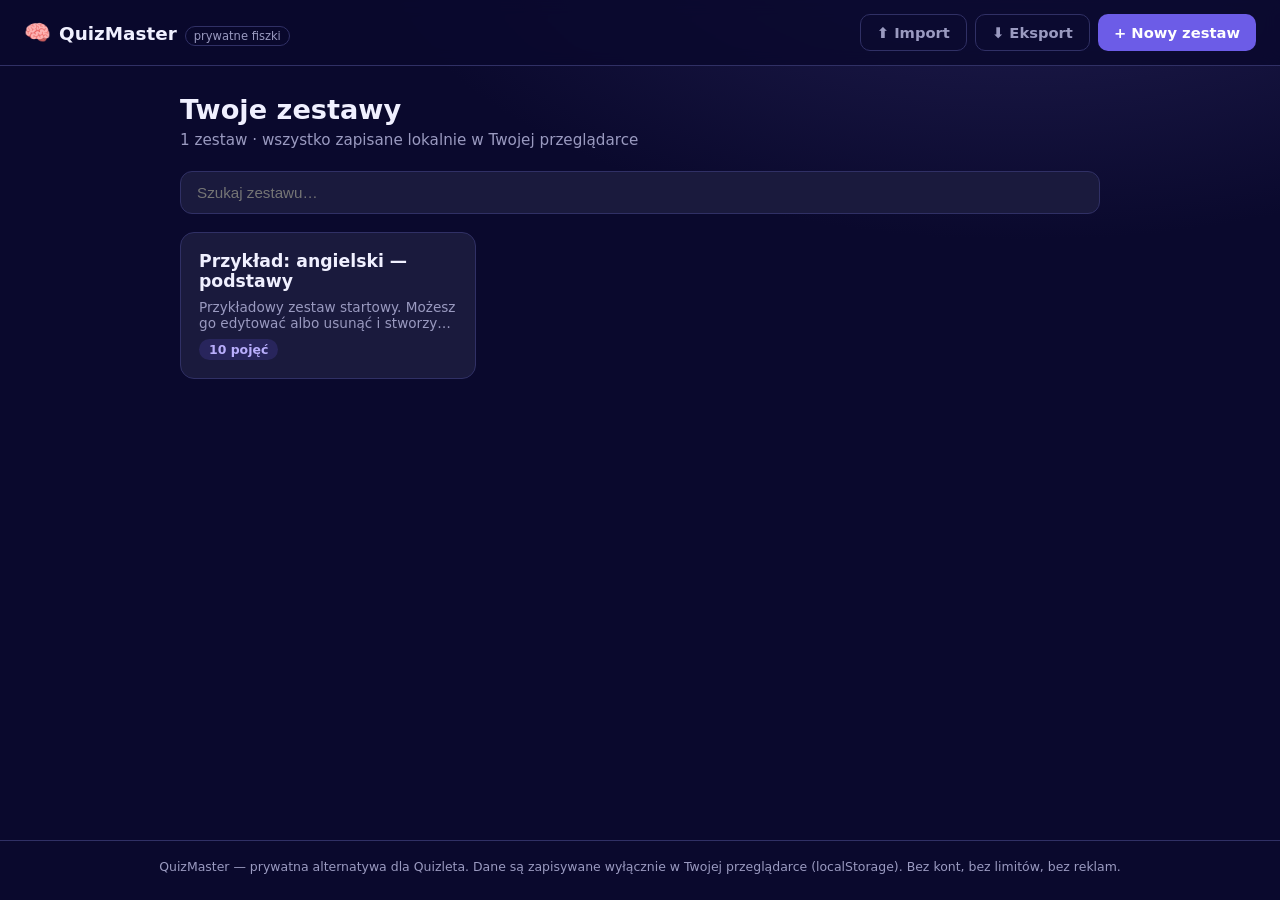
<file: index.html>
<!DOCTYPE html>
<html lang="pl">
<head>
  <meta charset="UTF-8">
  <meta name="viewport" content="width=device-width, initial-scale=1.0">
  <title>QuizMaster — Twoje prywatne fiszki</title>
  <link rel="stylesheet" href="css/style.css">
  <link rel="icon" href="data:image/svg+xml,<svg xmlns='http://www.w3.org/2000/svg' viewBox='0 0 100 100'><text y='.9em' font-size='90'>🧠</text></svg>">
</head>
<body>
  <header class="topbar">
    <button class="brand" id="brandBtn" title="Strona główna">
      <span class="brand-icon">🧠</span>
      <span class="brand-name">QuizMaster</span>
      <span class="brand-tag">prywatne fiszki</span>
    </button>
    <div class="topbar-actions">
      <button class="btn btn-ghost" id="importJsonBtn" title="Importuj zestawy z pliku JSON">⬆ Import</button>
      <button class="btn btn-ghost" id="exportJsonBtn" title="Eksportuj wszystkie zestawy do JSON">⬇ Eksport</button>
      <button class="btn btn-primary" id="newSetBtn">+ Nowy zestaw</button>
    </div>
  </header>

  <main id="app" class="container"></main>

  <footer class="footer">
    QuizMaster — prywatna alternatywa dla Quizleta. Dane są zapisywane wyłącznie w Twojej przeglądarce (localStorage). Bez kont, bez limitów, bez reklam.
  </footer>

  <input type="file" id="importFileInput" accept="application/json,.json" hidden>
  <div id="toast" class="toast" hidden></div>

  <script src="js/app.js"></script>
</body>
</html>
</file>
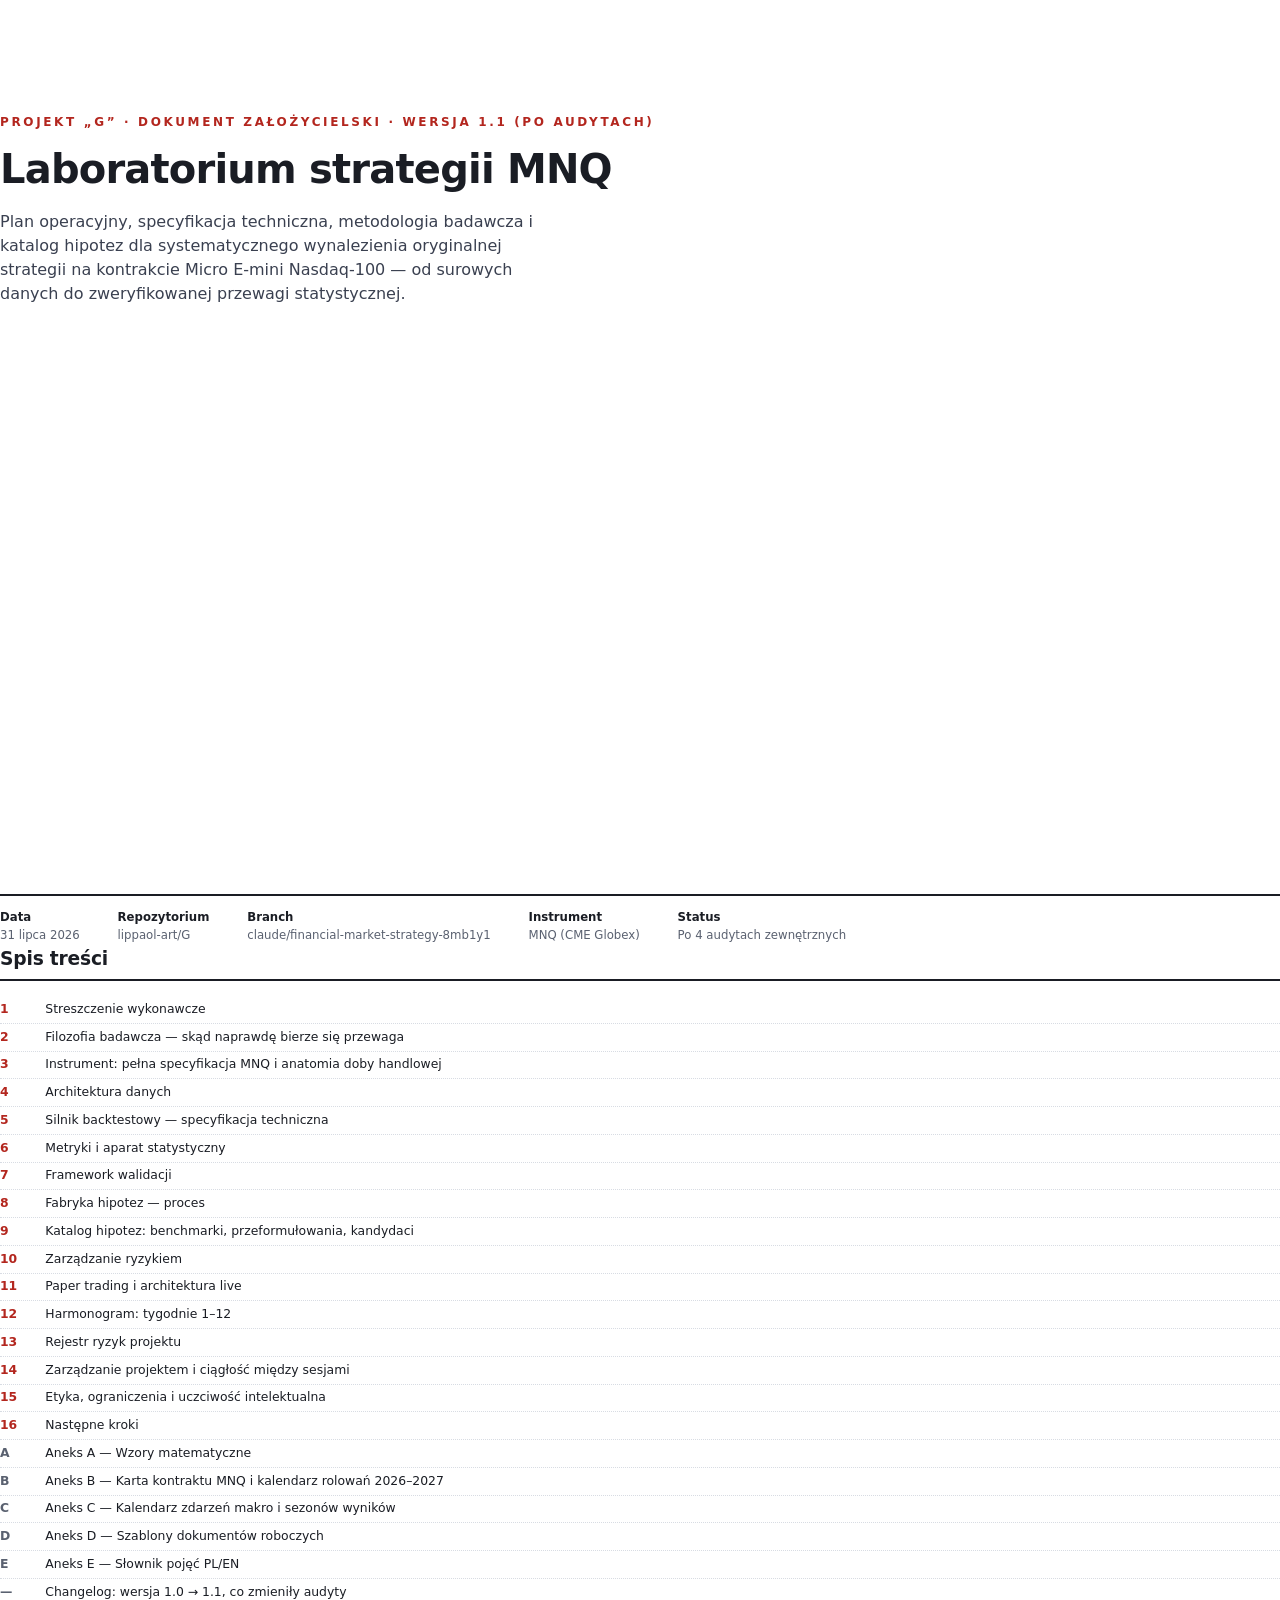
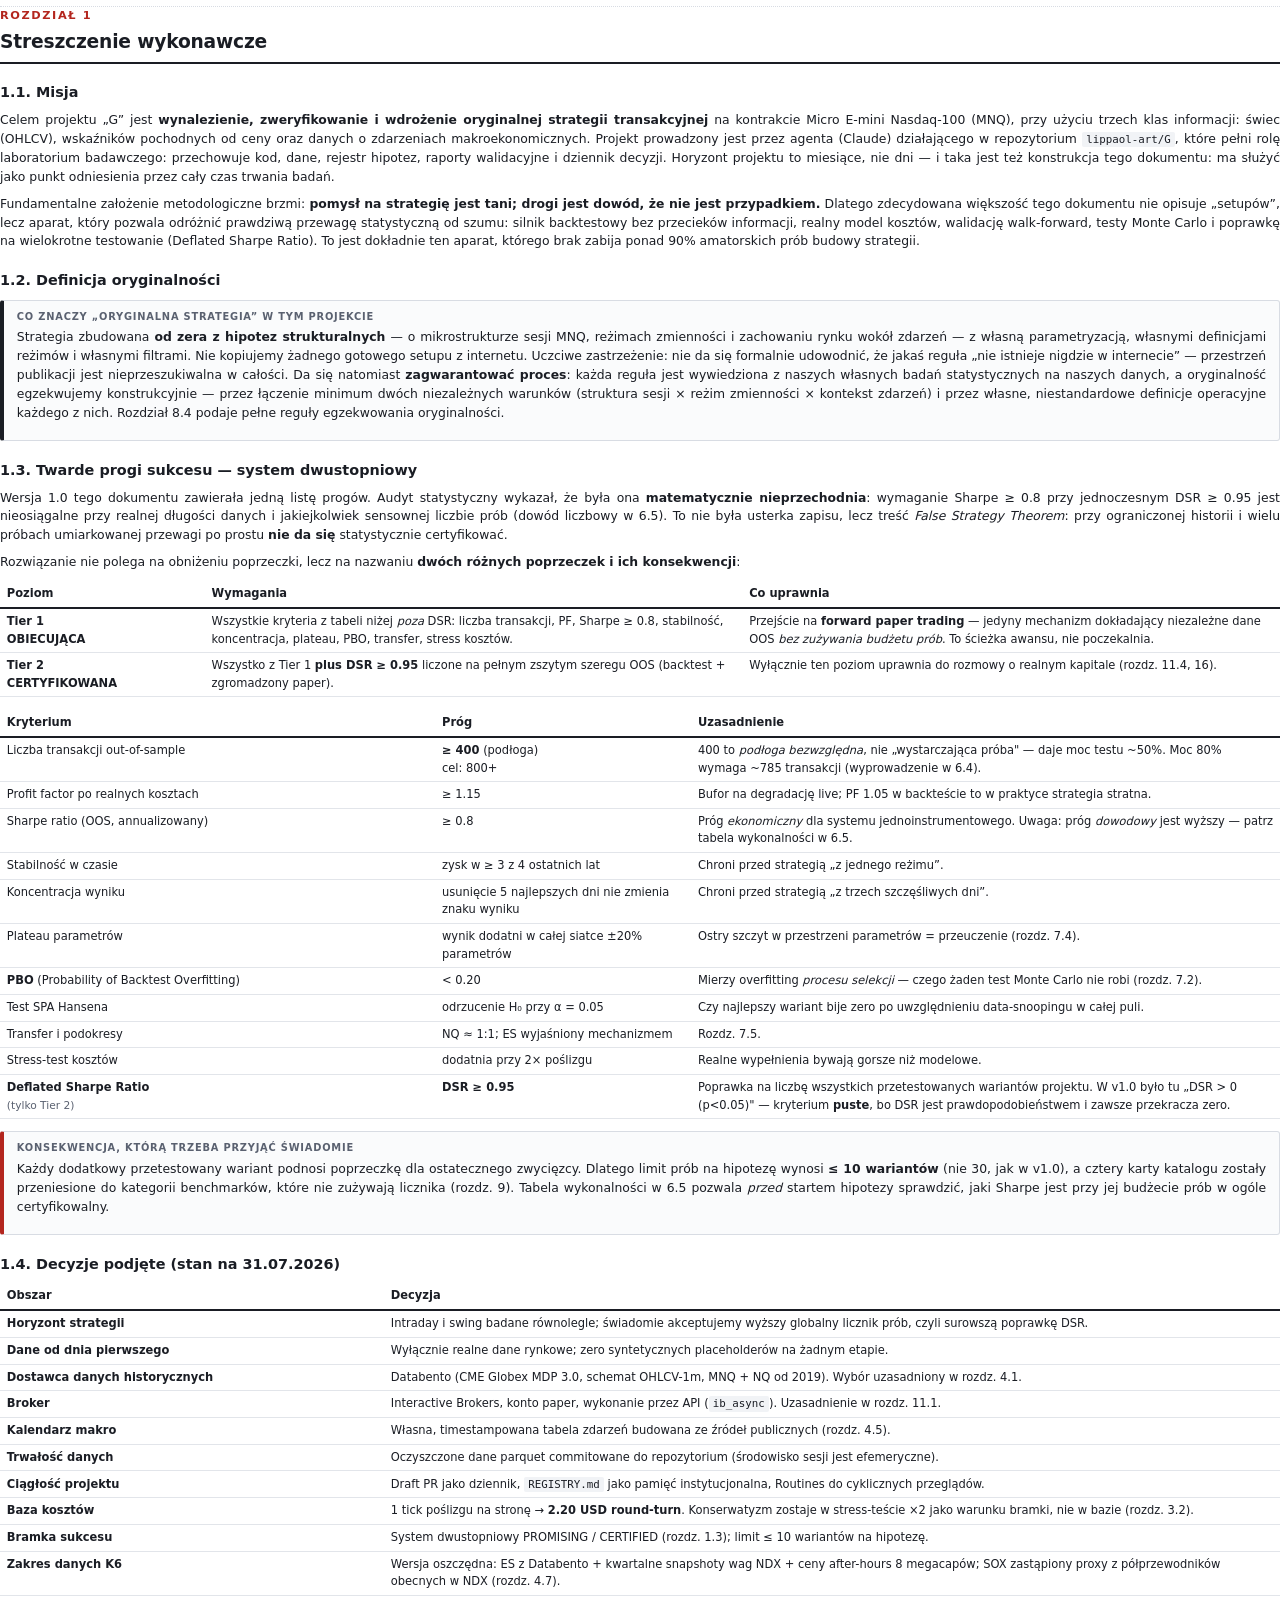
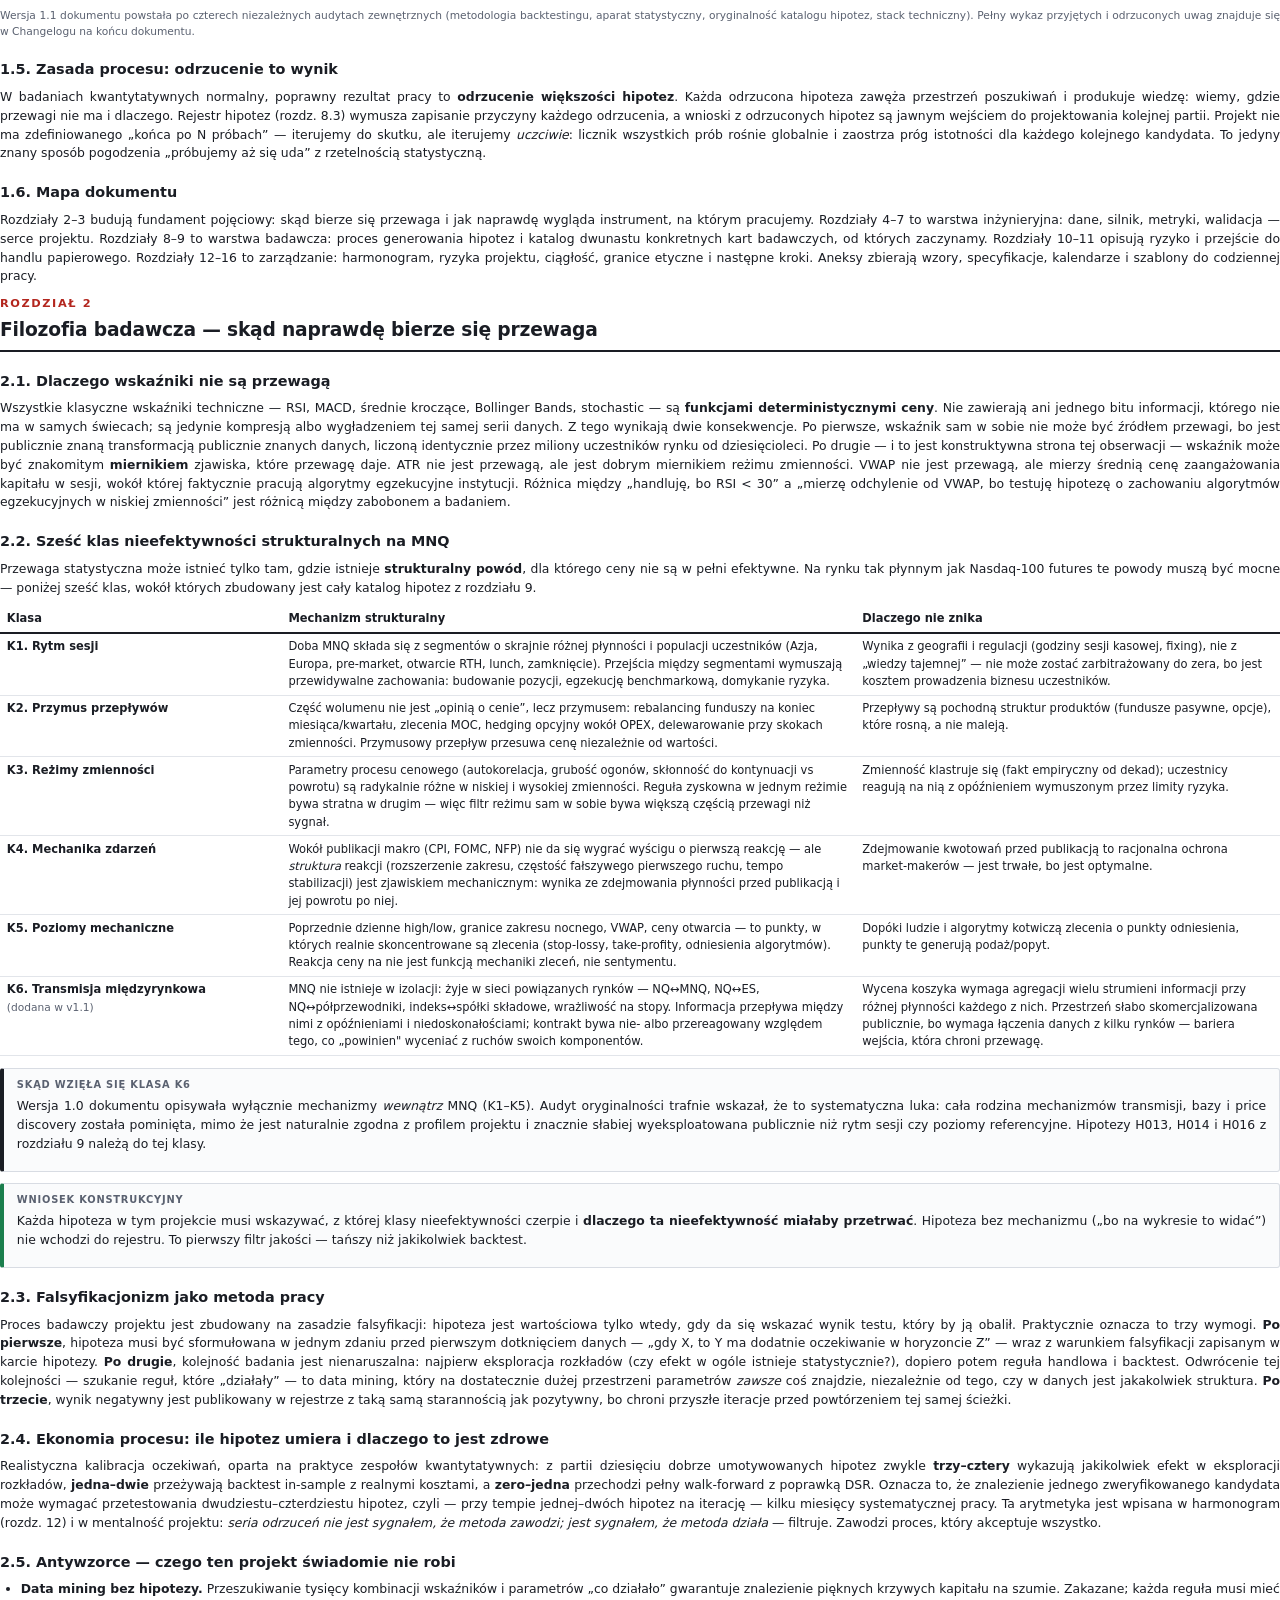
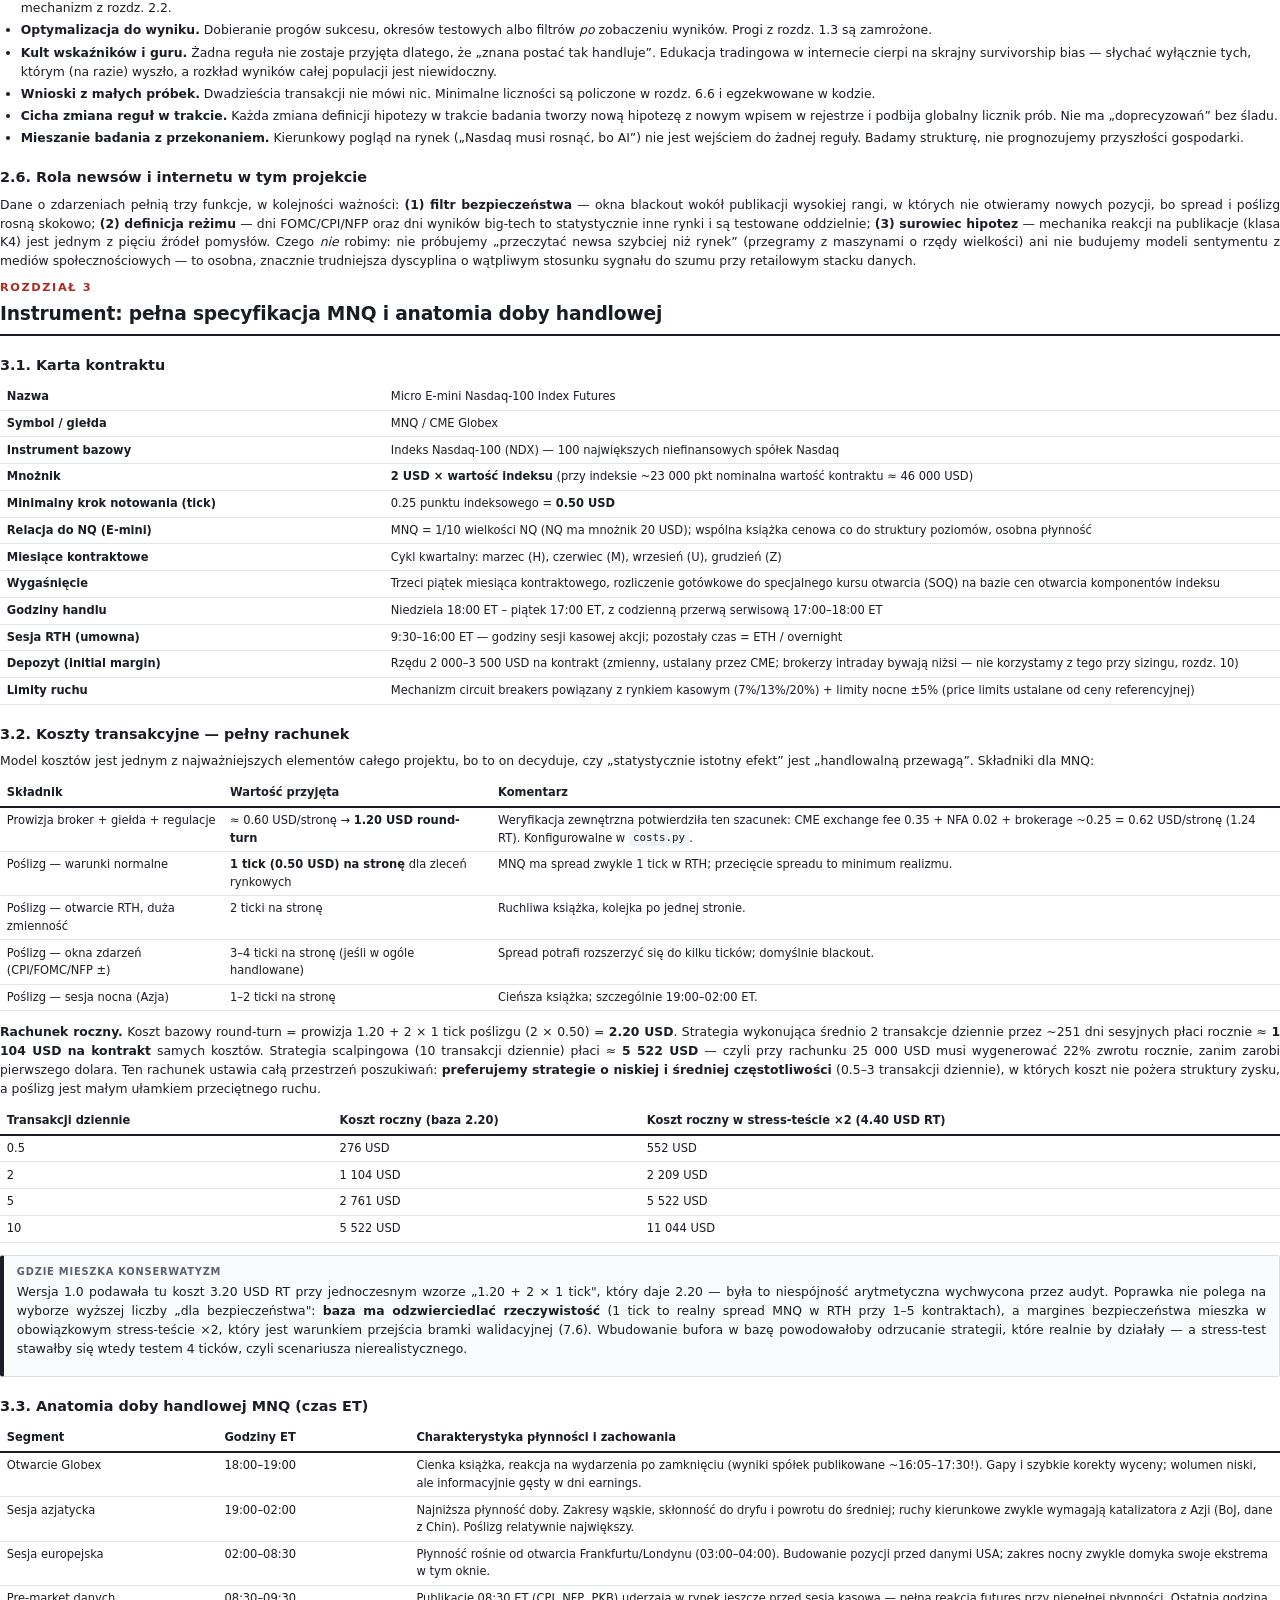
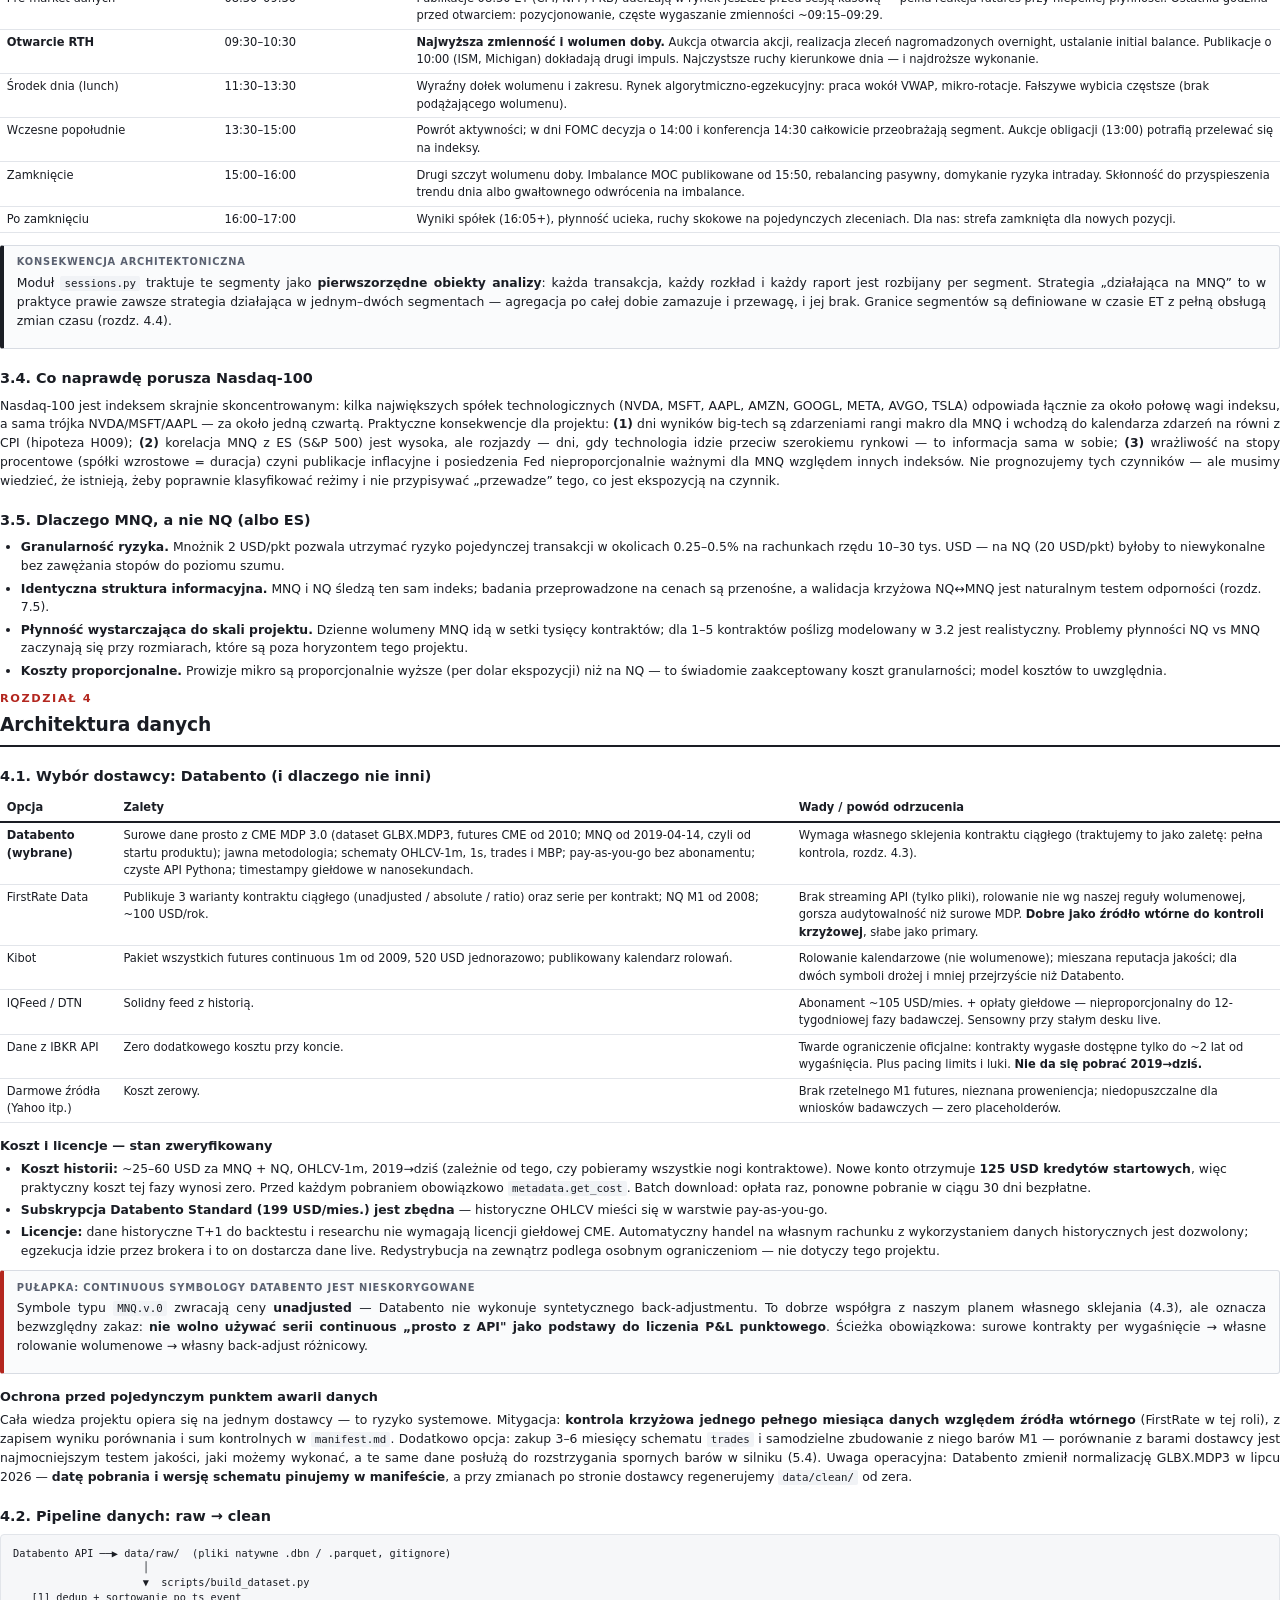
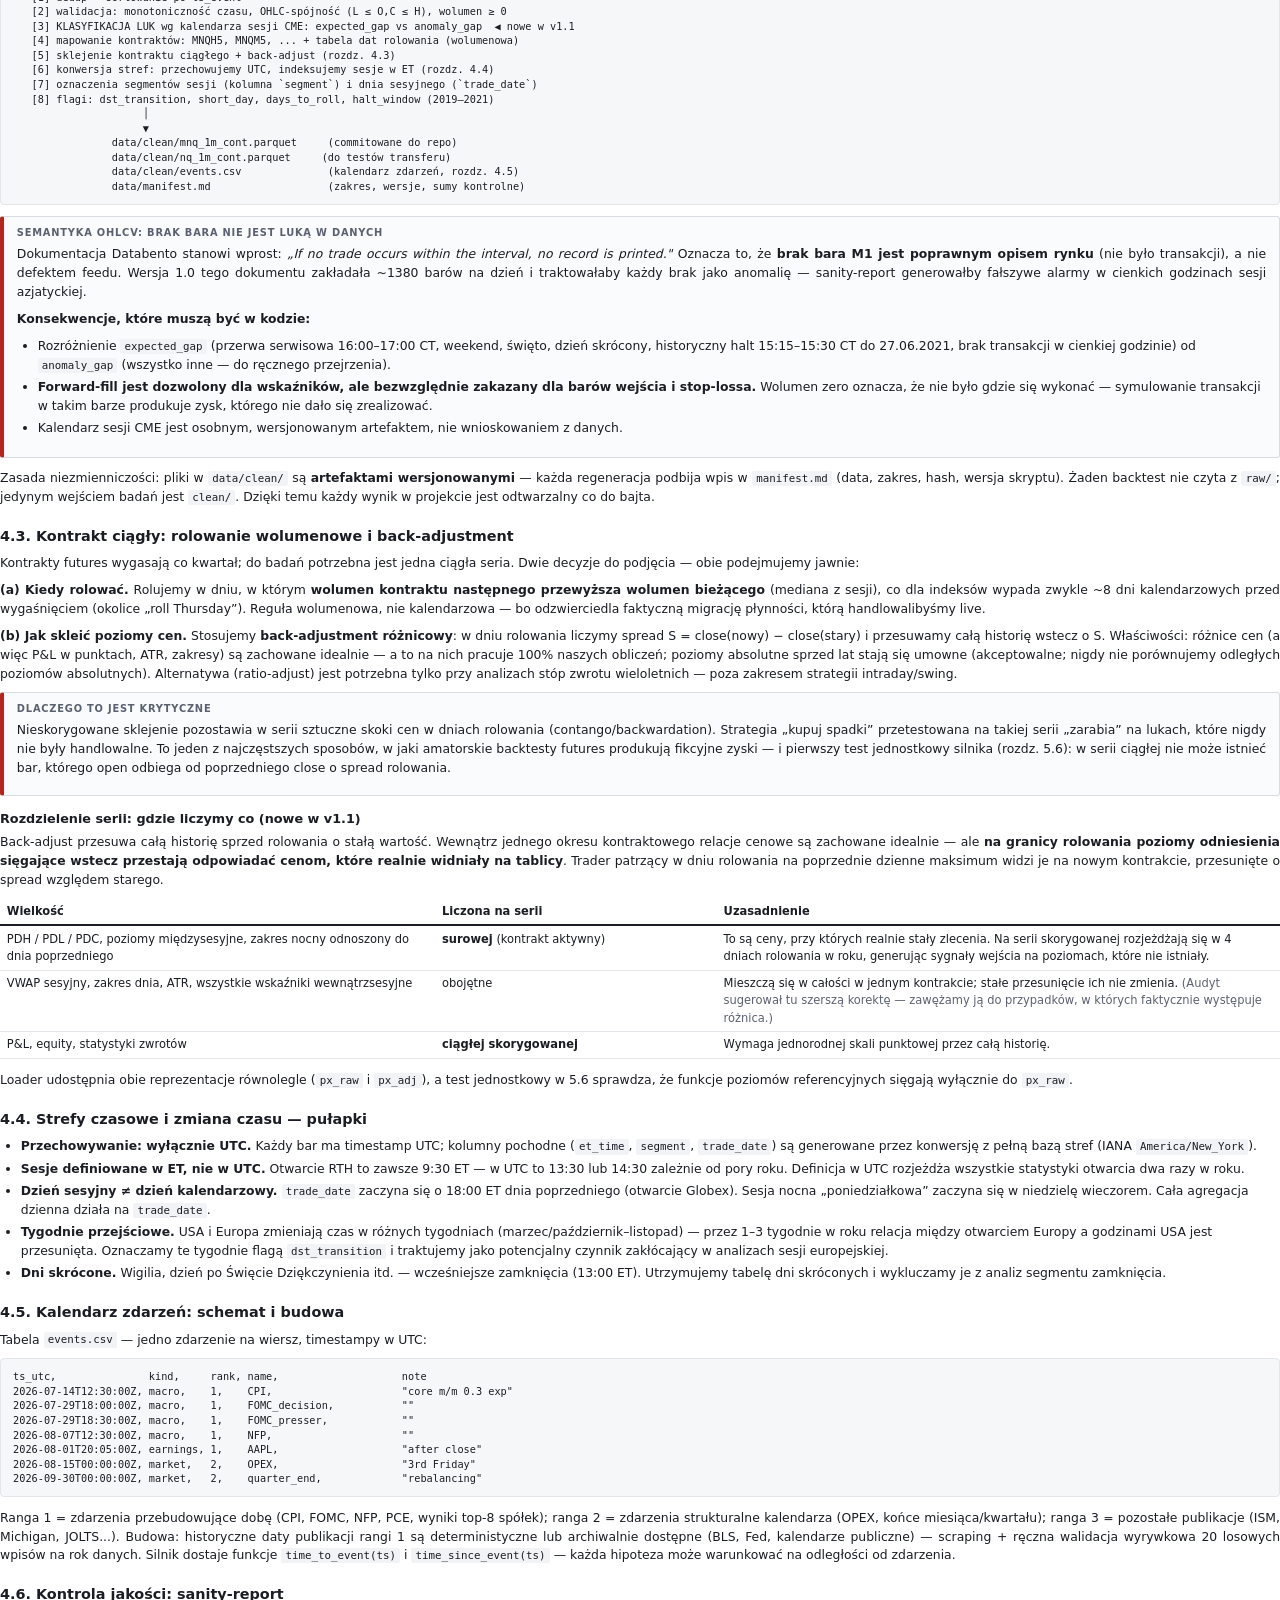
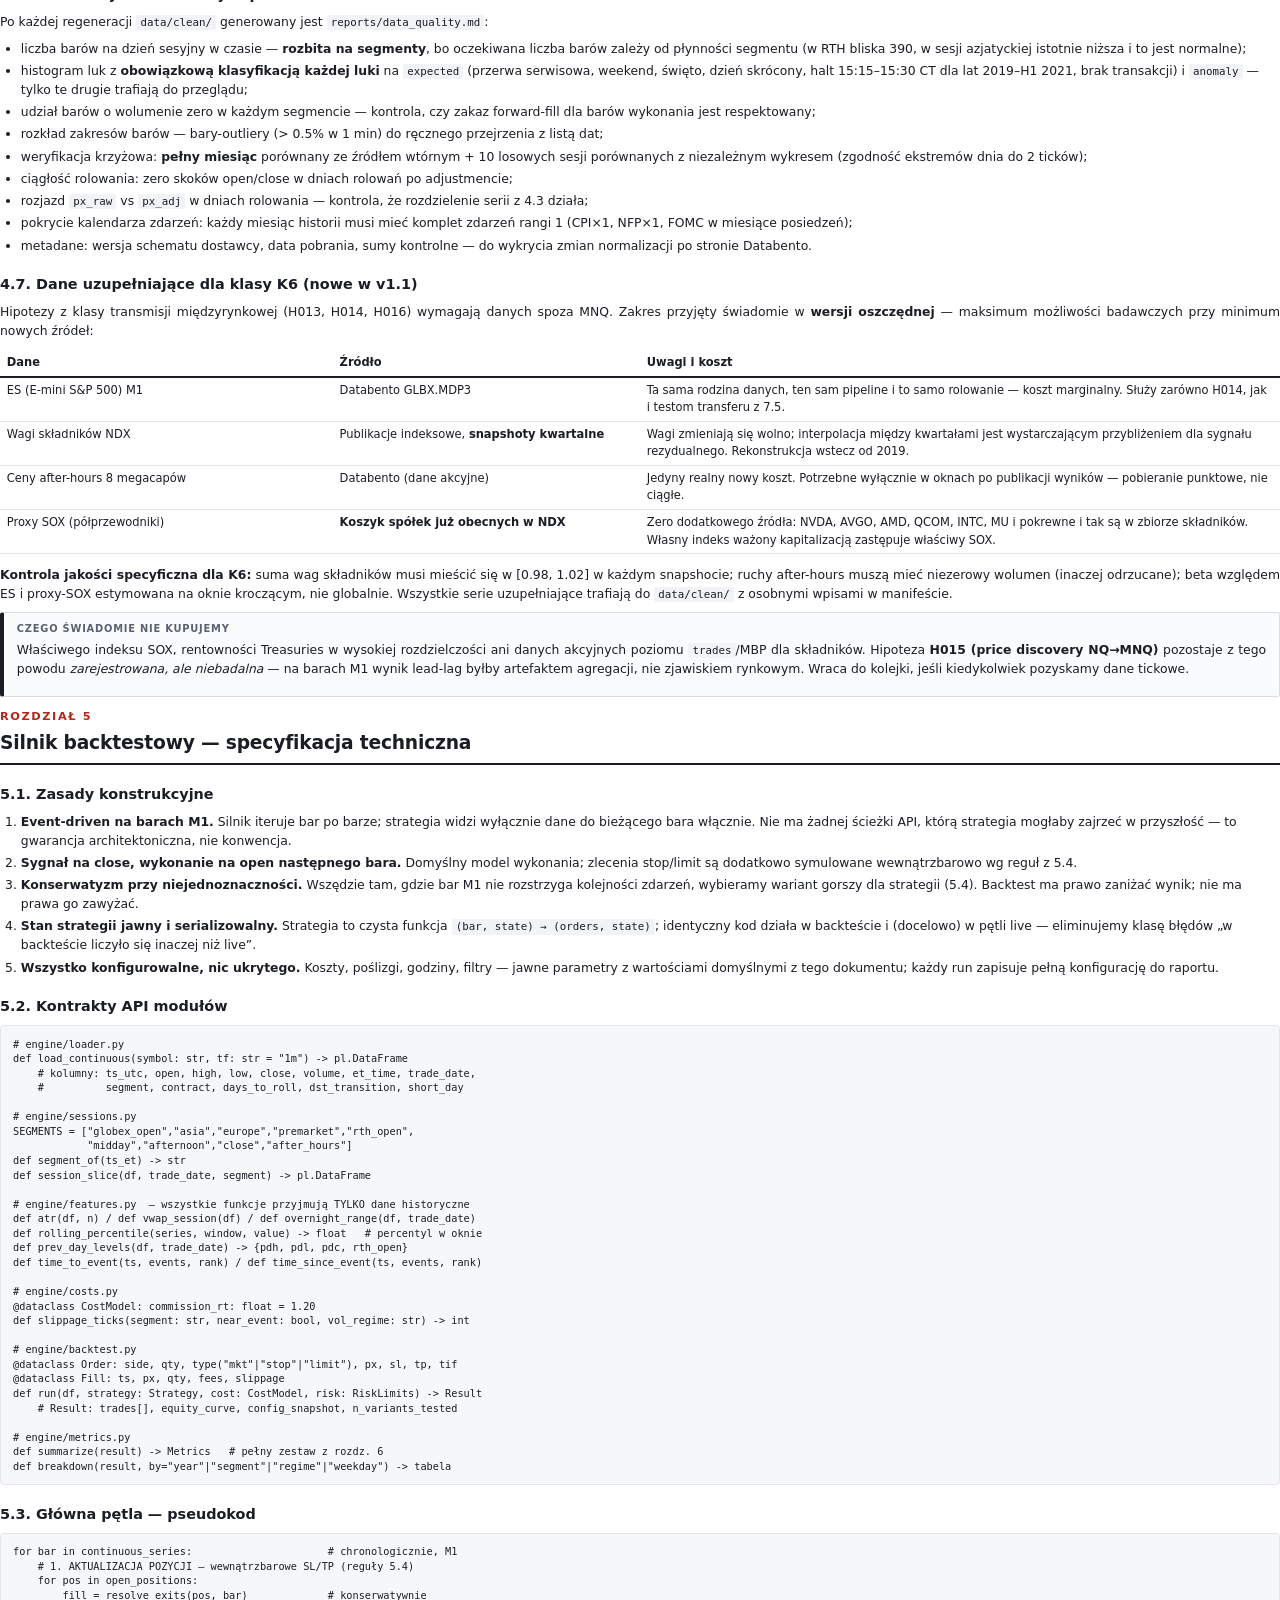
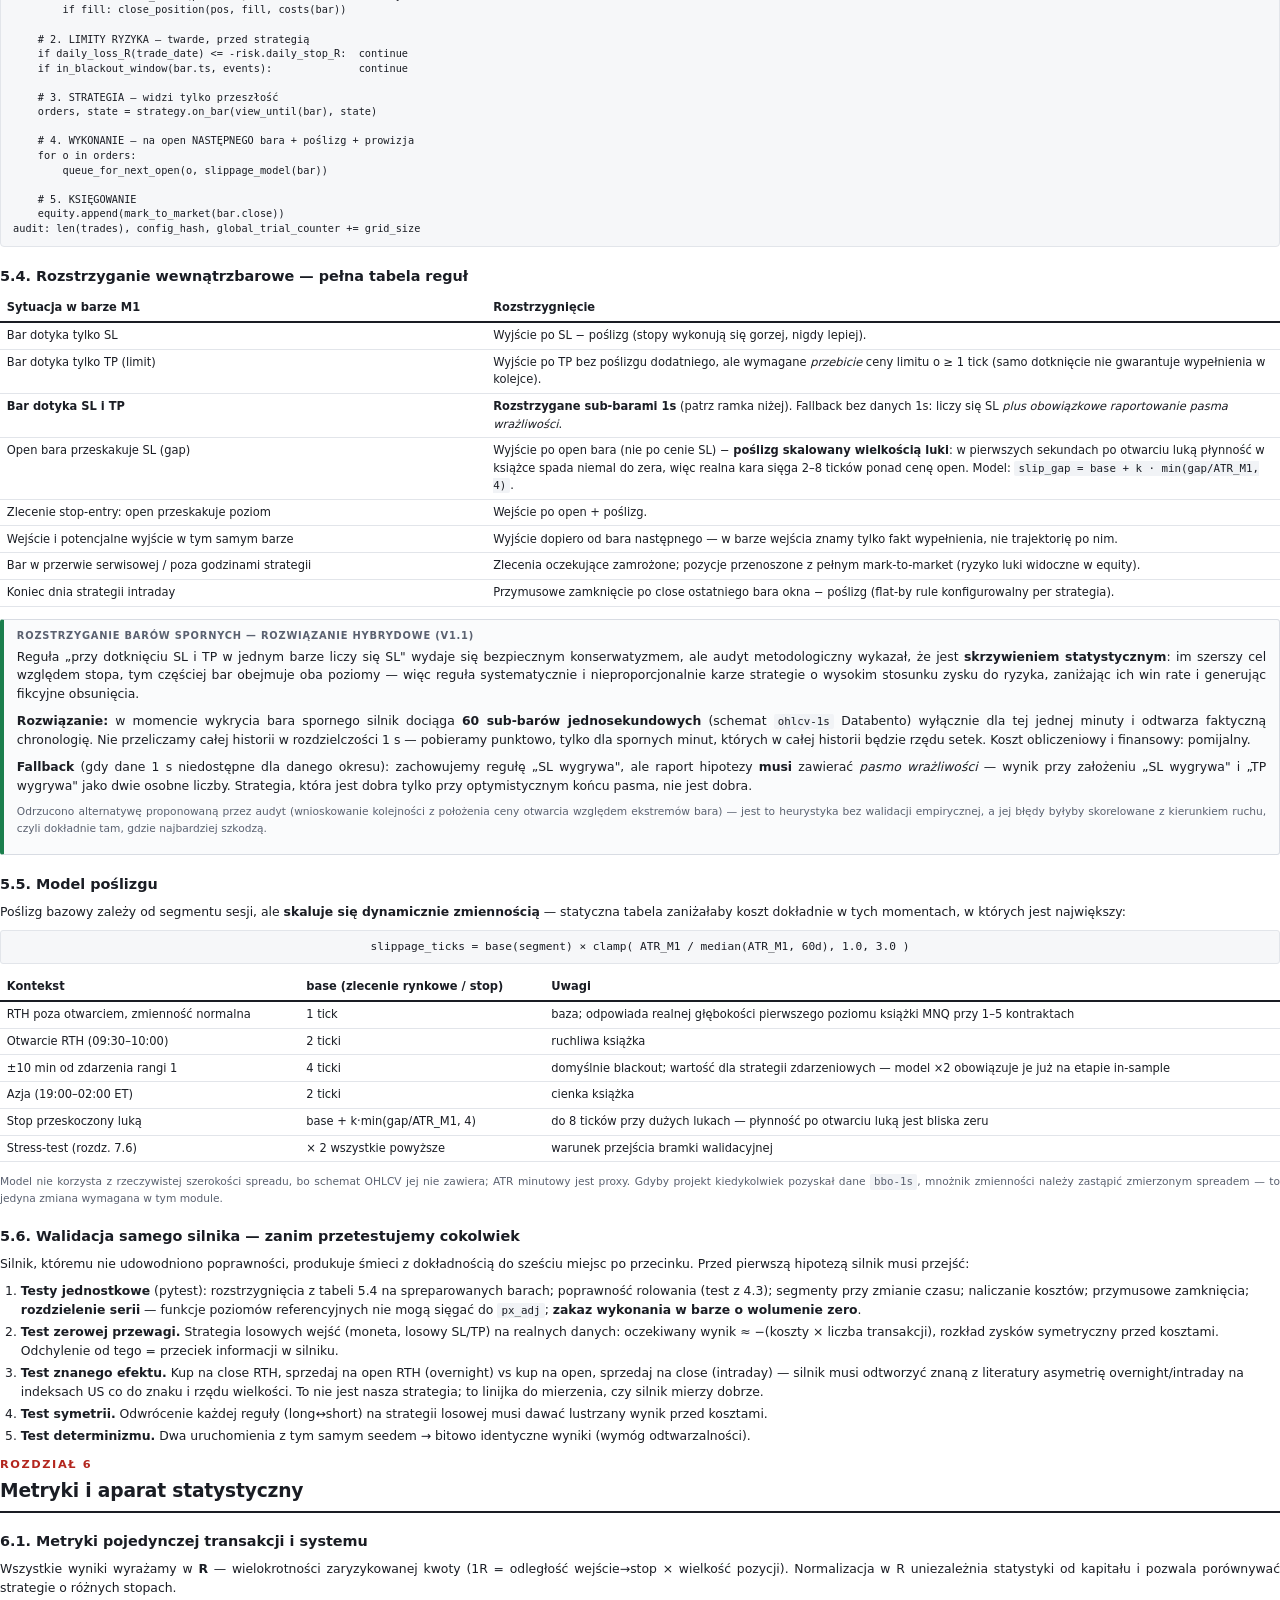
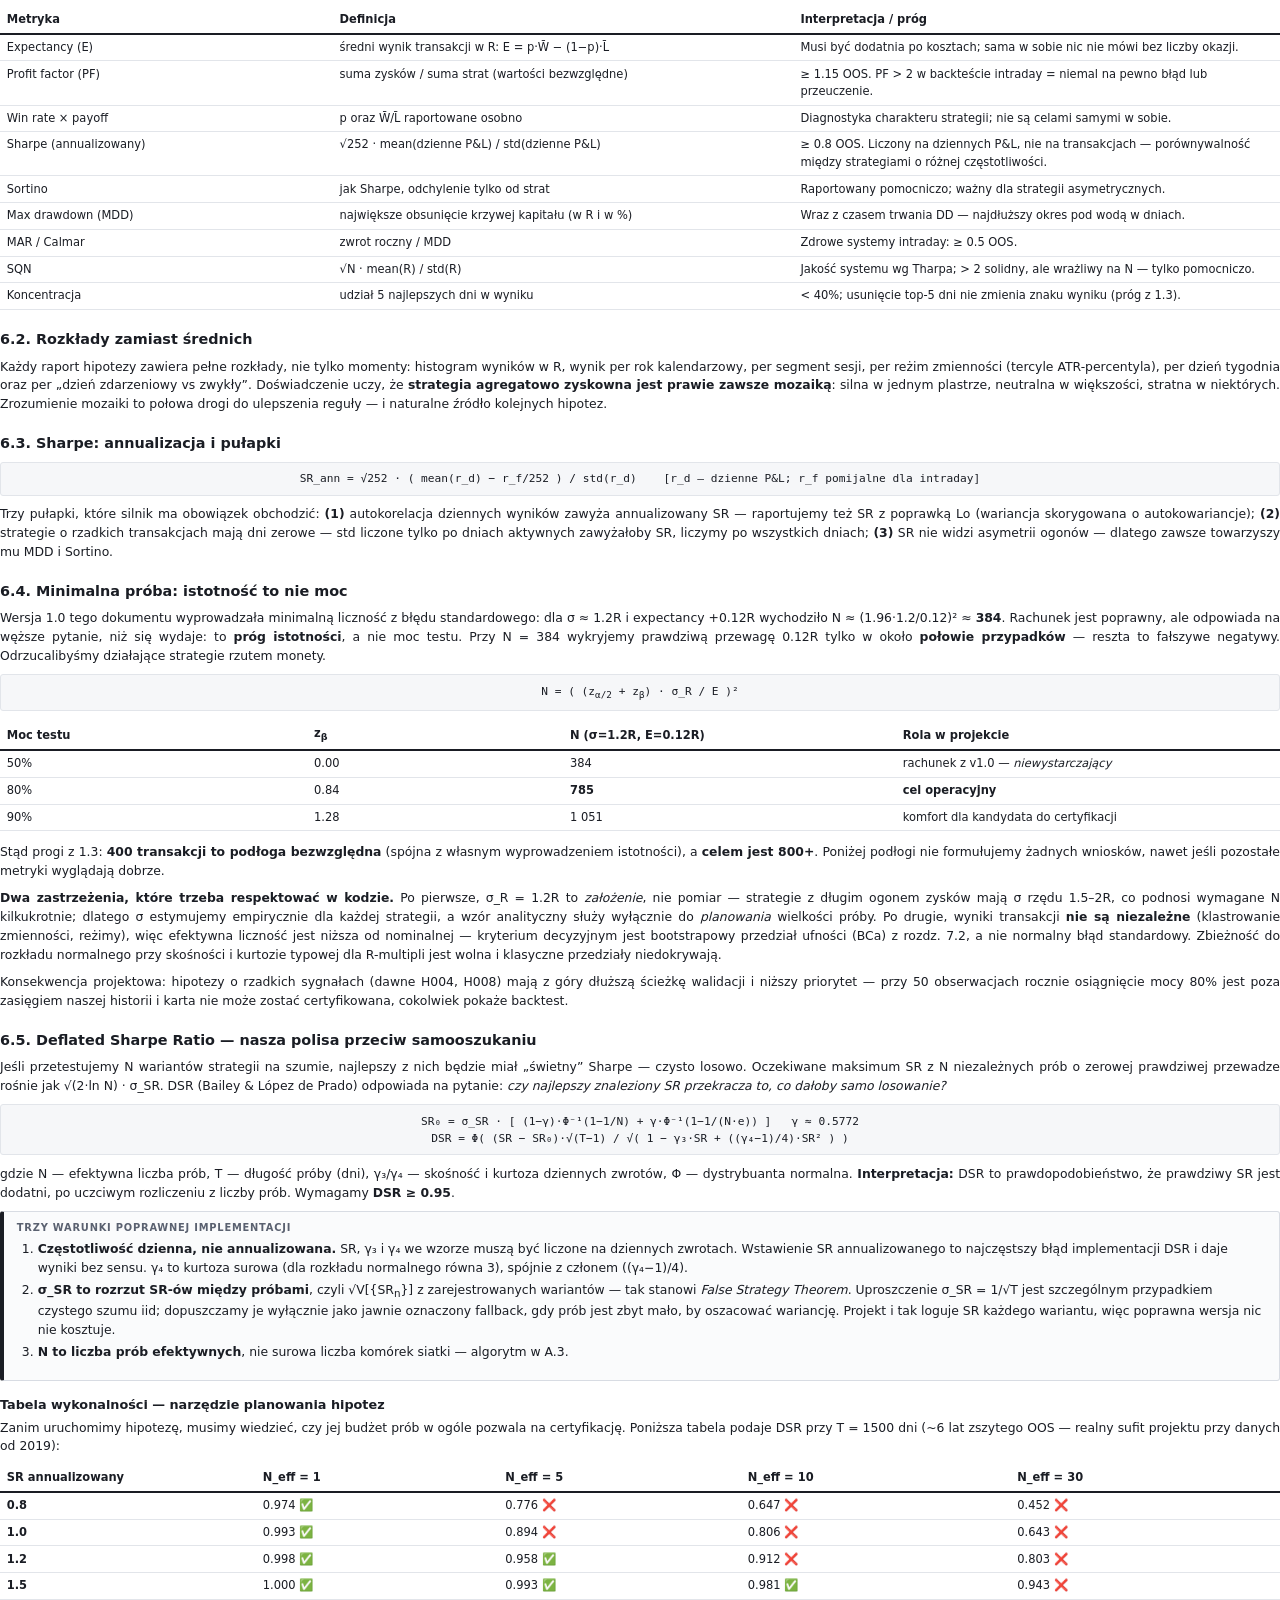
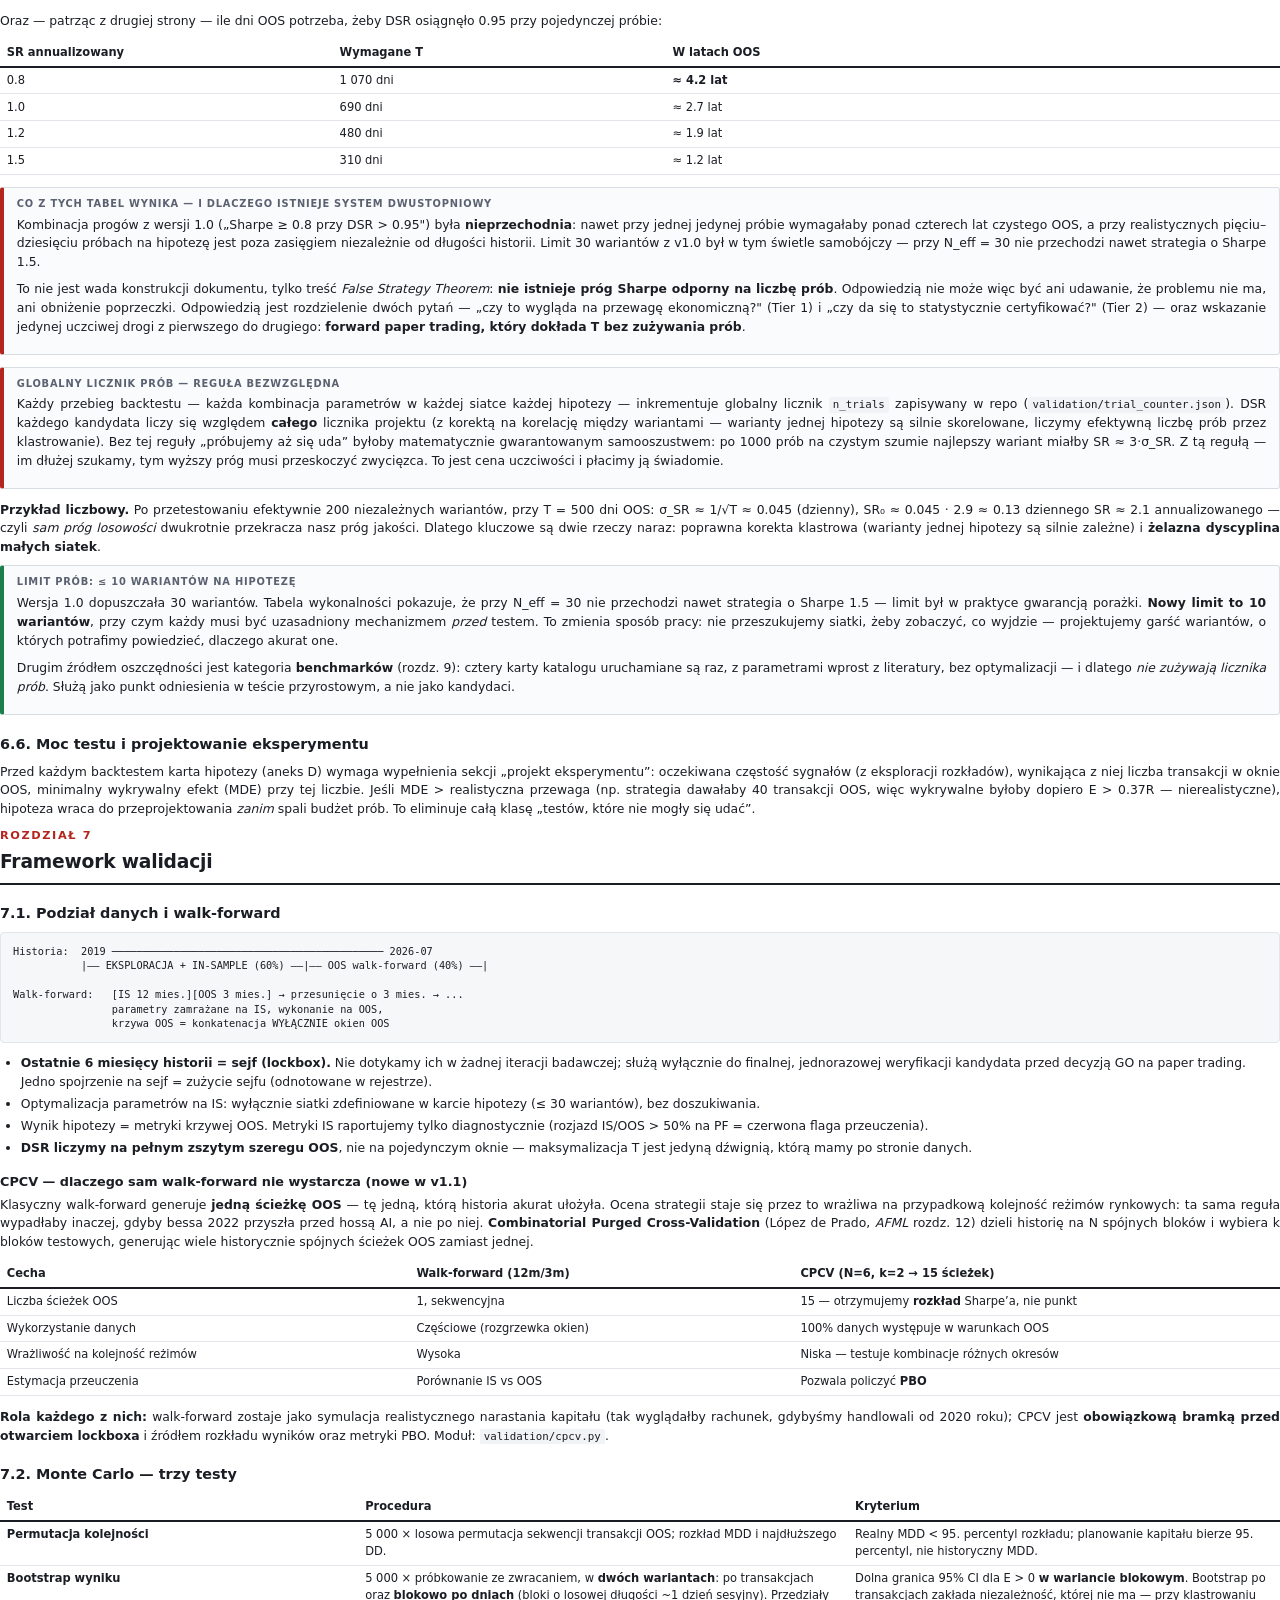
<file: docs/PLAN.html>
<!doctype html>
<html lang="pl">
<head>
<meta charset="utf-8">
<title>Projekt G — Plan operacyjny i specyfikacja badawcza</title>
<style>
  @page {
    size: A4; margin: 17mm 16mm 19mm 16mm;
    @bottom-right { content: counter(page); font-family: "DejaVu Sans", sans-serif; font-size: 8pt; color: #8a8f99; }
    @bottom-left { content: "Projekt G — Laboratorium strategii MNQ"; font-family: "DejaVu Sans", sans-serif; font-size: 7pt; color: #b0b4bc; }
  }
  * { box-sizing: border-box; }
  body { font-family: "DejaVu Sans", "Liberation Sans", sans-serif; font-size: 9.3pt; line-height: 1.52; color: #1a1d24; margin: 0; }
  h1 { font-size: 20pt; margin: 0 0 2mm; letter-spacing: -0.02em; }
  h2 { font-size: 14pt; margin: 0 0 4mm; padding-bottom: 1.5mm; border-bottom: 2.5px solid #1a1d24; letter-spacing: -0.01em; break-before: page; }
  h2.nobreak { break-before: auto; }
  h3 { font-size: 10.8pt; margin: 5mm 0 1.8mm; }
  h4 { font-size: 9.6pt; margin: 3.5mm 0 1.2mm; }
  p { margin: 0 0 2.2mm; text-align: justify; }
  ul, ol { margin: 0 0 2.5mm; padding-left: 5.5mm; }
  li { margin-bottom: 0.9mm; }
  code { font-family: "DejaVu Sans Mono", monospace; font-size: 8.1pt; background: #f1f3f6; padding: 0.3mm 1.1mm; border-radius: 2px; }
  pre { font-family: "DejaVu Sans Mono", monospace; font-size: 7.7pt; line-height: 1.42; background: #f6f7f9; border: 1px solid #e2e5ea; border-radius: 4px; padding: 2.8mm 3.2mm; overflow: hidden; margin: 0 0 3mm; break-inside: avoid; }
  .box { border: 1px solid #d8dce3; border-left: 4px solid #1a1d24; border-radius: 3px; padding: 2.4mm 3.4mm; margin: 2mm 0 3mm; background: #fafbfc; break-inside: avoid; }
  .box.accent { border-left-color: #b3261e; }
  .box.good { border-left-color: #1b7f4d; }
  .box .label { font-size: 7.4pt; font-weight: 700; text-transform: uppercase; letter-spacing: 0.08em; color: #5a6170; margin-bottom: 1mm; }
  table { border-collapse: collapse; width: 100%; margin: 1.5mm 0 3.2mm; font-size: 8.6pt; }
  th { text-align: left; border-bottom: 2px solid #1a1d24; padding: 1.2mm 1.8mm; vertical-align: bottom; }
  td { border-bottom: 1px solid #e2e5ea; padding: 1.1mm 1.8mm; vertical-align: top; }
  tr { break-inside: avoid; }
  .muted { color: #5a6170; }
  .small { font-size: 8pt; }
  strong { font-weight: 700; }
  .formula { font-family: "DejaVu Sans Mono", monospace; font-size: 8.4pt; background: #f6f7f9; border: 1px solid #e2e5ea; border-radius: 3px; padding: 2mm 3mm; margin: 1.5mm 0 2.5mm; text-align: center; break-inside: avoid; }
  .chapnum { display: block; font-size: 8.5pt; font-weight: 700; letter-spacing: 0.14em; text-transform: uppercase; color: #b3261e; margin-bottom: 1mm; }

  /* Okładka */
  .cover { height: 250mm; display: flex; flex-direction: column; justify-content: space-between; break-after: page; }
  .cover .top { padding-top: 30mm; }
  .cover .kicker { font-size: 9pt; font-weight: 700; letter-spacing: 0.22em; text-transform: uppercase; color: #b3261e; margin-bottom: 4mm; }
  .cover h1 { font-size: 30pt; line-height: 1.12; margin-bottom: 5mm; }
  .cover .sub { font-size: 12pt; color: #3a4050; max-width: 150mm; line-height: 1.5; }
  .cover .meta { border-top: 2.5px solid #1a1d24; padding-top: 3.5mm; font-size: 8.8pt; color: #5a6170; display: flex; gap: 10mm; }
  .cover .meta div span { display: block; font-weight: 700; color: #1a1d24; }

  /* Spis treści */
  .toc { break-after: page; }
  .toc h2 { break-before: auto; }
  .toc ol { list-style: none; padding: 0; margin: 0; column-count: 1; }
  .toc li { display: flex; gap: 3mm; padding: 1.05mm 0; border-bottom: 1px dotted #d8dce3; margin: 0; }
  .toc .n { font-weight: 700; min-width: 9mm; color: #b3261e; }
  .toc .anx .n { color: #5a6170; }

  /* Karty hipotez */
  .hcard { border: 1.5px solid #1a1d24; border-radius: 4px; margin: 0 0 4mm; break-inside: avoid; }
  .hcard .hhead { background: #1a1d24; color: #fff; padding: 1.8mm 3.2mm; display: flex; justify-content: space-between; align-items: baseline; }
  .hcard .hhead .hid { font-weight: 700; font-size: 10pt; letter-spacing: 0.05em; }
  .hcard .hhead .htag { font-size: 7.6pt; color: #c8ccd4; text-transform: uppercase; letter-spacing: 0.08em; }
  .hcard .hbody { padding: 2.4mm 3.2mm; }
  .hcard .hbody p { margin-bottom: 1.8mm; }
  .hcard .hyp { font-weight: 700; }
  .hcard table { margin: 1.5mm 0 1mm; }

  .kv td:first-child { font-weight: 700; width: 30%; }
  .avoid { break-inside: avoid; }
  .footer-note { margin-top: 6mm; padding-top: 2mm; border-top: 1px solid #d8dce3; font-size: 7.8pt; color: #5a6170; }
</style>
</head>
<body>

<!-- ============ OKŁADKA ============ -->
<div class="cover">
  <div class="top">
    <div class="kicker">Projekt „G” · Dokument założycielski · wersja 1.1 (po audytach)</div>
    <h1>Laboratorium strategii MNQ</h1>
    <div class="sub">Plan operacyjny, specyfikacja techniczna, metodologia badawcza i katalog hipotez dla systematycznego wynalezienia oryginalnej strategii na kontrakcie Micro E-mini Nasdaq-100 — od surowych danych do zweryfikowanej przewagi statystycznej.</div>
  </div>
  <div class="meta">
    <div><span>Data</span>31 lipca 2026</div>
    <div><span>Repozytorium</span>lippaol-art/G</div>
    <div><span>Branch</span>claude/financial-market-strategy-8mb1y1</div>
    <div><span>Instrument</span>MNQ (CME Globex)</div>
    <div><span>Status</span>Po 4 audytach zewnętrznych</div>
  </div>
</div>

<!-- ============ SPIS TREŚCI ============ -->
<div class="toc">
<h2 class="nobreak">Spis treści</h2>
<ol>
  <li><span class="n">1</span><span>Streszczenie wykonawcze</span></li>
  <li><span class="n">2</span><span>Filozofia badawcza — skąd naprawdę bierze się przewaga</span></li>
  <li><span class="n">3</span><span>Instrument: pełna specyfikacja MNQ i anatomia doby handlowej</span></li>
  <li><span class="n">4</span><span>Architektura danych</span></li>
  <li><span class="n">5</span><span>Silnik backtestowy — specyfikacja techniczna</span></li>
  <li><span class="n">6</span><span>Metryki i aparat statystyczny</span></li>
  <li><span class="n">7</span><span>Framework walidacji</span></li>
  <li><span class="n">8</span><span>Fabryka hipotez — proces</span></li>
  <li><span class="n">9</span><span>Katalog hipotez: benchmarki, przeformułowania, kandydaci</span></li>
  <li><span class="n">10</span><span>Zarządzanie ryzykiem</span></li>
  <li><span class="n">11</span><span>Paper trading i architektura live</span></li>
  <li><span class="n">12</span><span>Harmonogram: tygodnie 1–12</span></li>
  <li><span class="n">13</span><span>Rejestr ryzyk projektu</span></li>
  <li><span class="n">14</span><span>Zarządzanie projektem i ciągłość między sesjami</span></li>
  <li><span class="n">15</span><span>Etyka, ograniczenia i uczciwość intelektualna</span></li>
  <li><span class="n">16</span><span>Następne kroki</span></li>
  <li class="anx"><span class="n">A</span><span>Aneks A — Wzory matematyczne</span></li>
  <li class="anx"><span class="n">B</span><span>Aneks B — Karta kontraktu MNQ i kalendarz rolowań 2026–2027</span></li>
  <li class="anx"><span class="n">C</span><span>Aneks C — Kalendarz zdarzeń makro i sezonów wyników</span></li>
  <li class="anx"><span class="n">D</span><span>Aneks D — Szablony dokumentów roboczych</span></li>
  <li class="anx"><span class="n">E</span><span>Aneks E — Słownik pojęć PL/EN</span></li>
  <li class="anx"><span class="n">—</span><span>Changelog: wersja 1.0 → 1.1, co zmieniły audyty</span></li>
</ol>
</div>

<!-- ============ ROZDZIAŁ 1 ============ -->
<h2 class="nobreak"><span class="chapnum">Rozdział 1</span>Streszczenie wykonawcze</h2>

<h3>1.1. Misja</h3>
<p>Celem projektu „G” jest <strong>wynalezienie, zweryfikowanie i wdrożenie oryginalnej strategii transakcyjnej</strong> na kontrakcie Micro E-mini Nasdaq-100 (MNQ), przy użyciu trzech klas informacji: świec (OHLCV), wskaźników pochodnych od ceny oraz danych o zdarzeniach makroekonomicznych. Projekt prowadzony jest przez agenta (Claude) działającego w repozytorium <code>lippaol-art/G</code>, które pełni rolę laboratorium badawczego: przechowuje kod, dane, rejestr hipotez, raporty walidacyjne i dziennik decyzji. Horyzont projektu to miesiące, nie dni — i taka jest też konstrukcja tego dokumentu: ma służyć jako punkt odniesienia przez cały czas trwania badań.</p>
<p>Fundamentalne założenie metodologiczne brzmi: <strong>pomysł na strategię jest tani; drogi jest dowód, że nie jest przypadkiem.</strong> Dlatego zdecydowana większość tego dokumentu nie opisuje „setupów”, lecz aparat, który pozwala odróżnić prawdziwą przewagę statystyczną od szumu: silnik backtestowy bez przecieków informacji, realny model kosztów, walidację walk-forward, testy Monte Carlo i poprawkę na wielokrotne testowanie (Deflated Sharpe Ratio). To jest dokładnie ten aparat, którego brak zabija ponad 90% amatorskich prób budowy strategii.</p>

<h3>1.2. Definicja oryginalności</h3>
<div class="box">
<div class="label">Co znaczy „oryginalna strategia” w tym projekcie</div>
<p>Strategia zbudowana <strong>od zera z hipotez strukturalnych</strong> — o mikrostrukturze sesji MNQ, reżimach zmienności i zachowaniu rynku wokół zdarzeń — z własną parametryzacją, własnymi definicjami reżimów i własnymi filtrami. Nie kopiujemy żadnego gotowego setupu z internetu. Uczciwe zastrzeżenie: nie da się formalnie udowodnić, że jakaś reguła „nie istnieje nigdzie w internecie” — przestrzeń publikacji jest nieprzeszukiwalna w całości. Da się natomiast <strong>zagwarantować proces</strong>: każda reguła jest wywiedziona z naszych własnych badań statystycznych na naszych danych, a oryginalność egzekwujemy konstrukcyjnie — przez łączenie minimum dwóch niezależnych warunków (struktura sesji × reżim zmienności × kontekst zdarzeń) i przez własne, niestandardowe definicje operacyjne każdego z nich. Rozdział 8.4 podaje pełne reguły egzekwowania oryginalności.</p>
</div>

<h3>1.3. Twarde progi sukcesu — system dwustopniowy</h3>
<p>Wersja 1.0 tego dokumentu zawierała jedną listę progów. Audyt statystyczny wykazał, że była ona <strong>matematycznie nieprzechodnia</strong>: wymaganie Sharpe ≥ 0.8 przy jednoczesnym DSR ≥ 0.95 jest nieosiągalne przy realnej długości danych i jakiejkolwiek sensownej liczbie prób (dowód liczbowy w 6.5). To nie była usterka zapisu, lecz treść <em>False Strategy Theorem</em>: przy ograniczonej historii i wielu próbach umiarkowanej przewagi po prostu <strong>nie da się</strong> statystycznie certyfikować.</p>
<p>Rozwiązanie nie polega na obniżeniu poprzeczki, lecz na nazwaniu <strong>dwóch różnych poprzeczek i ich konsekwencji</strong>:</p>
<table>
<tr><th style="width:16%">Poziom</th><th style="width:42%">Wymagania</th><th>Co uprawnia</th></tr>
<tr><td><strong>Tier 1<br>OBIECUJĄCA</strong></td><td>Wszystkie kryteria z tabeli niżej <em>poza</em> DSR: liczba transakcji, PF, Sharpe ≥ 0.8, stabilność, koncentracja, plateau, PBO, transfer, stress kosztów.</td><td>Przejście na <strong>forward paper trading</strong> — jedyny mechanizm dokładający niezależne dane OOS <em>bez zużywania budżetu prób</em>. To ścieżka awansu, nie poczekalnia.</td></tr>
<tr><td><strong>Tier 2<br>CERTYFIKOWANA</strong></td><td>Wszystko z Tier 1 <strong>plus DSR ≥ 0.95</strong> liczone na pełnym zszytym szeregu OOS (backtest + zgromadzony paper).</td><td>Wyłącznie ten poziom uprawnia do rozmowy o realnym kapitale (rozdz. 11.4, 16).</td></tr>
</table>
<table>
<tr><th style="width:34%">Kryterium</th><th style="width:20%">Próg</th><th>Uzasadnienie</th></tr>
<tr><td>Liczba transakcji out-of-sample</td><td><strong>≥ 400</strong> (podłoga)<br>cel: 800+</td><td>400 to <em>podłoga bezwzględna</em>, nie „wystarczająca próba" — daje moc testu ~50%. Moc 80% wymaga ~785 transakcji (wyprowadzenie w 6.4).</td></tr>
<tr><td>Profit factor po realnych kosztach</td><td>≥ 1.15</td><td>Bufor na degradację live; PF 1.05 w backteście to w praktyce strategia stratna.</td></tr>
<tr><td>Sharpe ratio (OOS, annualizowany)</td><td>≥ 0.8</td><td>Próg <em>ekonomiczny</em> dla systemu jednoinstrumentowego. Uwaga: próg <em>dowodowy</em> jest wyższy — patrz tabela wykonalności w 6.5.</td></tr>
<tr><td>Stabilność w czasie</td><td>zysk w ≥ 3 z 4 ostatnich lat</td><td>Chroni przed strategią „z jednego reżimu”.</td></tr>
<tr><td>Koncentracja wyniku</td><td>usunięcie 5 najlepszych dni nie zmienia znaku wyniku</td><td>Chroni przed strategią „z trzech szczęśliwych dni”.</td></tr>
<tr><td>Plateau parametrów</td><td>wynik dodatni w całej siatce ±20% parametrów</td><td>Ostry szczyt w przestrzeni parametrów = przeuczenie (rozdz. 7.4).</td></tr>
<tr><td><strong>PBO</strong> (Probability of Backtest Overfitting)</td><td>&lt; 0.20</td><td>Mierzy overfitting <em>procesu selekcji</em> — czego żaden test Monte Carlo nie robi (rozdz. 7.2).</td></tr>
<tr><td>Test SPA Hansena</td><td>odrzucenie H₀ przy α = 0.05</td><td>Czy najlepszy wariant bije zero po uwzględnieniu data-snoopingu w całej puli.</td></tr>
<tr><td>Transfer i podokresy</td><td>NQ ≈ 1:1; ES wyjaśniony mechanizmem</td><td>Rozdz. 7.5.</td></tr>
<tr><td>Stress-test kosztów</td><td>dodatnia przy 2× poślizgu</td><td>Realne wypełnienia bywają gorsze niż modelowe.</td></tr>
<tr><td><strong>Deflated Sharpe Ratio</strong><br><span class="muted small">(tylko Tier 2)</span></td><td><strong>DSR ≥ 0.95</strong></td><td>Poprawka na liczbę wszystkich przetestowanych wariantów projektu. W v1.0 było tu „DSR &gt; 0 (p&lt;0.05)" — kryterium <strong>puste</strong>, bo DSR jest prawdopodobieństwem i zawsze przekracza zero.</td></tr>
</table>
<div class="box accent">
<div class="label">Konsekwencja, którą trzeba przyjąć świadomie</div>
<p>Każdy dodatkowy przetestowany wariant podnosi poprzeczkę dla ostatecznego zwycięzcy. Dlatego limit prób na hipotezę wynosi <strong>≤ 10 wariantów</strong> (nie 30, jak w v1.0), a cztery karty katalogu zostały przeniesione do kategorii benchmarków, które nie zużywają licznika (rozdz. 9). Tabela wykonalności w 6.5 pozwala <em>przed</em> startem hipotezy sprawdzić, jaki Sharpe jest przy jej budżecie prób w ogóle certyfikowalny.</p>
</div>

<h3>1.4. Decyzje podjęte (stan na 31.07.2026)</h3>
<table>
<tr><th style="width:30%">Obszar</th><th>Decyzja</th></tr>
<tr><td><strong>Horyzont strategii</strong></td><td>Intraday i swing badane równolegle; świadomie akceptujemy wyższy globalny licznik prób, czyli surowszą poprawkę DSR.</td></tr>
<tr><td><strong>Dane od dnia pierwszego</strong></td><td>Wyłącznie realne dane rynkowe; zero syntetycznych placeholderów na żadnym etapie.</td></tr>
<tr><td><strong>Dostawca danych historycznych</strong></td><td>Databento (CME Globex MDP 3.0, schemat OHLCV-1m, MNQ + NQ od 2019). Wybór uzasadniony w rozdz. 4.1.</td></tr>
<tr><td><strong>Broker</strong></td><td>Interactive Brokers, konto paper, wykonanie przez API (<code>ib_async</code>). Uzasadnienie w rozdz. 11.1.</td></tr>
<tr><td><strong>Kalendarz makro</strong></td><td>Własna, timestampowana tabela zdarzeń budowana ze źródeł publicznych (rozdz. 4.5).</td></tr>
<tr><td><strong>Trwałość danych</strong></td><td>Oczyszczone dane parquet commitowane do repozytorium (środowisko sesji jest efemeryczne).</td></tr>
<tr><td><strong>Ciągłość projektu</strong></td><td>Draft PR jako dziennik, <code>REGISTRY.md</code> jako pamięć instytucjonalna, Routines do cyklicznych przeglądów.</td></tr>
<tr><td><strong>Baza kosztów</strong></td><td>1 tick poślizgu na stronę → <strong>2.20 USD round-turn</strong>. Konserwatyzm zostaje w stress-teście ×2 jako warunku bramki, nie w bazie (rozdz. 3.2).</td></tr>
<tr><td><strong>Bramka sukcesu</strong></td><td>System dwustopniowy PROMISING / CERTIFIED (rozdz. 1.3); limit ≤ 10 wariantów na hipotezę.</td></tr>
<tr><td><strong>Zakres danych K6</strong></td><td>Wersja oszczędna: ES z Databento + kwartalne snapshoty wag NDX + ceny after-hours 8 megacapów; SOX zastąpiony proxy z półprzewodników obecnych w NDX (rozdz. 4.7).</td></tr>
</table>
<p class="small muted">Wersja 1.1 dokumentu powstała po czterech niezależnych audytach zewnętrznych (metodologia backtestingu, aparat statystyczny, oryginalność katalogu hipotez, stack techniczny). Pełny wykaz przyjętych i odrzuconych uwag znajduje się w Changelogu na końcu dokumentu.</p>

<h3>1.5. Zasada procesu: odrzucenie to wynik</h3>
<p>W badaniach kwantytatywnych normalny, poprawny rezultat pracy to <strong>odrzucenie większości hipotez</strong>. Każda odrzucona hipoteza zawęża przestrzeń poszukiwań i produkuje wiedzę: wiemy, gdzie przewagi nie ma i dlaczego. Rejestr hipotez (rozdz. 8.3) wymusza zapisanie przyczyny każdego odrzucenia, a wnioski z odrzuconych hipotez są jawnym wejściem do projektowania kolejnej partii. Projekt nie ma zdefiniowanego „końca po N próbach” — iterujemy do skutku, ale iterujemy <em>uczciwie</em>: licznik wszystkich prób rośnie globalnie i zaostrza próg istotności dla każdego kolejnego kandydata. To jedyny znany sposób pogodzenia „próbujemy aż się uda” z rzetelnością statystyczną.</p>

<h3>1.6. Mapa dokumentu</h3>
<p>Rozdziały 2–3 budują fundament pojęciowy: skąd bierze się przewaga i jak naprawdę wygląda instrument, na którym pracujemy. Rozdziały 4–7 to warstwa inżynieryjna: dane, silnik, metryki, walidacja — serce projektu. Rozdziały 8–9 to warstwa badawcza: proces generowania hipotez i katalog dwunastu konkretnych kart badawczych, od których zaczynamy. Rozdziały 10–11 opisują ryzyko i przejście do handlu papierowego. Rozdziały 12–16 to zarządzanie: harmonogram, ryzyka projektu, ciągłość, granice etyczne i następne kroki. Aneksy zbierają wzory, specyfikacje, kalendarze i szablony do codziennej pracy.</p>

<!-- ============ ROZDZIAŁ 2 ============ -->
<h2><span class="chapnum">Rozdział 2</span>Filozofia badawcza — skąd naprawdę bierze się przewaga</h2>

<h3>2.1. Dlaczego wskaźniki nie są przewagą</h3>
<p>Wszystkie klasyczne wskaźniki techniczne — RSI, MACD, średnie kroczące, Bollinger Bands, stochastic — są <strong>funkcjami deterministycznymi ceny</strong>. Nie zawierają ani jednego bitu informacji, którego nie ma w samych świecach; są jedynie kompresją albo wygładzeniem tej samej serii danych. Z tego wynikają dwie konsekwencje. Po pierwsze, wskaźnik sam w sobie nie może być źródłem przewagi, bo jest publicznie znaną transformacją publicznie znanych danych, liczoną identycznie przez miliony uczestników rynku od dziesięcioleci. Po drugie — i to jest konstruktywna strona tej obserwacji — wskaźnik może być znakomitym <strong>miernikiem</strong> zjawiska, które przewagę daje. ATR nie jest przewagą, ale jest dobrym miernikiem reżimu zmienności. VWAP nie jest przewagą, ale mierzy średnią cenę zaangażowania kapitału w sesji, wokół której faktycznie pracują algorytmy egzekucyjne instytucji. Różnica między „handluję, bo RSI &lt; 30” a „mierzę odchylenie od VWAP, bo testuję hipotezę o zachowaniu algorytmów egzekucyjnych w niskiej zmienności” jest różnicą między zabobonem a badaniem.</p>

<h3>2.2. Sześć klas nieefektywności strukturalnych na MNQ</h3>
<p>Przewaga statystyczna może istnieć tylko tam, gdzie istnieje <strong>strukturalny powód</strong>, dla którego ceny nie są w pełni efektywne. Na rynku tak płynnym jak Nasdaq-100 futures te powody muszą być mocne — poniżej sześć klas, wokół których zbudowany jest cały katalog hipotez z rozdziału 9.</p>
<table>
<tr><th style="width:22%">Klasa</th><th>Mechanizm strukturalny</th><th>Dlaczego nie znika</th></tr>
<tr><td><strong>K1. Rytm sesji</strong></td><td>Doba MNQ składa się z segmentów o skrajnie różnej płynności i populacji uczestników (Azja, Europa, pre-market, otwarcie RTH, lunch, zamknięcie). Przejścia między segmentami wymuszają przewidywalne zachowania: budowanie pozycji, egzekucję benchmarkową, domykanie ryzyka.</td><td>Wynika z geografii i regulacji (godziny sesji kasowej, fixing), nie z „wiedzy tajemnej” — nie może zostać zarbitrażowany do zera, bo jest kosztem prowadzenia biznesu uczestników.</td></tr>
<tr><td><strong>K2. Przymus przepływów</strong></td><td>Część wolumenu nie jest „opinią o cenie”, lecz przymusem: rebalancing funduszy na koniec miesiąca/kwartału, zlecenia MOC, hedging opcyjny wokół OPEX, delewarowanie przy skokach zmienności. Przymusowy przepływ przesuwa cenę niezależnie od wartości.</td><td>Przepływy są pochodną struktur produktów (fundusze pasywne, opcje), które rosną, a nie maleją.</td></tr>
<tr><td><strong>K3. Reżimy zmienności</strong></td><td>Parametry procesu cenowego (autokorelacja, grubość ogonów, skłonność do kontynuacji vs powrotu) są radykalnie różne w niskiej i wysokiej zmienności. Reguła zyskowna w jednym reżimie bywa stratna w drugim — więc filtr reżimu sam w sobie bywa większą częścią przewagi niż sygnał.</td><td>Zmienność klastruje się (fakt empiryczny od dekad); uczestnicy reagują na nią z opóźnieniem wymuszonym przez limity ryzyka.</td></tr>
<tr><td><strong>K4. Mechanika zdarzeń</strong></td><td>Wokół publikacji makro (CPI, FOMC, NFP) nie da się wygrać wyścigu o pierwszą reakcję — ale <em>struktura</em> reakcji (rozszerzenie zakresu, częstość fałszywego pierwszego ruchu, tempo stabilizacji) jest zjawiskiem mechanicznym: wynika ze zdejmowania płynności przed publikacją i jej powrotu po niej.</td><td>Zdejmowanie kwotowań przed publikacją to racjonalna ochrona market-makerów — jest trwałe, bo jest optymalne.</td></tr>
<tr><td><strong>K5. Poziomy mechaniczne</strong></td><td>Poprzednie dzienne high/low, granice zakresu nocnego, VWAP, ceny otwarcia — to punkty, w których realnie skoncentrowane są zlecenia (stop-lossy, take-profity, odniesienia algorytmów). Reakcja ceny na nie jest funkcją mechaniki zleceń, nie sentymentu.</td><td>Dopóki ludzie i algorytmy kotwiczą zlecenia o punkty odniesienia, punkty te generują podaż/popyt.</td></tr>
<tr><td><strong>K6. Transmisja międzyrynkowa</strong><br><span class="muted small">(dodana w v1.1)</span></td><td>MNQ nie istnieje w izolacji: żyje w sieci powiązanych rynków — NQ↔MNQ, NQ↔ES, NQ↔półprzewodniki, indeks↔spółki składowe, wrażliwość na stopy. Informacja przepływa między nimi z opóźnieniami i niedoskonałościami; kontrakt bywa nie- albo przereagowany względem tego, co „powinien" wyceniać z ruchów swoich komponentów.</td><td>Wycena koszyka wymaga agregacji wielu strumieni informacji przy różnej płynności każdego z nich. Przestrzeń słabo skomercjalizowana publicznie, bo wymaga łączenia danych z kilku rynków — bariera wejścia, która chroni przewagę.</td></tr>
</table>
<div class="box">
<div class="label">Skąd wzięła się klasa K6</div>
<p>Wersja 1.0 dokumentu opisywała wyłącznie mechanizmy <em>wewnątrz</em> MNQ (K1–K5). Audyt oryginalności trafnie wskazał, że to systematyczna luka: cała rodzina mechanizmów transmisji, bazy i price discovery została pominięta, mimo że jest naturalnie zgodna z profilem projektu i znacznie słabiej wyeksploatowana publicznie niż rytm sesji czy poziomy referencyjne. Hipotezy H013, H014 i H016 z rozdziału 9 należą do tej klasy.</p>
</div>
<div class="box good">
<div class="label">Wniosek konstrukcyjny</div>
<p>Każda hipoteza w tym projekcie musi wskazywać, z której klasy nieefektywności czerpie i <strong>dlaczego ta nieefektywność miałaby przetrwać</strong>. Hipoteza bez mechanizmu („bo na wykresie to widać”) nie wchodzi do rejestru. To pierwszy filtr jakości — tańszy niż jakikolwiek backtest.</p>
</div>

<h3>2.3. Falsyfikacjonizm jako metoda pracy</h3>
<p>Proces badawczy projektu jest zbudowany na zasadzie falsyfikacji: hipoteza jest wartościowa tylko wtedy, gdy da się wskazać wynik testu, który by ją obalił. Praktycznie oznacza to trzy wymogi. <strong>Po pierwsze</strong>, hipoteza musi być sformułowana w jednym zdaniu przed pierwszym dotknięciem danych — „gdy X, to Y ma dodatnie oczekiwanie w horyzoncie Z” — wraz z warunkiem falsyfikacji zapisanym w karcie hipotezy. <strong>Po drugie</strong>, kolejność badania jest nienaruszalna: najpierw eksploracja rozkładów (czy efekt w ogóle istnieje statystycznie?), dopiero potem reguła handlowa i backtest. Odwrócenie tej kolejności — szukanie reguł, które „działały” — to data mining, który na dostatecznie dużej przestrzeni parametrów <em>zawsze</em> coś znajdzie, niezależnie od tego, czy w danych jest jakakolwiek struktura. <strong>Po trzecie</strong>, wynik negatywny jest publikowany w rejestrze z taką samą starannością jak pozytywny, bo chroni przyszłe iteracje przed powtórzeniem tej samej ścieżki.</p>

<h3>2.4. Ekonomia procesu: ile hipotez umiera i dlaczego to jest zdrowe</h3>
<p>Realistyczna kalibracja oczekiwań, oparta na praktyce zespołów kwantytatywnych: z partii dziesięciu dobrze umotywowanych hipotez zwykle <strong>trzy–cztery</strong> wykazują jakikolwiek efekt w eksploracji rozkładów, <strong>jedna–dwie</strong> przeżywają backtest in-sample z realnymi kosztami, a <strong>zero–jedna</strong> przechodzi pełny walk-forward z poprawką DSR. Oznacza to, że znalezienie jednego zweryfikowanego kandydata może wymagać przetestowania dwudziestu–czterdziestu hipotez, czyli — przy tempie jednej–dwóch hipotez na iterację — kilku miesięcy systematycznej pracy. Ta arytmetyka jest wpisana w harmonogram (rozdz. 12) i w mentalność projektu: <em>seria odrzuceń nie jest sygnałem, że metoda zawodzi; jest sygnałem, że metoda działa</em> — filtruje. Zawodzi proces, który akceptuje wszystko.</p>

<h3>2.5. Antywzorce — czego ten projekt świadomie nie robi</h3>
<ul>
<li><strong>Data mining bez hipotezy.</strong> Przeszukiwanie tysięcy kombinacji wskaźników i parametrów „co działało” gwarantuje znalezienie pięknych krzywych kapitału na szumie. Zakazane; każda reguła musi mieć mechanizm z rozdz. 2.2.</li>
<li><strong>Optymalizacja do wyniku.</strong> Dobieranie progów sukcesu, okresów testowych albo filtrów <em>po</em> zobaczeniu wyników. Progi z rozdz. 1.3 są zamrożone.</li>
<li><strong>Kult wskaźników i guru.</strong> Żadna reguła nie zostaje przyjęta dlatego, że „znana postać tak handluje”. Edukacja tradingowa w internecie cierpi na skrajny survivorship bias — słychać wyłącznie tych, którym (na razie) wyszło, a rozkład wyników całej populacji jest niewidoczny.</li>
<li><strong>Wnioski z małych próbek.</strong> Dwadzieścia transakcji nie mówi nic. Minimalne liczności są policzone w rozdz. 6.6 i egzekwowane w kodzie.</li>
<li><strong>Cicha zmiana reguł w trakcie.</strong> Każda zmiana definicji hipotezy w trakcie badania tworzy nową hipotezę z nowym wpisem w rejestrze i podbija globalny licznik prób. Nie ma „doprecyzowań” bez śladu.</li>
<li><strong>Mieszanie badania z przekonaniem.</strong> Kierunkowy pogląd na rynek („Nasdaq musi rosnąć, bo AI”) nie jest wejściem do żadnej reguły. Badamy strukturę, nie prognozujemy przyszłości gospodarki.</li>
</ul>

<h3>2.6. Rola newsów i internetu w tym projekcie</h3>
<p>Dane o zdarzeniach pełnią trzy funkcje, w kolejności ważności: <strong>(1) filtr bezpieczeństwa</strong> — okna blackout wokół publikacji wysokiej rangi, w których nie otwieramy nowych pozycji, bo spread i poślizg rosną skokowo; <strong>(2) definicja reżimu</strong> — dni FOMC/CPI/NFP oraz dni wyników big-tech to statystycznie inne rynki i są testowane oddzielnie; <strong>(3) surowiec hipotez</strong> — mechanika reakcji na publikacje (klasa K4) jest jednym z pięciu źródeł pomysłów. Czego <em>nie</em> robimy: nie próbujemy „przeczytać newsa szybciej niż rynek” (przegramy z maszynami o rzędy wielkości) ani nie budujemy modeli sentymentu z mediów społecznościowych — to osobna, znacznie trudniejsza dyscyplina o wątpliwym stosunku sygnału do szumu przy retailowym stacku danych.</p>

<!-- ============ ROZDZIAŁ 3 ============ -->
<h2><span class="chapnum">Rozdział 3</span>Instrument: pełna specyfikacja MNQ i anatomia doby handlowej</h2>

<h3>3.1. Karta kontraktu</h3>
<table class="kv">
<tr><td>Nazwa</td><td>Micro E-mini Nasdaq-100 Index Futures</td></tr>
<tr><td>Symbol / giełda</td><td>MNQ / CME Globex</td></tr>
<tr><td>Instrument bazowy</td><td>Indeks Nasdaq-100 (NDX) — 100 największych niefinansowych spółek Nasdaq</td></tr>
<tr><td>Mnożnik</td><td><strong>2 USD × wartość indeksu</strong> (przy indeksie ~23 000 pkt nominalna wartość kontraktu ≈ 46 000 USD)</td></tr>
<tr><td>Minimalny krok notowania (tick)</td><td>0.25 punktu indeksowego = <strong>0.50 USD</strong></td></tr>
<tr><td>Relacja do NQ (E-mini)</td><td>MNQ = 1/10 wielkości NQ (NQ ma mnożnik 20 USD); wspólna książka cenowa co do struktury poziomów, osobna płynność</td></tr>
<tr><td>Miesiące kontraktowe</td><td>Cykl kwartalny: marzec (H), czerwiec (M), wrzesień (U), grudzień (Z)</td></tr>
<tr><td>Wygaśnięcie</td><td>Trzeci piątek miesiąca kontraktowego, rozliczenie gotówkowe do specjalnego kursu otwarcia (SOQ) na bazie cen otwarcia komponentów indeksu</td></tr>
<tr><td>Godziny handlu</td><td>Niedziela 18:00 ET – piątek 17:00 ET, z codzienną przerwą serwisową 17:00–18:00 ET</td></tr>
<tr><td>Sesja RTH (umowna)</td><td>9:30–16:00 ET — godziny sesji kasowej akcji; pozostały czas = ETH / overnight</td></tr>
<tr><td>Depozyt (initial margin)</td><td>Rzędu 2 000–3 500 USD na kontrakt (zmienny, ustalany przez CME; brokerzy intraday bywają niżsi — nie korzystamy z tego przy sizingu, rozdz. 10)</td></tr>
<tr><td>Limity ruchu</td><td>Mechanizm circuit breakers powiązany z rynkiem kasowym (7%/13%/20%) + limity nocne ±5% (price limits ustalane od ceny referencyjnej)</td></tr>
</table>

<h3>3.2. Koszty transakcyjne — pełny rachunek</h3>
<p>Model kosztów jest jednym z najważniejszych elementów całego projektu, bo to on decyduje, czy „statystycznie istotny efekt” jest „handlowalną przewagą”. Składniki dla MNQ:</p>
<table>
<tr><th>Składnik</th><th>Wartość przyjęta</th><th>Komentarz</th></tr>
<tr><td>Prowizja broker + giełda + regulacje</td><td>≈ 0.60 USD/stronę → <strong>1.20 USD round-turn</strong></td><td>Weryfikacja zewnętrzna potwierdziła ten szacunek: CME exchange fee 0.35 + NFA 0.02 + brokerage ~0.25 = 0.62 USD/stronę (1.24 RT). Konfigurowalne w <code>costs.py</code>.</td></tr>
<tr><td>Poślizg — warunki normalne</td><td><strong>1 tick (0.50 USD) na stronę</strong> dla zleceń rynkowych</td><td>MNQ ma spread zwykle 1 tick w RTH; przecięcie spreadu to minimum realizmu.</td></tr>
<tr><td>Poślizg — otwarcie RTH, duża zmienność</td><td>2 ticki na stronę</td><td>Ruchliwa książka, kolejka po jednej stronie.</td></tr>
<tr><td>Poślizg — okna zdarzeń (CPI/FOMC/NFP ±)</td><td>3–4 ticki na stronę (jeśli w ogóle handlowane)</td><td>Spread potrafi rozszerzyć się do kilku ticków; domyślnie blackout.</td></tr>
<tr><td>Poślizg — sesja nocna (Azja)</td><td>1–2 ticki na stronę</td><td>Cieńsza książka; szczególnie 19:00–02:00 ET.</td></tr>
</table>
<p><strong>Rachunek roczny.</strong> Koszt bazowy round-turn = prowizja 1.20 + 2 × 1 tick poślizgu (2 × 0.50) = <strong>2.20 USD</strong>. Strategia wykonująca średnio 2 transakcje dziennie przez ~251 dni sesyjnych płaci rocznie ≈ <strong>1 104 USD na kontrakt</strong> samych kosztów. Strategia scalpingowa (10 transakcji dziennie) płaci ≈ <strong>5 522 USD</strong> — czyli przy rachunku 25 000 USD musi wygenerować 22% zwrotu rocznie, zanim zarobi pierwszego dolara. Ten rachunek ustawia całą przestrzeń poszukiwań: <strong>preferujemy strategie o niskiej i średniej częstotliwości</strong> (0.5–3 transakcji dziennie), w których koszt nie pożera struktury zysku, a poślizg jest małym ułamkiem przeciętnego ruchu.</p>
<table>
<tr><th style="width:26%">Transakcji dziennie</th><th style="width:24%">Koszt roczny (baza 2.20)</th><th>Koszt roczny w stress-teście ×2 (4.40 USD RT)</th></tr>
<tr><td>0.5</td><td>276 USD</td><td>552 USD</td></tr>
<tr><td>2</td><td>1 104 USD</td><td>2 209 USD</td></tr>
<tr><td>5</td><td>2 761 USD</td><td>5 522 USD</td></tr>
<tr><td>10</td><td>5 522 USD</td><td>11 044 USD</td></tr>
</table>
<div class="box">
<div class="label">Gdzie mieszka konserwatyzm</div>
<p>Wersja 1.0 podawała tu koszt 3.20 USD RT przy jednoczesnym wzorze „1.20 + 2 × 1 tick", który daje 2.20 — była to niespójność arytmetyczna wychwycona przez audyt. Poprawka nie polega na wyborze wyższej liczby „dla bezpieczeństwa": <strong>baza ma odzwierciedlać rzeczywistość</strong> (1 tick to realny spread MNQ w RTH przy 1–5 kontraktach), a margines bezpieczeństwa mieszka w obowiązkowym stress-teście ×2, który jest warunkiem przejścia bramki walidacyjnej (7.6). Wbudowanie bufora w bazę powodowałoby odrzucanie strategii, które realnie by działały — a stress-test stawałby się wtedy testem 4 ticków, czyli scenariusza nierealistycznego.</p>
</div>

<h3>3.3. Anatomia doby handlowej MNQ (czas ET)</h3>
<table>
<tr><th style="width:17%">Segment</th><th style="width:15%">Godziny ET</th><th>Charakterystyka płynności i zachowania</th></tr>
<tr><td>Otwarcie Globex</td><td>18:00–19:00</td><td>Cienka książka, reakcja na wydarzenia po zamknięciu (wyniki spółek publikowane ~16:05–17:30!). Gapy i szybkie korekty wyceny; wolumen niski, ale informacyjnie gęsty w dni earnings.</td></tr>
<tr><td>Sesja azjatycka</td><td>19:00–02:00</td><td>Najniższa płynność doby. Zakresy wąskie, skłonność do dryfu i powrotu do średniej; ruchy kierunkowe zwykle wymagają katalizatora z Azji (BoJ, dane z Chin). Poślizg relatywnie największy.</td></tr>
<tr><td>Sesja europejska</td><td>02:00–08:30</td><td>Płynność rośnie od otwarcia Frankfurtu/Londynu (03:00–04:00). Budowanie pozycji przed danymi USA; zakres nocny zwykle domyka swoje ekstrema w tym oknie.</td></tr>
<tr><td>Pre-market danych</td><td>08:30–09:30</td><td>Publikacje 08:30 ET (CPI, NFP, PKB) uderzają w rynek jeszcze przed sesją kasową — pełna reakcja futures przy niepełnej płynności. Ostatnia godzina przed otwarciem: pozycjonowanie, częste wygaszanie zmienności ~09:15–09:29.</td></tr>
<tr><td><strong>Otwarcie RTH</strong></td><td>09:30–10:30</td><td><strong>Najwyższa zmienność i wolumen doby.</strong> Aukcja otwarcia akcji, realizacja zleceń nagromadzonych overnight, ustalanie initial balance. Publikacje o 10:00 (ISM, Michigan) dokładają drugi impuls. Najczystsze ruchy kierunkowe dnia — i najdroższe wykonanie.</td></tr>
<tr><td>Środek dnia (lunch)</td><td>11:30–13:30</td><td>Wyraźny dołek wolumenu i zakresu. Rynek algorytmiczno-egzekucyjny: praca wokół VWAP, mikro-rotacje. Fałszywe wybicia częstsze (brak podążającego wolumenu).</td></tr>
<tr><td>Wczesne popołudnie</td><td>13:30–15:00</td><td>Powrót aktywności; w dni FOMC decyzja o 14:00 i konferencja 14:30 całkowicie przeobrażają segment. Aukcje obligacji (13:00) potrafią przelewać się na indeksy.</td></tr>
<tr><td>Zamknięcie</td><td>15:00–16:00</td><td>Drugi szczyt wolumenu doby. Imbalance MOC publikowane od 15:50, rebalancing pasywny, domykanie ryzyka intraday. Skłonność do przyspieszenia trendu dnia albo gwałtownego odwrócenia na imbalance.</td></tr>
<tr><td>Po zamknięciu</td><td>16:00–17:00</td><td>Wyniki spółek (16:05+), płynność ucieka, ruchy skokowe na pojedynczych zleceniach. Dla nas: strefa zamknięta dla nowych pozycji.</td></tr>
</table>
<div class="box">
<div class="label">Konsekwencja architektoniczna</div>
<p>Moduł <code>sessions.py</code> traktuje te segmenty jako <strong>pierwszorzędne obiekty analizy</strong>: każda transakcja, każdy rozkład i każdy raport jest rozbijany per segment. Strategia „działająca na MNQ” to w praktyce prawie zawsze strategia działająca w jednym–dwóch segmentach — agregacja po całej dobie zamazuje i przewagę, i jej brak. Granice segmentów są definiowane w czasie ET z pełną obsługą zmian czasu (rozdz. 4.4).</p>
</div>

<h3>3.4. Co naprawdę porusza Nasdaq-100</h3>
<p>Nasdaq-100 jest indeksem skrajnie skoncentrowanym: kilka największych spółek technologicznych (NVDA, MSFT, AAPL, AMZN, GOOGL, META, AVGO, TSLA) odpowiada łącznie za około połowę wagi indeksu, a sama trójka NVDA/MSFT/AAPL — za około jedną czwartą. Praktyczne konsekwencje dla projektu: <strong>(1)</strong> dni wyników big-tech są zdarzeniami rangi makro dla MNQ i wchodzą do kalendarza zdarzeń na równi z CPI (hipoteza H009); <strong>(2)</strong> korelacja MNQ z ES (S&amp;P 500) jest wysoka, ale rozjazdy — dni, gdy technologia idzie przeciw szerokiemu rynkowi — to informacja sama w sobie; <strong>(3)</strong> wrażliwość na stopy procentowe (spółki wzrostowe = duracja) czyni publikacje inflacyjne i posiedzenia Fed nieproporcjonalnie ważnymi dla MNQ względem innych indeksów. Nie prognozujemy tych czynników — ale musimy wiedzieć, że istnieją, żeby poprawnie klasyfikować reżimy i nie przypisywać „przewadze” tego, co jest ekspozycją na czynnik.</p>

<h3>3.5. Dlaczego MNQ, a nie NQ (albo ES)</h3>
<ul>
<li><strong>Granularność ryzyka.</strong> Mnożnik 2 USD/pkt pozwala utrzymać ryzyko pojedynczej transakcji w okolicach 0.25–0.5% na rachunkach rzędu 10–30 tys. USD — na NQ (20 USD/pkt) byłoby to niewykonalne bez zawężania stopów do poziomu szumu.</li>
<li><strong>Identyczna struktura informacyjna.</strong> MNQ i NQ śledzą ten sam indeks; badania przeprowadzone na cenach są przenośne, a walidacja krzyżowa NQ↔MNQ jest naturalnym testem odporności (rozdz. 7.5).</li>
<li><strong>Płynność wystarczająca do skali projektu.</strong> Dzienne wolumeny MNQ idą w setki tysięcy kontraktów; dla 1–5 kontraktów poślizg modelowany w 3.2 jest realistyczny. Problemy płynności NQ vs MNQ zaczynają się przy rozmiarach, które są poza horyzontem tego projektu.</li>
<li><strong>Koszty proporcjonalne.</strong> Prowizje mikro są proporcjonalnie wyższe (per dolar ekspozycji) niż na NQ — to świadomie zaakceptowany koszt granularności; model kosztów to uwzględnia.</li>
</ul>

<!-- ============ ROZDZIAŁ 4 ============ -->
<h2><span class="chapnum">Rozdział 4</span>Architektura danych</h2>

<h3>4.1. Wybór dostawcy: Databento (i dlaczego nie inni)</h3>
<table>
<tr><th>Opcja</th><th>Zalety</th><th>Wady / powód odrzucenia</th></tr>
<tr><td><strong>Databento (wybrane)</strong></td><td>Surowe dane prosto z CME MDP 3.0 (dataset GLBX.MDP3, futures CME od 2010; MNQ od 2019-04-14, czyli od startu produktu); jawna metodologia; schematy OHLCV-1m, 1s, trades i MBP; pay-as-you-go bez abonamentu; czyste API Pythona; timestampy giełdowe w nanosekundach.</td><td>Wymaga własnego sklejenia kontraktu ciągłego (traktujemy to jako zaletę: pełna kontrola, rozdz. 4.3).</td></tr>
<tr><td>FirstRate Data</td><td>Publikuje 3 warianty kontraktu ciągłego (unadjusted / absolute / ratio) oraz serie per kontrakt; NQ M1 od 2008; ~100 USD/rok.</td><td>Brak streaming API (tylko pliki), rolowanie nie wg naszej reguły wolumenowej, gorsza audytowalność niż surowe MDP. <strong>Dobre jako źródło wtórne do kontroli krzyżowej</strong>, słabe jako primary.</td></tr>
<tr><td>Kibot</td><td>Pakiet wszystkich futures continuous 1m od 2009, 520 USD jednorazowo; publikowany kalendarz rolowań.</td><td>Rolowanie kalendarzowe (nie wolumenowe); mieszana reputacja jakości; dla dwóch symboli drożej i mniej przejrzyście niż Databento.</td></tr>
<tr><td>IQFeed / DTN</td><td>Solidny feed z historią.</td><td>Abonament ~105 USD/mies. + opłaty giełdowe — nieproporcjonalny do 12-tygodniowej fazy badawczej. Sensowny przy stałym desku live.</td></tr>
<tr><td>Dane z IBKR API</td><td>Zero dodatkowego kosztu przy koncie.</td><td>Twarde ograniczenie oficjalne: kontrakty wygasłe dostępne tylko do ~2 lat od wygaśnięcia. Plus pacing limits i luki. <strong>Nie da się pobrać 2019→dziś.</strong></td></tr>
<tr><td>Darmowe źródła (Yahoo itp.)</td><td>Koszt zerowy.</td><td>Brak rzetelnego M1 futures, nieznana proweniencja; niedopuszczalne dla wniosków badawczych — zero placeholderów.</td></tr>
</table>
<h4>Koszt i licencje — stan zweryfikowany</h4>
<ul>
<li><strong>Koszt historii:</strong> ~25–60 USD za MNQ + NQ, OHLCV-1m, 2019→dziś (zależnie od tego, czy pobieramy wszystkie nogi kontraktowe). Nowe konto otrzymuje <strong>125 USD kredytów startowych</strong>, więc praktyczny koszt tej fazy wynosi zero. Przed każdym pobraniem obowiązkowo <code>metadata.get_cost</code>. Batch download: opłata raz, ponowne pobranie w ciągu 30 dni bezpłatne.</li>
<li><strong>Subskrypcja Databento Standard (199 USD/mies.) jest zbędna</strong> — historyczne OHLCV mieści się w warstwie pay-as-you-go.</li>
<li><strong>Licencje:</strong> dane historyczne T+1 do backtestu i researchu nie wymagają licencji giełdowej CME. Automatyczny handel na własnym rachunku z wykorzystaniem danych historycznych jest dozwolony; egzekucja idzie przez brokera i to on dostarcza dane live. Redystrybucja na zewnątrz podlega osobnym ograniczeniom — nie dotyczy tego projektu.</li>
</ul>
<div class="box accent">
<div class="label">Pułapka: continuous symbology Databento jest nieskorygowane</div>
<p>Symbole typu <code>MNQ.v.0</code> zwracają ceny <strong>unadjusted</strong> — Databento nie wykonuje syntetycznego back-adjustmentu. To dobrze współgra z naszym planem własnego sklejania (4.3), ale oznacza bezwzględny zakaz: <strong>nie wolno używać serii continuous „prosto z API" jako podstawy do liczenia P&amp;L punktowego</strong>. Ścieżka obowiązkowa: surowe kontrakty per wygaśnięcie → własne rolowanie wolumenowe → własny back-adjust różnicowy.</p>
</div>
<h4>Ochrona przed pojedynczym punktem awarii danych</h4>
<p>Cała wiedza projektu opiera się na jednym dostawcy — to ryzyko systemowe. Mitygacja: <strong>kontrola krzyżowa jednego pełnego miesiąca danych względem źródła wtórnego</strong> (FirstRate w tej roli), z zapisem wyniku porównania i sum kontrolnych w <code>manifest.md</code>. Dodatkowo opcja: zakup 3–6 miesięcy schematu <code>trades</code> i samodzielne zbudowanie z niego barów M1 — porównanie z barami dostawcy jest najmocniejszym testem jakości, jaki możemy wykonać, a te same dane posłużą do rozstrzygania spornych barów w silniku (5.4). Uwaga operacyjna: Databento zmienił normalizację GLBX.MDP3 w lipcu 2026 — <strong>datę pobrania i wersję schematu pinujemy w manifeście</strong>, a przy zmianach po stronie dostawcy regenerujemy <code>data/clean/</code> od zera.</p>

<h3>4.2. Pipeline danych: raw → clean</h3>
<pre>Databento API ──▶ data/raw/  (pliki natywne .dbn / .parquet, gitignore)
                     │
                     ▼  scripts/build_dataset.py
   [1] dedup + sortowanie po ts_event
   [2] walidacja: monotoniczność czasu, OHLC-spójność (L ≤ O,C ≤ H), wolumen ≥ 0
   [3] KLASYFIKACJA LUK wg kalendarza sesji CME: expected_gap vs anomaly_gap  ◀ nowe w v1.1
   [4] mapowanie kontraktów: MNQH5, MNQM5, ... + tabela dat rolowania (wolumenowa)
   [5] sklejenie kontraktu ciągłego + back-adjust (rozdz. 4.3)
   [6] konwersja stref: przechowujemy UTC, indeksujemy sesje w ET (rozdz. 4.4)
   [7] oznaczenia segmentów sesji (kolumna `segment`) i dnia sesyjnego (`trade_date`)
   [8] flagi: dst_transition, short_day, days_to_roll, halt_window (2019–2021)
                     │
                     ▼
                data/clean/mnq_1m_cont.parquet     (commitowane do repo)
                data/clean/nq_1m_cont.parquet     (do testów transferu)
                data/clean/events.csv              (kalendarz zdarzeń, rozdz. 4.5)
                data/manifest.md                   (zakres, wersje, sumy kontrolne)</pre>
<div class="box accent">
<div class="label">Semantyka OHLCV: brak bara nie jest luką w danych</div>
<p>Dokumentacja Databento stanowi wprost: <em>„If no trade occurs within the interval, no record is printed."</em> Oznacza to, że <strong>brak bara M1 jest poprawnym opisem rynku</strong> (nie było transakcji), a nie defektem feedu. Wersja 1.0 tego dokumentu zakładała ~1380 barów na dzień i traktowałaby każdy brak jako anomalię — sanity-report generowałby fałszywe alarmy w cienkich godzinach sesji azjatyckiej.</p>
<p><strong>Konsekwencje, które muszą być w kodzie:</strong></p>
<ul>
<li>Rozróżnienie <code>expected_gap</code> (przerwa serwisowa 16:00–17:00 CT, weekend, święto, dzień skrócony, historyczny halt 15:15–15:30 CT do 27.06.2021, brak transakcji w cienkiej godzinie) od <code>anomaly_gap</code> (wszystko inne — do ręcznego przejrzenia).</li>
<li><strong>Forward-fill jest dozwolony dla wskaźników, ale bezwzględnie zakazany dla barów wejścia i stop-lossa.</strong> Wolumen zero oznacza, że nie było gdzie się wykonać — symulowanie transakcji w takim barze produkuje zysk, którego nie dało się zrealizować.</li>
<li>Kalendarz sesji CME jest osobnym, wersjonowanym artefaktem, nie wnioskowaniem z danych.</li>
</ul>
</div>
<p>Zasada niezmienniczości: pliki w <code>data/clean/</code> są <strong>artefaktami wersjonowanymi</strong> — każda regeneracja podbija wpis w <code>manifest.md</code> (data, zakres, hash, wersja skryptu). Żaden backtest nie czyta z <code>raw/</code>; jedynym wejściem badań jest <code>clean/</code>. Dzięki temu każdy wynik w projekcie jest odtwarzalny co do bajta.</p>

<h3>4.3. Kontrakt ciągły: rolowanie wolumenowe i back-adjustment</h3>
<p>Kontrakty futures wygasają co kwartał; do badań potrzebna jest jedna ciągła seria. Dwie decyzje do podjęcia — obie podejmujemy jawnie:</p>
<p><strong>(a) Kiedy rolować.</strong> Rolujemy w dniu, w którym <strong>wolumen kontraktu następnego przewyższa wolumen bieżącego</strong> (mediana z sesji), co dla indeksów wypada zwykle ~8 dni kalendarzowych przed wygaśnięciem (okolice „roll Thursday”). Reguła wolumenowa, nie kalendarzowa — bo odzwierciedla faktyczną migrację płynności, którą handlowalibyśmy live.</p>
<p><strong>(b) Jak skleić poziomy cen.</strong> Stosujemy <strong>back-adjustment różnicowy</strong>: w dniu rolowania liczymy spread S = close(nowy) − close(stary) i przesuwamy całą historię wstecz o S. Właściwości: różnice cen (a więc P&amp;L w punktach, ATR, zakresy) są zachowane idealnie — a to na nich pracuje 100% naszych obliczeń; poziomy absolutne sprzed lat stają się umowne (akceptowalne; nigdy nie porównujemy odległych poziomów absolutnych). Alternatywa (ratio-adjust) jest potrzebna tylko przy analizach stóp zwrotu wieloletnich — poza zakresem strategii intraday/swing.</p>
<div class="box accent">
<div class="label">Dlaczego to jest krytyczne</div>
<p>Nieskorygowane sklejenie pozostawia w serii sztuczne skoki cen w dniach rolowania (contango/backwardation). Strategia „kupuj spadki” przetestowana na takiej serii „zarabia” na lukach, które nigdy nie były handlowalne. To jeden z najczęstszych sposobów, w jaki amatorskie backtesty futures produkują fikcyjne zyski — i pierwszy test jednostkowy silnika (rozdz. 5.6): w serii ciągłej nie może istnieć bar, którego open odbiega od poprzedniego close o spread rolowania.</p>
</div>
<h4>Rozdzielenie serii: gdzie liczymy co (nowe w v1.1)</h4>
<p>Back-adjust przesuwa całą historię sprzed rolowania o stałą wartość. Wewnątrz jednego okresu kontraktowego relacje cenowe są zachowane idealnie — ale <strong>na granicy rolowania poziomy odniesienia sięgające wstecz przestają odpowiadać cenom, które realnie widniały na tablicy</strong>. Trader patrzący w dniu rolowania na poprzednie dzienne maksimum widzi je na nowym kontrakcie, przesunięte o spread względem starego.</p>
<table>
<tr><th style="width:34%">Wielkość</th><th style="width:22%">Liczona na serii</th><th>Uzasadnienie</th></tr>
<tr><td>PDH / PDL / PDC, poziomy międzysesyjne, zakres nocny odnoszony do dnia poprzedniego</td><td><strong>surowej</strong> (kontrakt aktywny)</td><td>To są ceny, przy których realnie stały zlecenia. Na serii skorygowanej rozjeżdżają się w 4 dniach rolowania w roku, generując sygnały wejścia na poziomach, które nie istniały.</td></tr>
<tr><td>VWAP sesyjny, zakres dnia, ATR, wszystkie wskaźniki wewnątrzsesyjne</td><td>obojętne</td><td>Mieszczą się w całości w jednym kontrakcie; stałe przesunięcie ich nie zmienia. <span class="muted">(Audyt sugerował tu szerszą korektę — zawężamy ją do przypadków, w których faktycznie występuje różnica.)</span></td></tr>
<tr><td>P&amp;L, equity, statystyki zwrotów</td><td><strong>ciągłej skorygowanej</strong></td><td>Wymaga jednorodnej skali punktowej przez całą historię.</td></tr>
</table>
<p>Loader udostępnia obie reprezentacje równolegle (<code>px_raw</code> i <code>px_adj</code>), a test jednostkowy w 5.6 sprawdza, że funkcje poziomów referencyjnych sięgają wyłącznie do <code>px_raw</code>.</p>

<h3>4.4. Strefy czasowe i zmiana czasu — pułapki</h3>
<ul>
<li><strong>Przechowywanie: wyłącznie UTC.</strong> Każdy bar ma timestamp UTC; kolumny pochodne (<code>et_time</code>, <code>segment</code>, <code>trade_date</code>) są generowane przez konwersję z pełną bazą stref (IANA <code>America/New_York</code>).</li>
<li><strong>Sesje definiowane w ET, nie w UTC.</strong> Otwarcie RTH to zawsze 9:30 ET — w UTC to 13:30 lub 14:30 zależnie od pory roku. Definicja w UTC rozjeżdża wszystkie statystyki otwarcia dwa razy w roku.</li>
<li><strong>Dzień sesyjny ≠ dzień kalendarzowy.</strong> <code>trade_date</code> zaczyna się o 18:00 ET dnia poprzedniego (otwarcie Globex). Sesja nocna „poniedziałkowa” zaczyna się w niedzielę wieczorem. Cała agregacja dzienna działa na <code>trade_date</code>.</li>
<li><strong>Tygodnie przejściowe.</strong> USA i Europa zmieniają czas w różnych tygodniach (marzec/październik–listopad) — przez 1–3 tygodnie w roku relacja między otwarciem Europy a godzinami USA jest przesunięta. Oznaczamy te tygodnie flagą <code>dst_transition</code> i traktujemy jako potencjalny czynnik zakłócający w analizach sesji europejskiej.</li>
<li><strong>Dni skrócone.</strong> Wigilia, dzień po Święcie Dziękczynienia itd. — wcześniejsze zamknięcia (13:00 ET). Utrzymujemy tabelę dni skróconych i wykluczamy je z analiz segmentu zamknięcia.</li>
</ul>

<h3>4.5. Kalendarz zdarzeń: schemat i budowa</h3>
<p>Tabela <code>events.csv</code> — jedno zdarzenie na wiersz, timestampy w UTC:</p>
<pre>ts_utc,               kind,     rank, name,                    note
2026-07-14T12:30:00Z, macro,    1,    CPI,                     "core m/m 0.3 exp"
2026-07-29T18:00:00Z, macro,    1,    FOMC_decision,           ""
2026-07-29T18:30:00Z, macro,    1,    FOMC_presser,            ""
2026-08-07T12:30:00Z, macro,    1,    NFP,                     ""
2026-08-01T20:05:00Z, earnings, 1,    AAPL,                    "after close"
2026-08-15T00:00:00Z, market,   2,    OPEX,                    "3rd Friday"
2026-09-30T00:00:00Z, market,   2,    quarter_end,             "rebalancing"</pre>
<p>Ranga 1 = zdarzenia przebudowujące dobę (CPI, FOMC, NFP, PCE, wyniki top-8 spółek); ranga 2 = zdarzenia strukturalne kalendarza (OPEX, końce miesiąca/kwartału); ranga 3 = pozostałe publikacje (ISM, Michigan, JOLTS...). Budowa: historyczne daty publikacji rangi 1 są deterministyczne lub archiwalnie dostępne (BLS, Fed, kalendarze publiczne) — scraping + ręczna walidacja wyrywkowa 20 losowych wpisów na rok danych. Silnik dostaje funkcje <code>time_to_event(ts)</code> i <code>time_since_event(ts)</code> — każda hipoteza może warunkować na odległości od zdarzenia.</p>

<h3>4.6. Kontrola jakości: sanity-report</h3>
<p>Po każdej regeneracji <code>data/clean/</code> generowany jest <code>reports/data_quality.md</code>:</p>
<ul>
<li>liczba barów na dzień sesyjny w czasie — <strong>rozbita na segmenty</strong>, bo oczekiwana liczba barów zależy od płynności segmentu (w RTH bliska 390, w sesji azjatyckiej istotnie niższa i to jest normalne);</li>
<li>histogram luk z <strong>obowiązkową klasyfikacją każdej luki</strong> na <code>expected</code> (przerwa serwisowa, weekend, święto, dzień skrócony, halt 15:15–15:30 CT dla lat 2019–H1 2021, brak transakcji) i <code>anomaly</code> — tylko te drugie trafiają do przeglądu;</li>
<li>udział barów o wolumenie zero w każdym segmencie — kontrola, czy zakaz forward-fill dla barów wykonania jest respektowany;</li>
<li>rozkład zakresów barów — bary-outliery (&gt; 0.5% w 1 min) do ręcznego przejrzenia z listą dat;</li>
<li>weryfikacja krzyżowa: <strong>pełny miesiąc</strong> porównany ze źródłem wtórnym + 10 losowych sesji porównanych z niezależnym wykresem (zgodność ekstremów dnia do 2 ticków);</li>
<li>ciągłość rolowania: zero skoków open/close w dniach rolowań po adjustmencie;</li>
<li>rozjazd <code>px_raw</code> vs <code>px_adj</code> w dniach rolowania — kontrola, że rozdzielenie serii z 4.3 działa;</li>
<li>pokrycie kalendarza zdarzeń: każdy miesiąc historii musi mieć komplet zdarzeń rangi 1 (CPI×1, NFP×1, FOMC w miesiące posiedzeń);</li>
<li>metadane: wersja schematu dostawcy, data pobrania, sumy kontrolne — do wykrycia zmian normalizacji po stronie Databento.</li>
</ul>

<h3>4.7. Dane uzupełniające dla klasy K6 (nowe w v1.1)</h3>
<p>Hipotezy z klasy transmisji międzyrynkowej (H013, H014, H016) wymagają danych spoza MNQ. Zakres przyjęty świadomie w <strong>wersji oszczędnej</strong> — maksimum możliwości badawczych przy minimum nowych źródeł:</p>
<table>
<tr><th style="width:26%">Dane</th><th style="width:24%">Źródło</th><th>Uwagi i koszt</th></tr>
<tr><td>ES (E-mini S&amp;P 500) M1</td><td>Databento GLBX.MDP3</td><td>Ta sama rodzina danych, ten sam pipeline i to samo rolowanie — koszt marginalny. Służy zarówno H014, jak i testom transferu z 7.5.</td></tr>
<tr><td>Wagi składników NDX</td><td>Publikacje indeksowe, <strong>snapshoty kwartalne</strong></td><td>Wagi zmieniają się wolno; interpolacja między kwartałami jest wystarczającym przybliżeniem dla sygnału rezydualnego. Rekonstrukcja wstecz od 2019.</td></tr>
<tr><td>Ceny after-hours 8 megacapów</td><td>Databento (dane akcyjne)</td><td>Jedyny realny nowy koszt. Potrzebne wyłącznie w oknach po publikacji wyników — pobieranie punktowe, nie ciągłe.</td></tr>
<tr><td>Proxy SOX (półprzewodniki)</td><td><strong>Koszyk spółek już obecnych w NDX</strong></td><td>Zero dodatkowego źródła: NVDA, AVGO, AMD, QCOM, INTC, MU i pokrewne i tak są w zbiorze składników. Własny indeks ważony kapitalizacją zastępuje właściwy SOX.</td></tr>
</table>
<p><strong>Kontrola jakości specyficzna dla K6:</strong> suma wag składników musi mieścić się w [0.98, 1.02] w każdym snapshocie; ruchy after-hours muszą mieć niezerowy wolumen (inaczej odrzucane); beta względem ES i proxy-SOX estymowana na oknie kroczącym, nie globalnie. Wszystkie serie uzupełniające trafiają do <code>data/clean/</code> z osobnymi wpisami w manifeście.</p>
<div class="box">
<div class="label">Czego świadomie nie kupujemy</div>
<p>Właściwego indeksu SOX, rentowności Treasuries w wysokiej rozdzielczości ani danych akcyjnych poziomu <code>trades</code>/MBP dla składników. Hipoteza <strong>H015 (price discovery NQ→MNQ)</strong> pozostaje z tego powodu <em>zarejestrowana, ale niebadalna</em> — na barach M1 wynik lead-lag byłby artefaktem agregacji, nie zjawiskiem rynkowym. Wraca do kolejki, jeśli kiedykolwiek pozyskamy dane tickowe.</p>
</div>

<!-- ============ ROZDZIAŁ 5 ============ -->
<h2><span class="chapnum">Rozdział 5</span>Silnik backtestowy — specyfikacja techniczna</h2>

<h3>5.1. Zasady konstrukcyjne</h3>
<ol>
<li><strong>Event-driven na barach M1.</strong> Silnik iteruje bar po barze; strategia widzi wyłącznie dane do bieżącego bara włącznie. Nie ma żadnej ścieżki API, którą strategia mogłaby zajrzeć w przyszłość — to gwarancja architektoniczna, nie konwencja.</li>
<li><strong>Sygnał na close, wykonanie na open następnego bara.</strong> Domyślny model wykonania; zlecenia stop/limit są dodatkowo symulowane wewnątrzbarowo wg reguł z 5.4.</li>
<li><strong>Konserwatyzm przy niejednoznaczności.</strong> Wszędzie tam, gdzie bar M1 nie rozstrzyga kolejności zdarzeń, wybieramy wariant gorszy dla strategii (5.4). Backtest ma prawo zaniżać wynik; nie ma prawa go zawyżać.</li>
<li><strong>Stan strategii jawny i serializowalny.</strong> Strategia to czysta funkcja <code>(bar, state) → (orders, state)</code>; identyczny kod działa w backteście i (docelowo) w pętli live — eliminujemy klasę błędów „w backteście liczyło się inaczej niż live”.</li>
<li><strong>Wszystko konfigurowalne, nic ukrytego.</strong> Koszty, poślizgi, godziny, filtry — jawne parametry z wartościami domyślnymi z tego dokumentu; każdy run zapisuje pełną konfigurację do raportu.</li>
</ol>

<h3>5.2. Kontrakty API modułów</h3>
<pre># engine/loader.py
def load_continuous(symbol: str, tf: str = "1m") -> pl.DataFrame
    # kolumny: ts_utc, open, high, low, close, volume, et_time, trade_date,
    #          segment, contract, days_to_roll, dst_transition, short_day

# engine/sessions.py
SEGMENTS = ["globex_open","asia","europe","premarket","rth_open",
            "midday","afternoon","close","after_hours"]
def segment_of(ts_et) -> str
def session_slice(df, trade_date, segment) -> pl.DataFrame

# engine/features.py  — wszystkie funkcje przyjmują TYLKO dane historyczne
def atr(df, n) / def vwap_session(df) / def overnight_range(df, trade_date)
def rolling_percentile(series, window, value) -> float   # percentyl w oknie
def prev_day_levels(df, trade_date) -> {pdh, pdl, pdc, rth_open}
def time_to_event(ts, events, rank) / def time_since_event(ts, events, rank)

# engine/costs.py
@dataclass CostModel: commission_rt: float = 1.20
def slippage_ticks(segment: str, near_event: bool, vol_regime: str) -> int

# engine/backtest.py
@dataclass Order: side, qty, type("mkt"|"stop"|"limit"), px, sl, tp, tif
@dataclass Fill: ts, px, qty, fees, slippage
def run(df, strategy: Strategy, cost: CostModel, risk: RiskLimits) -> Result
    # Result: trades[], equity_curve, config_snapshot, n_variants_tested

# engine/metrics.py
def summarize(result) -> Metrics   # pełny zestaw z rozdz. 6
def breakdown(result, by="year"|"segment"|"regime"|"weekday") -> tabela</pre>

<h3>5.3. Główna pętla — pseudokod</h3>
<pre>for bar in continuous_series:                      # chronologicznie, M1
    # 1. AKTUALIZACJA POZYCJI — wewnątrzbarowe SL/TP (reguły 5.4)
    for pos in open_positions:
        fill = resolve_exits(pos, bar)             # konserwatywnie
        if fill: close_position(pos, fill, costs(bar))

    # 2. LIMITY RYZYKA — twarde, przed strategią
    if daily_loss_R(trade_date) <= -risk.daily_stop_R:  continue
    if in_blackout_window(bar.ts, events):              continue

    # 3. STRATEGIA — widzi tylko przeszłość
    orders, state = strategy.on_bar(view_until(bar), state)

    # 4. WYKONANIE — na open NASTĘPNEGO bara + poślizg + prowizja
    for o in orders:
        queue_for_next_open(o, slippage_model(bar))

    # 5. KSIĘGOWANIE
    equity.append(mark_to_market(bar.close))
audit: len(trades), config_hash, global_trial_counter += grid_size</pre>

<h3>5.4. Rozstrzyganie wewnątrzbarowe — pełna tabela reguł</h3>
<table>
<tr><th style="width:38%">Sytuacja w barze M1</th><th>Rozstrzygnięcie</th></tr>
<tr><td>Bar dotyka tylko SL</td><td>Wyjście po SL − poślizg (stopy wykonują się gorzej, nigdy lepiej).</td></tr>
<tr><td>Bar dotyka tylko TP (limit)</td><td>Wyjście po TP bez poślizgu dodatniego, ale wymagane <em>przebicie</em> ceny limitu o ≥ 1 tick (samo dotknięcie nie gwarantuje wypełnienia w kolejce).</td></tr>
<tr><td><strong>Bar dotyka SL i TP</strong></td><td><strong>Rozstrzygane sub-barami 1s</strong> (patrz ramka niżej). Fallback bez danych 1s: liczy się SL <em>plus obowiązkowe raportowanie pasma wrażliwości</em>.</td></tr>
<tr><td>Open bara przeskakuje SL (gap)</td><td>Wyjście po open bara (nie po cenie SL) − <strong>poślizg skalowany wielkością luki</strong>: w pierwszych sekundach po otwarciu luką płynność w książce spada niemal do zera, więc realna kara sięga 2–8 ticków ponad cenę open. Model: <code>slip_gap = base + k · min(gap/ATR_M1, 4)</code>.</td></tr>
<tr><td>Zlecenie stop-entry: open przeskakuje poziom</td><td>Wejście po open + poślizg.</td></tr>
<tr><td>Wejście i potencjalne wyjście w tym samym barze</td><td>Wyjście dopiero od bara następnego — w barze wejścia znamy tylko fakt wypełnienia, nie trajektorię po nim.</td></tr>
<tr><td>Bar w przerwie serwisowej / poza godzinami strategii</td><td>Zlecenia oczekujące zamrożone; pozycje przenoszone z pełnym mark-to-market (ryzyko luki widoczne w equity).</td></tr>
<tr><td>Koniec dnia strategii intraday</td><td>Przymusowe zamknięcie po close ostatniego bara okna − poślizg (flat-by rule konfigurowalny per strategia).</td></tr>
</table>

<div class="box good">
<div class="label">Rozstrzyganie barów spornych — rozwiązanie hybrydowe (v1.1)</div>
<p>Reguła „przy dotknięciu SL i TP w jednym barze liczy się SL" wydaje się bezpiecznym konserwatyzmem, ale audyt metodologiczny wykazał, że jest <strong>skrzywieniem statystycznym</strong>: im szerszy cel względem stopa, tym częściej bar obejmuje oba poziomy — więc reguła systematycznie i nieproporcjonalnie karze strategie o wysokim stosunku zysku do ryzyka, zaniżając ich win rate i generując fikcyjne obsunięcia.</p>
<p><strong>Rozwiązanie:</strong> w momencie wykrycia bara spornego silnik dociąga <strong>60 sub-barów jednosekundowych</strong> (schemat <code>ohlcv-1s</code> Databento) wyłącznie dla tej jednej minuty i odtwarza faktyczną chronologię. Nie przeliczamy całej historii w rozdzielczości 1 s — pobieramy punktowo, tylko dla spornych minut, których w całej historii będzie rzędu setek. Koszt obliczeniowy i finansowy: pomijalny.</p>
<p><strong>Fallback</strong> (gdy dane 1 s niedostępne dla danego okresu): zachowujemy regułę „SL wygrywa", ale raport hipotezy <strong>musi</strong> zawierać <em>pasmo wrażliwości</em> — wynik przy założeniu „SL wygrywa" i „TP wygrywa" jako dwie osobne liczby. Strategia, która jest dobra tylko przy optymistycznym końcu pasma, nie jest dobra.</p>
<p class="small muted">Odrzucono alternatywę proponowaną przez audyt (wnioskowanie kolejności z położenia ceny otwarcia względem ekstremów bara) — jest to heurystyka bez walidacji empirycznej, a jej błędy byłyby skorelowane z kierunkiem ruchu, czyli dokładnie tam, gdzie najbardziej szkodzą.</p>
</div>

<h3>5.5. Model poślizgu</h3>
<p>Poślizg bazowy zależy od segmentu sesji, ale <strong>skaluje się dynamicznie zmiennością</strong> — statyczna tabela zaniżałaby koszt dokładnie w tych momentach, w których jest największy:</p>
<div class="formula">slippage_ticks = base(segment) × clamp( ATR_M1 / median(ATR_M1, 60d), 1.0, 3.0 )</div>
<table>
<tr><th>Kontekst</th><th>base (zlecenie rynkowe / stop)</th><th>Uwagi</th></tr>
<tr><td>RTH poza otwarciem, zmienność normalna</td><td>1 tick</td><td>baza; odpowiada realnej głębokości pierwszego poziomu książki MNQ przy 1–5 kontraktach</td></tr>
<tr><td>Otwarcie RTH (09:30–10:00)</td><td>2 ticki</td><td>ruchliwa książka</td></tr>
<tr><td>±10 min od zdarzenia rangi 1</td><td>4 ticki</td><td>domyślnie blackout; wartość dla strategii zdarzeniowych — model ×2 obowiązuje je już na etapie in-sample</td></tr>
<tr><td>Azja (19:00–02:00 ET)</td><td>2 ticki</td><td>cienka książka</td></tr>
<tr><td>Stop przeskoczony luką</td><td>base + k·min(gap/ATR_M1, 4)</td><td>do 8 ticków przy dużych lukach — płynność po otwarciu luką jest bliska zeru</td></tr>
<tr><td>Stress-test (rozdz. 7.6)</td><td>× 2 wszystkie powyższe</td><td>warunek przejścia bramki walidacyjnej</td></tr>
</table>
<p class="small muted">Model nie korzysta z rzeczywistej szerokości spreadu, bo schemat OHLCV jej nie zawiera; ATR minutowy jest proxy. Gdyby projekt kiedykolwiek pozyskał dane <code>bbo-1s</code>, mnożnik zmienności należy zastąpić zmierzonym spreadem — to jedyna zmiana wymagana w tym module.</p>

<h3>5.6. Walidacja samego silnika — zanim przetestujemy cokolwiek</h3>
<p>Silnik, któremu nie udowodniono poprawności, produkuje śmieci z dokładnością do sześciu miejsc po przecinku. Przed pierwszą hipotezą silnik musi przejść:</p>
<ol>
<li><strong>Testy jednostkowe</strong> (pytest): rozstrzygnięcia z tabeli 5.4 na spreparowanych barach; poprawność rolowania (test z 4.3); segmenty przy zmianie czasu; naliczanie kosztów; przymusowe zamknięcia; <strong>rozdzielenie serii</strong> — funkcje poziomów referencyjnych nie mogą sięgać do <code>px_adj</code>; <strong>zakaz wykonania w barze o wolumenie zero</strong>.</li>
<li><strong>Test zerowej przewagi.</strong> Strategia losowych wejść (moneta, losowy SL/TP) na realnych danych: oczekiwany wynik ≈ −(koszty × liczba transakcji), rozkład zysków symetryczny przed kosztami. Odchylenie od tego = przeciek informacji w silniku.</li>
<li><strong>Test znanego efektu.</strong> Kup na close RTH, sprzedaj na open RTH (overnight) vs kup na open, sprzedaj na close (intraday) — silnik musi odtworzyć znaną z literatury asymetrię overnight/intraday na indeksach US co do znaku i rzędu wielkości. To nie jest nasza strategia; to linijka do mierzenia, czy silnik mierzy dobrze.</li>
<li><strong>Test symetrii.</strong> Odwrócenie każdej reguły (long↔short) na strategii losowej musi dawać lustrzany wynik przed kosztami.</li>
<li><strong>Test determinizmu.</strong> Dwa uruchomienia z tym samym seedem → bitowo identyczne wyniki (wymóg odtwarzalności).</li>
</ol>

<!-- ============ ROZDZIAŁ 6 ============ -->
<h2><span class="chapnum">Rozdział 6</span>Metryki i aparat statystyczny</h2>

<h3>6.1. Metryki pojedynczej transakcji i systemu</h3>
<p>Wszystkie wyniki wyrażamy w <strong>R</strong> — wielokrotności zaryzykowanej kwoty (1R = odległość wejście→stop × wielkość pozycji). Normalizacja w R uniezależnia statystyki od kapitału i pozwala porównywać strategie o różnych stopach.</p>
<table>
<tr><th style="width:26%">Metryka</th><th style="width:36%">Definicja</th><th>Interpretacja / próg</th></tr>
<tr><td>Expectancy (E)</td><td>średni wynik transakcji w R: E = p·W̄ − (1−p)·L̄</td><td>Musi być dodatnia po kosztach; sama w sobie nic nie mówi bez liczby okazji.</td></tr>
<tr><td>Profit factor (PF)</td><td>suma zysków / suma strat (wartości bezwzględne)</td><td>≥ 1.15 OOS. PF &gt; 2 w backteście intraday = niemal na pewno błąd lub przeuczenie.</td></tr>
<tr><td>Win rate × payoff</td><td>p oraz W̄/L̄ raportowane osobno</td><td>Diagnostyka charakteru strategii; nie są celami samymi w sobie.</td></tr>
<tr><td>Sharpe (annualizowany)</td><td>√252 · mean(dzienne P&amp;L) / std(dzienne P&amp;L)</td><td>≥ 0.8 OOS. Liczony na dziennych P&amp;L, nie na transakcjach — porównywalność między strategiami o różnej częstotliwości.</td></tr>
<tr><td>Sortino</td><td>jak Sharpe, odchylenie tylko od strat</td><td>Raportowany pomocniczo; ważny dla strategii asymetrycznych.</td></tr>
<tr><td>Max drawdown (MDD)</td><td>największe obsunięcie krzywej kapitału (w R i w %)</td><td>Wraz z czasem trwania DD — najdłuższy okres pod wodą w dniach.</td></tr>
<tr><td>MAR / Calmar</td><td>zwrot roczny / MDD</td><td>Zdrowe systemy intraday: ≥ 0.5 OOS.</td></tr>
<tr><td>SQN</td><td>√N · mean(R) / std(R)</td><td>Jakość systemu wg Tharpa; &gt; 2 solidny, ale wrażliwy na N — tylko pomocniczo.</td></tr>
<tr><td>Koncentracja</td><td>udział 5 najlepszych dni w wyniku</td><td>&lt; 40%; usunięcie top-5 dni nie zmienia znaku wyniku (próg z 1.3).</td></tr>
</table>

<h3>6.2. Rozkłady zamiast średnich</h3>
<p>Każdy raport hipotezy zawiera pełne rozkłady, nie tylko momenty: histogram wyników w R, wynik per rok kalendarzowy, per segment sesji, per reżim zmienności (tercyle ATR-percentyla), per dzień tygodnia oraz per „dzień zdarzeniowy vs zwykły”. Doświadczenie uczy, że <strong>strategia agregatowo zyskowna jest prawie zawsze mozaiką</strong>: silna w jednym plastrze, neutralna w większości, stratna w niektórych. Zrozumienie mozaiki to połowa drogi do ulepszenia reguły — i naturalne źródło kolejnych hipotez.</p>

<h3>6.3. Sharpe: annualizacja i pułapki</h3>
<div class="formula">SR_ann = √252 · ( mean(r_d) − r_f/252 ) / std(r_d)&nbsp;&nbsp;&nbsp;&nbsp;[r_d — dzienne P&amp;L; r_f pomijalne dla intraday]</div>
<p>Trzy pułapki, które silnik ma obowiązek obchodzić: <strong>(1)</strong> autokorelacja dziennych wyników zawyża annualizowany SR — raportujemy też SR z poprawką Lo (wariancja skorygowana o autokowariancje); <strong>(2)</strong> strategie o rzadkich transakcjach mają dni zerowe — std liczone tylko po dniach aktywnych zawyżałoby SR, liczymy po wszystkich dniach; <strong>(3)</strong> SR nie widzi asymetrii ogonów — dlatego zawsze towarzyszy mu MDD i Sortino.</p>

<h3>6.4. Minimalna próba: istotność to nie moc</h3>
<p>Wersja 1.0 tego dokumentu wyprowadzała minimalną liczność z błędu standardowego: dla σ ≈ 1.2R i expectancy +0.12R wychodziło N ≈ (1.96·1.2/0.12)² ≈ <strong>384</strong>. Rachunek jest poprawny, ale odpowiada na węższe pytanie, niż się wydaje: to <strong>próg istotności</strong>, a nie moc testu. Przy N = 384 wykryjemy prawdziwą przewagę 0.12R tylko w około <strong>połowie przypadków</strong> — reszta to fałszywe negatywy. Odrzucalibyśmy działające strategie rzutem monety.</p>
<div class="formula">N = ( (z<sub>α/2</sub> + z<sub>β</sub>) · σ_R / E )²</div>
<table>
<tr><th style="width:24%">Moc testu</th><th style="width:20%">z<sub>β</sub></th><th style="width:26%">N (σ=1.2R, E=0.12R)</th><th>Rola w projekcie</th></tr>
<tr><td>50%</td><td>0.00</td><td>384</td><td>rachunek z v1.0 — <em>niewystarczający</em></td></tr>
<tr><td>80%</td><td>0.84</td><td><strong>785</strong></td><td><strong>cel operacyjny</strong></td></tr>
<tr><td>90%</td><td>1.28</td><td>1 051</td><td>komfort dla kandydata do certyfikacji</td></tr>
</table>
<p>Stąd progi z 1.3: <strong>400 transakcji to podłoga bezwzględna</strong> (spójna z własnym wyprowadzeniem istotności), a <strong>celem jest 800+</strong>. Poniżej podłogi nie formułujemy żadnych wniosków, nawet jeśli pozostałe metryki wyglądają dobrze.</p>
<p><strong>Dwa zastrzeżenia, które trzeba respektować w kodzie.</strong> Po pierwsze, σ_R = 1.2R to <em>założenie</em>, nie pomiar — strategie z długim ogonem zysków mają σ rzędu 1.5–2R, co podnosi wymagane N kilkukrotnie; dlatego σ estymujemy empirycznie dla każdej strategii, a wzór analityczny służy wyłącznie do <em>planowania</em> wielkości próby. Po drugie, wyniki transakcji <strong>nie są niezależne</strong> (klastrowanie zmienności, reżimy), więc efektywna liczność jest niższa od nominalnej — kryterium decyzyjnym jest bootstrapowy przedział ufności (BCa) z rozdz. 7.2, a nie normalny błąd standardowy. Zbieżność do rozkładu normalnego przy skośności i kurtozie typowej dla R-multipli jest wolna i klasyczne przedziały niedokrywają.</p>
<p>Konsekwencja projektowa: hipotezy o rzadkich sygnałach (dawne H004, H008) mają z góry dłuższą ścieżkę walidacji i niższy priorytet — przy 50 obserwacjach rocznie osiągnięcie mocy 80% jest poza zasięgiem naszej historii i karta nie może zostać certyfikowana, cokolwiek pokaże backtest.</p>

<h3>6.5. Deflated Sharpe Ratio — nasza polisa przeciw samooszukaniu</h3>
<p>Jeśli przetestujemy N wariantów strategii na szumie, najlepszy z nich będzie miał „świetny” Sharpe — czysto losowo. Oczekiwane maksimum SR z N niezależnych prób o zerowej prawdziwej przewadze rośnie jak √(2·ln N) · σ_SR. DSR (Bailey &amp; López de Prado) odpowiada na pytanie: <em>czy najlepszy znaleziony SR przekracza to, co dałoby samo losowanie?</em></p>
<div class="formula">SR₀ = σ_SR · [ (1−γ)·Φ⁻¹(1−1/N) + γ·Φ⁻¹(1−1/(N·e)) ]&nbsp;&nbsp;&nbsp;γ ≈ 0.5772<br>
DSR = Φ( (SR − SR₀)·√(T−1) / √( 1 − γ₃·SR + ((γ₄−1)/4)·SR² ) )</div>
<p>gdzie N — efektywna liczba prób, T — długość próby (dni), γ₃/γ₄ — skośność i kurtoza dziennych zwrotów, Φ — dystrybuanta normalna. <strong>Interpretacja:</strong> DSR to prawdopodobieństwo, że prawdziwy SR jest dodatni, po uczciwym rozliczeniu z liczby prób. Wymagamy <strong>DSR ≥ 0.95</strong>.</p>
<div class="box">
<div class="label">Trzy warunki poprawnej implementacji</div>
<ol>
<li><strong>Częstotliwość dzienna, nie annualizowana.</strong> SR, γ₃ i γ₄ we wzorze muszą być liczone na dziennych zwrotach. Wstawienie SR annualizowanego to najczęstszy błąd implementacji DSR i daje wyniki bez sensu. γ₄ to kurtoza surowa (dla rozkładu normalnego równa 3), spójnie z członem ((γ₄−1)/4).</li>
<li><strong>σ_SR to rozrzut SR-ów między próbami</strong>, czyli √V[{SR<sub>n</sub>}] z zarejestrowanych wariantów — tak stanowi <em>False Strategy Theorem</em>. Uproszczenie σ_SR = 1/√T jest szczególnym przypadkiem czystego szumu iid; dopuszczamy je wyłącznie jako jawnie oznaczony fallback, gdy prób jest zbyt mało, by oszacować wariancję. Projekt i tak loguje SR każdego wariantu, więc poprawna wersja nic nie kosztuje.</li>
<li><strong>N to liczba prób efektywnych</strong>, nie surowa liczba komórek siatki — algorytm w A.3.</li>
</ol>
</div>
<h4>Tabela wykonalności — narzędzie planowania hipotez</h4>
<p>Zanim uruchomimy hipotezę, musimy wiedzieć, czy jej budżet prób w ogóle pozwala na certyfikację. Poniższa tabela podaje DSR przy T = 1500 dni (~6 lat zszytego OOS — realny sufit projektu przy danych od 2019):</p>
<table>
<tr><th style="width:20%">SR annualizowany</th><th>N_eff = 1</th><th>N_eff = 5</th><th>N_eff = 10</th><th>N_eff = 30</th></tr>
<tr><td><strong>0.8</strong></td><td>0.974 ✅</td><td>0.776 ❌</td><td>0.647 ❌</td><td>0.452 ❌</td></tr>
<tr><td><strong>1.0</strong></td><td>0.993 ✅</td><td>0.894 ❌</td><td>0.806 ❌</td><td>0.643 ❌</td></tr>
<tr><td><strong>1.2</strong></td><td>0.998 ✅</td><td>0.958 ✅</td><td>0.912 ❌</td><td>0.803 ❌</td></tr>
<tr><td><strong>1.5</strong></td><td>1.000 ✅</td><td>0.993 ✅</td><td>0.981 ✅</td><td>0.943 ❌</td></tr>
</table>
<p>Oraz — patrząc z drugiej strony — ile dni OOS potrzeba, żeby DSR osiągnęło 0.95 przy pojedynczej próbie:</p>
<table>
<tr><th style="width:26%">SR annualizowany</th><th style="width:26%">Wymagane T</th><th>W latach OOS</th></tr>
<tr><td>0.8</td><td>1 070 dni</td><td><strong>≈ 4.2 lat</strong></td></tr>
<tr><td>1.0</td><td>690 dni</td><td>≈ 2.7 lat</td></tr>
<tr><td>1.2</td><td>480 dni</td><td>≈ 1.9 lat</td></tr>
<tr><td>1.5</td><td>310 dni</td><td>≈ 1.2 lat</td></tr>
</table>
<div class="box accent">
<div class="label">Co z tych tabel wynika — i dlaczego istnieje system dwustopniowy</div>
<p>Kombinacja progów z wersji 1.0 („Sharpe ≥ 0.8 przy DSR &gt; 0.95") była <strong>nieprzechodnia</strong>: nawet przy jednej jedynej próbie wymagałaby ponad czterech lat czystego OOS, a przy realistycznych pięciu–dziesięciu próbach na hipotezę jest poza zasięgiem niezależnie od długości historii. Limit 30 wariantów z v1.0 był w tym świetle samobójczy — przy N_eff = 30 nie przechodzi nawet strategia o Sharpe 1.5.</p>
<p>To nie jest wada konstrukcji dokumentu, tylko treść <em>False Strategy Theorem</em>: <strong>nie istnieje próg Sharpe odporny na liczbę prób</strong>. Odpowiedzią nie może więc być ani udawanie, że problemu nie ma, ani obniżenie poprzeczki. Odpowiedzią jest rozdzielenie dwóch pytań — „czy to wygląda na przewagę ekonomiczną?" (Tier 1) i „czy da się to statystycznie certyfikować?" (Tier 2) — oraz wskazanie jedynej uczciwej drogi z pierwszego do drugiego: <strong>forward paper trading, który dokłada T bez zużywania prób</strong>.</p>
</div>
<div class="box accent">
<div class="label">Globalny licznik prób — reguła bezwzględna</div>
<p>Każdy przebieg backtestu — każda kombinacja parametrów w każdej siatce każdej hipotezy — inkrementuje globalny licznik <code>n_trials</code> zapisywany w repo (<code>validation/trial_counter.json</code>). DSR każdego kandydata liczy się względem <strong>całego</strong> licznika projektu (z korektą na korelację między wariantami — warianty jednej hipotezy są silnie skorelowane, liczymy efektywną liczbę prób przez klastrowanie). Bez tej reguły „próbujemy aż się uda” byłoby matematycznie gwarantowanym samooszustwem: po 1000 prób na czystym szumie najlepszy wariant miałby SR ≈ 3·σ_SR. Z tą regułą — im dłużej szukamy, tym wyższy próg musi przeskoczyć zwycięzca. To jest cena uczciwości i płacimy ją świadomie.</p>
</div>
<p><strong>Przykład liczbowy.</strong> Po przetestowaniu efektywnie 200 niezależnych wariantów, przy T = 500 dni OOS: σ_SR ≈ 1/√T ≈ 0.045 (dzienny), SR₀ ≈ 0.045 · 2.9 ≈ 0.13 dziennego SR ≈ 2.1 annualizowanego — czyli <em>sam próg losowości</em> dwukrotnie przekracza nasz próg jakości. Dlatego kluczowe są dwie rzeczy naraz: poprawna korekta klastrowa (warianty jednej hipotezy są silnie zależne) i <strong>żelazna dyscyplina małych siatek</strong>.</p>
<div class="box good">
<div class="label">Limit prób: ≤ 10 wariantów na hipotezę</div>
<p>Wersja 1.0 dopuszczała 30 wariantów. Tabela wykonalności pokazuje, że przy N_eff = 30 nie przechodzi nawet strategia o Sharpe 1.5 — limit był w praktyce gwarancją porażki. <strong>Nowy limit to 10 wariantów</strong>, przy czym każdy musi być uzasadniony mechanizmem <em>przed</em> testem. To zmienia sposób pracy: nie przeszukujemy siatki, żeby zobaczyć, co wyjdzie — projektujemy garść wariantów, o których potrafimy powiedzieć, dlaczego akurat one.</p>
<p>Drugim źródłem oszczędności jest kategoria <strong>benchmarków</strong> (rozdz. 9): cztery karty katalogu uruchamiane są raz, z parametrami wprost z literatury, bez optymalizacji — i dlatego <em>nie zużywają licznika prób</em>. Służą jako punkt odniesienia w teście przyrostowym, a nie jako kandydaci.</p>
</div>

<h3>6.6. Moc testu i projektowanie eksperymentu</h3>
<p>Przed każdym backtestem karta hipotezy (aneks D) wymaga wypełnienia sekcji „projekt eksperymentu”: oczekiwana częstość sygnałów (z eksploracji rozkładów), wynikająca z niej liczba transakcji w oknie OOS, minimalny wykrywalny efekt (MDE) przy tej liczbie. Jeśli MDE &gt; realistyczna przewaga (np. strategia dawałaby 40 transakcji OOS, więc wykrywalne byłoby dopiero E &gt; 0.37R — nierealistyczne), hipoteza wraca do przeprojektowania <em>zanim</em> spali budżet prób. To eliminuje całą klasę „testów, które nie mogły się udać”.</p>

<!-- ============ ROZDZIAŁ 7 ============ -->
<h2><span class="chapnum">Rozdział 7</span>Framework walidacji</h2>

<h3>7.1. Podział danych i walk-forward</h3>
<pre>Historia:  2019 ──────────────────────────────────────────── 2026-07
           |—— EKSPLORACJA + IN-SAMPLE (60%) ——|—— OOS walk-forward (40%) ——|

Walk-forward:   [IS 12 mies.][OOS 3 mies.] → przesunięcie o 3 mies. → ...
                parametry zamrażane na IS, wykonanie na OOS,
                krzywa OOS = konkatenacja WYŁĄCZNIE okien OOS</pre>
<ul>
<li><strong>Ostatnie 6 miesięcy historii = sejf (lockbox).</strong> Nie dotykamy ich w żadnej iteracji badawczej; służą wyłącznie do finalnej, jednorazowej weryfikacji kandydata przed decyzją GO na paper trading. Jedno spojrzenie na sejf = zużycie sejfu (odnotowane w rejestrze).</li>
<li>Optymalizacja parametrów na IS: wyłącznie siatki zdefiniowane w karcie hipotezy (≤ 30 wariantów), bez doszukiwania.</li>
<li>Wynik hipotezy = metryki krzywej OOS. Metryki IS raportujemy tylko diagnostycznie (rozjazd IS/OOS &gt; 50% na PF = czerwona flaga przeuczenia).</li>
<li><strong>DSR liczymy na pełnym zszytym szeregu OOS</strong>, nie na pojedynczym oknie — maksymalizacja T jest jedyną dźwignią, którą mamy po stronie danych.</li>
</ul>
<h4>CPCV — dlaczego sam walk-forward nie wystarcza (nowe w v1.1)</h4>
<p>Klasyczny walk-forward generuje <strong>jedną ścieżkę OOS</strong> — tę jedną, którą historia akurat ułożyła. Ocena strategii staje się przez to wrażliwa na przypadkową kolejność reżimów rynkowych: ta sama reguła wypadłaby inaczej, gdyby bessa 2022 przyszła przed hossą AI, a nie po niej. <strong>Combinatorial Purged Cross-Validation</strong> (López de Prado, <em>AFML</em> rozdz. 12) dzieli historię na N spójnych bloków i wybiera k bloków testowych, generując wiele historycznie spójnych ścieżek OOS zamiast jednej.</p>
<table>
<tr><th style="width:32%">Cecha</th><th style="width:30%">Walk-forward (12m/3m)</th><th>CPCV (N=6, k=2 → 15 ścieżek)</th></tr>
<tr><td>Liczba ścieżek OOS</td><td>1, sekwencyjna</td><td>15 — otrzymujemy <strong>rozkład</strong> Sharpe’a, nie punkt</td></tr>
<tr><td>Wykorzystanie danych</td><td>Częściowe (rozgrzewka okien)</td><td>100% danych występuje w warunkach OOS</td></tr>
<tr><td>Wrażliwość na kolejność reżimów</td><td>Wysoka</td><td>Niska — testuje kombinacje różnych okresów</td></tr>
<tr><td>Estymacja przeuczenia</td><td>Porównanie IS vs OOS</td><td>Pozwala policzyć <strong>PBO</strong></td></tr>
</table>
<p><strong>Rola każdego z nich:</strong> walk-forward zostaje jako symulacja realistycznego narastania kapitału (tak wyglądałby rachunek, gdybyśmy handlowali od 2020 roku); CPCV jest <strong>obowiązkową bramką przed otwarciem lockboxa</strong> i źródłem rozkładu wyników oraz metryki PBO. Moduł: <code>validation/cpcv.py</code>.</p>

<h3>7.2. Monte Carlo — trzy testy</h3>
<table>
<tr><th style="width:28%">Test</th><th>Procedura</th><th>Kryterium</th></tr>
<tr><td><strong>Permutacja kolejności</strong></td><td>5 000 × losowa permutacja sekwencji transakcji OOS; rozkład MDD i najdłuższego DD.</td><td>Realny MDD &lt; 95. percentyl rozkładu; planowanie kapitału bierze 95. percentyl, nie historyczny MDD.</td></tr>
<tr><td><strong>Bootstrap wyniku</strong></td><td>5 000 × próbkowanie ze zwracaniem, w <strong>dwóch wariantach</strong>: po transakcjach oraz <strong>blokowo po dniach</strong> (bloki o losowej długości ~1 dzień sesyjny). Przedziały BCa dla E i PF.</td><td>Dolna granica 95% CI dla E &gt; 0 <strong>w wariancie blokowym</strong>. Bootstrap po transakcjach zakłada niezależność, której nie ma — przy klastrowaniu zmienności daje przedziały zbyt wąskie, czyli fałszywą pewność.</td></tr>
<tr><td><strong>Test na danych bez struktury</strong></td><td>Pełny pipeline hipotezy uruchomiony na <strong>≥1000 seriach syntetycznych</strong> (bootstrap blokowy zwrotów M1 — zachowuje rozkład i klastry zmienności, niszczy strukturę czasową). <strong>Warunek krytyczny: na syntetykach wykonujemy dokładnie tyle samo prób optymalizacyjnych co na danych realnych.</strong></td><td>Wynik na danych realnych &gt; 95. percentyl wyników na syntetykach. Najmocniejszy pojedynczy test w arsenale: mierzy, ile „zysku” generuje sama procedura badawcza. <span class="muted">(v1.0 zakładała 200 serii — za mało: minimalne osiągalne p wynosiło 0.005, a oszacowanie percentyla było szumne.)</span></td></tr>
</table>
<h4>Testy overfittingu procesu selekcji (nowe w v1.1)</h4>
<p>Powyższe trzy testy mierzą własności <em>znalezionej</em> strategii. Żaden z nich nie odpowiada na pytanie, ile przewagi wygenerował sam <em>proces wybierania</em> najlepszego wariantu z puli. Dokładają to dwa narzędzia:</p>
<table>
<tr><th style="width:22%">Test</th><th style="width:38%">Co mierzy</th><th>Bramka</th></tr>
<tr><td><strong>PBO</strong> przez CSCV<br><span class="small muted">(Bailey, Borwein, López de Prado, Zhu)</span></td><td>Prawdopodobieństwo, że wariant najlepszy in-sample wypadnie <em>poniżej mediany</em> out-of-sample. Idealnie pasuje do naszej struktury partii wariantów.</td><td><strong>PBO &lt; 0.20</strong></td></tr>
<tr><td><strong>SPA</strong> Hansena<br><span class="small muted">(alternatywa: White’s Reality Check)</span></td><td>Bootstrap stacjonarny po szeregach zwrotów <em>wszystkich</em> wariantów naraz: czy najlepszy bije benchmark zerowy po uwzględnieniu data-snoopingu. SPA ma większą moc niż Reality Check dzięki studentyzacji i mniejszą wrażliwość na słabe warianty w puli.</td><td>odrzucenie H₀ przy α = 0.05<br><span class="small">gotowa implementacja: <code>arch.bootstrap.SPA</code></span></td></tr>
</table>
<p>Opcjonalnie, gdy pula wariantów jest większa: procedura zstępująca Romano–Wolfa do wskazania, <em>które konkretnie</em> warianty przeżywają korektę na wielokrotne testowanie, a nie tylko czy przeżywa najlepszy.</p>

<h3>7.3. Purging i embargo — dla wszystkich strategii, nie tylko swing</h3>
<p>Między oknem treningowym a testowym usuwamy <strong>purge</strong> — bufor równy maksymalnemu horyzontowi pozycji, który eliminuje przeciek przez transakcje rozpięte na granicy okien — oraz <strong>embargo</strong> chroniące przed przeciekiem przez autokorelację zmienności.</p>
<table>
<tr><th style="width:26%">Typ strategii</th><th style="width:20%">Purge</th><th style="width:18%">Embargo</th><th>Uzasadnienie</th></tr>
<tr><td>Swing / overnight</td><td>maks. horyzont pozycji (dni)</td><td>5 dni</td><td>Bez tego walk-forward na strategiach wielodniowych systematycznie zawyża wyniki.</td></tr>
<tr><td><strong>Intraday</strong></td><td>do końca dnia sesyjnego</td><td><strong>≥ 60 minut</strong></td><td>Wersja 1.0 zwalniała intraday z tego wymogu — błędnie. Zmienność wewnątrzdzienna jest silnie autokorelowana, więc bar tuż po granicy okna niesie informację o barze tuż przed nią.</td></tr>
</table>
<p>Purging i embargo obowiązują zarówno w walk-forward, jak i w CPCV — w tym drugim są warunkiem poprawności całej konstrukcji.</p>

<h3>7.4. Odporność parametryczna: plateau, nie szczyt</h3>
<p>Dla kandydata liczymy pełną siatkę ±20% wokół wybranych parametrów (co najmniej 2 parametry × 5 wartości). Kryteria: <strong>(a)</strong> wszystkie komórki siatki dodatnie po kosztach; <strong>(b)</strong> odchylenie standardowe PF w siatce &lt; 25% średniej; <strong>(c)</strong> wybrany punkt nie jest maksimum siatki (jeśli jest — przesuwamy się do środka plateau). Heatmapa siatki obowiązkowo w raporcie. Uzasadnienie: prawdziwy efekt strukturalny jest rozmyty w przestrzeni parametrów; szpilka („działa tylko dla okresu 17, dla 15 i 19 traci”) to sygnatura dopasowania do szumu.</p>

<h3>7.5. Testy transferu</h3>
<table>
<tr><th style="width:30%">Test</th><th>Oczekiwanie i interpretacja</th></tr>
<tr><td>MNQ → NQ</td><td>Wynik musi się przenosić niemal 1:1 (ten sam indeks). Brak transferu = błąd danych/silnika, nie cecha rynku.</td></tr>
<tr><td>MNQ → ES</td><td>Trzy dopuszczalne wyniki: przenosi się (efekt ogólnorynkowy — dobrze), słabnie ale znak zachowany (efekt wzmocniony specyfiką Nasdaq — dobrze), znika całkowicie. Zniknięcie wymaga wyjaśnienia mechanizmem z rozdz. 2.2 — jeśli mechanizm jest specyficzny dla NQ (np. koncentracja big-tech, H009), OK; jeśli mechanizm powinien działać wszędzie, a działa tylko na MNQ — czerwona flaga.</td></tr>
<tr><td>Podokresy reżimowe</td><td>Wynik osobno dla: 2019 (niska zmienność), 2020 (COVID), 2022 (bessa), 2023–25 (hossa AI). Nie wymagamy zysku w każdym; wymagamy zrozumienia, gdzie strategia traci i czy filtr reżimowy to wychwytuje.</td></tr>
</table>

<h3>7.6. Bramka walidacyjna — dwie listy kontrolne</h3>
<p><strong>Bramka Tier 1 — status PROMISING</strong> (uprawnia do forward paper tradingu):</p>
<pre>[ ] ≥ 400 transakcji OOS (podłoga; cel 800+, moc 80%)
[ ] PF OOS ≥ 1.15 przy pełnych kosztach          [ ] Sharpe OOS ≥ 0.8
[ ] zysk w ≥ 3 z 4 lat                            [ ] top-5 dni < 40% wyniku
[ ] plateau ±20% w całości dodatnie               [ ] IS/OOS rozjazd PF < 50%
[ ] MC-permutacja: MDD < p95                      [ ] MC-bootstrap blokowy: CI-BCa(E) > 0
[ ] MC-syntetyki (≥1000 serii, równy budżet prób): wynik > p95
[ ] PBO < 0.20  (CSCV)                            [ ] SPA Hansena: H0 odrzucone
[ ] CPCV: rozkład Sharpe'a raportowany            [ ] purge + embargo zastosowane
[ ] transfer NQ ≈ 1:1                             [ ] transfer ES wyjaśniony mechanizmem
[ ] stress kosztów ×2: nadal dodatnia             [ ] pasmo wrażliwości barów spornych raportowane
[ ] test przyrostowy ponad benchmark dodatni      [ ] ablacje: każdy warunek coś wnosi
[ ] raport kompletny w reports/                   [ ] wpis REGISTRY zaktualizowany</pre>
<p><strong>Bramka Tier 2 — status CERTIFIED</strong> (jedyna droga do rozmowy o realnym kapitale):</p>
<pre>[ ] wszystkie pozycje Tier 1 spełnione
[ ] DSR ≥ 0.95 na pełnym zszytym OOS (backtest + zgromadzony paper),
    liczone z sigma_SR wg False Strategy Theorem i N_eff wg algorytmu z A.3
[ ] lockbox otwarty JEDEN raz i wynik zgodny z resztą OOS
[ ] kryteria paper tradingu z 11.4 spełnione</pre>
<p class="small muted">Kolejność jest nieprzypadkowa: lockbox otwieramy dopiero po przejściu wszystkich testów, które da się wykonać bez niego. Jedno spojrzenie do sejfu = zużycie sejfu, odnotowane w rejestrze.</p>

<!-- ============ ROZDZIAŁ 8 ============ -->
<h2><span class="chapnum">Rozdział 8</span>Fabryka hipotez — proces</h2>

<h3>8.1. Cykl życia hipotezy</h3>
<pre>  POMYSŁ ──▶ [karta hipotezy] ──▶ IDEA
                                   │  przegląd mechanizmu (rozdz. 2.2) + projekt eksperymentu (6.6)
                                   ▼
                                TESTING ──▶ eksploracja rozkładów
                                   │              │ brak efektu
                                   │              ▼
                                   │          REJECTED(exploration)
                                   ▼
                            backtest in-sample ──▶ PF<1.15 ──▶ REJECTED(is)
                                   │
                                   ▼
                     walk-forward + CPCV + MC + PBO/SPA ──▶ porażka ──▶ REJECTED(oos)
                                   │
                                   ▼
                               CANDIDATE ──▶ bramka Tier 1 (7.6) ──▶ REJECTED(gate)
                                   │
                                   ▼
                             ╔═══════════╗
                             ║ PROMISING ║──▶ FORWARD PAPER (rozdz. 11)
                             ╚═══════════╝         │  dokłada T bez zużywania prób
                                   ▲               │
                                   └───────────────┘  co miesiąc: przelicz DSR
                                                   │
                                        DSR ≥ 0.95 ▼
                                             ╔═══════════╗
                                             ║ CERTIFIED ║──▶ lockbox + GO/NO-GO usera
                                             ╚═══════════╝</pre>
<p>Każde przejście stanu = commit z aktualizacją <code>REGISTRY.md</code>. Stan <code>REJECTED</code> jest trwały — hipoteza może wrócić wyłącznie jako <em>nowa</em> karta z nowym ID i jawnym odwołaniem do poprzedniczki („H017, wariant H003 z wnioskiem W-12”).</p>

<h3>8.2. Etap eksploracji — badanie bez backtestu</h3>
<p>Zanim powstanie jakakolwiek reguła handlowa, hipoteza musi wykazać istnienie efektu w czystych rozkładach warunkowych. Przykład dla H001: bierzemy wszystkie dni, dzielimy na kwintyle zakresu nocnego, i dla każdego kwintyla liczymy rozkład: zasięgu ruchu od otwarcia RTH, częstości domknięcia dnia w kierunku wybicia z pierwszych 15 minut, stosunku zasięgu kontynuacji do cofnięcia. Jeżeli mediany i ogony tych rozkładów nie różnią się między kwintylami w sposób istotny (test Manna–Whitneya, p &lt; 0.01 po poprawce Bonferroniego na liczbę porównań w karcie) — <strong>nie ma czego handlować</strong> i hipoteza umiera za darmo, bez zużywania budżetu backtestów. Eksploracja pracuje wyłącznie na oknie IS (60%); okno OOS pozostaje nietknięte do walk-forward.</p>

<h3>8.3. REGISTRY.md — pamięć instytucjonalna</h3>
<pre>| ID   | Hipoteza (1 zdanie)                  | Klasa | Status   | Werdykt / wniosek        |
|------|--------------------------------------|-------|----------|--------------------------|
| H001 | ON-range<p40 → ORB-15 dodatnie E     | K1×K3 | TESTING  | —                        |
| H002 | VWAP-revert w lunch przy niskim ATR  | K1×K5 | IDEA     | —                        |
| ...  |                                      |       |          |                          |
Wnioski przekrojowe:
| W-01 | (przykład) poślizg 2t zabija wszystko poniżej 12 pkt TP w segmencie rth_open |</pre>
<p>Rejestr pełni trzy funkcje: <strong>(1)</strong> zabezpiecza ciągłość między sesjami agenta — każda sesja zaczyna od przeczytania rejestru; <strong>(2)</strong> jest jawnym licznikiem prób do DSR; <strong>(3)</strong> akumuluje wnioski przekrojowe (W-xx) — fakty o rynku i o procesie odkryte przy okazji, które zasilają projektowanie kolejnych partii hipotez.</p>

<h3>8.4. Test oryginalności — czterokrokowy (przepisany w v1.1)</h3>
<div class="box accent">
<div class="label">Dlaczego poprzednia reguła była błędna</div>
<p>Wersja 1.0 stanowiła, że reguła łącząca <em>dwie niezależne klasy mechanizmów</em> spełnia wymóg oryginalności. Audyt obalił to jednym zdaniem: <strong>„połączenie dwóch znanych warunków nie tworzy oryginalności — oryginalność wymaga innego mechanizmu, nie innych parametrów"</strong>.</p>
<p>Kontrprzykład rozstrzyga sprawę: opening range breakout z filtrem zmienności łączy dwie klasy (rytm sesji × reżim), a jest absolutnie standardową implementacją ORB, obecną w każdym podręczniku. Stara reguła pobłogosławiłaby ją jako oryginalną. Podobnie własne percentyle i progi: jeśli tysiące uczestników handluje tę samą <em>rodzinę</em> sygnałów, nasz własny próg kompresji nie chroni przed tłokiem w tych samych momentach rynkowych — bo tłok bierze się z mechanizmu, nie z parametryzacji.</p>
</div>
<p>Każda karta hipotezy musi przejść cztery kroki. Pierwsze dwa wykonuje się <strong>przy pisaniu karty</strong>, przed jakimkolwiek testem; dwa kolejne są elementem walidacji.</p>
<table>
<tr><th style="width:8%">Krok</th><th style="width:30%">Wymóg</th><th>Co konkretnie</th></tr>
<tr><td><strong>1</strong></td><td>Zidentyfikuj najbliższy publiczny benchmark</td><td>Nazwij z nazwiska i roku najbliższy opublikowany setup lub efekt (np. „ORB na dniu kontrakcji — Crabel ok. 1990, Initial Balance — Steidlmayer, lata 80."). Wpis obowiązkowy w karcie. Jeśli nie potrafisz wskazać żadnego, to sygnał ostrzegawczy: albo obszar jest naprawdę pusty, albo nie szukałeś.</td></tr>
<tr><td><strong>2</strong></td><td>Nazwij różnicę <em>w mechanizmie</em></td><td>Jednym zdaniem: co w <strong>przyczynie zjawiska</strong> — nie w progach, oknach ani percentylach — odróżnia naszą kartę od benchmarku. <strong>Reguła samoczyszcząca: jeśli różnicy nie da się nazwać, karta natychmiast schodzi do kategorii benchmarku</strong> i nie zużywa budżetu prób.</td></tr>
<tr><td><strong>3</strong></td><td>Test przyrostowy OOS</td><td>Czy karta dodaje wartość <em>ponad</em> benchmark po kosztach — benchmark uruchamiany z parametrami z literatury jako grupa kontrolna. Sam dodatni wynik karty nie wystarcza; liczy się przyrost.</td></tr>
<tr><td><strong>4</strong></td><td>Ablacje</td><td>Usuń po kolei każdy warunek deklarowany jako „oryginalny" i przetestuj ponownie. <strong>Jeśli wynik się nie zmienia, warunek jest dekoracją</strong>, a karta redukuje się do benchmarku. Ablacje są obowiązkową pozycją bramki 7.6.</td></tr>
</table>
<h4>Reguły uzupełniające (pozostają z v1.0)</h4>
<ol>
<li><strong>Zakaz kopiowania setupów.</strong> Znane <em>efekty</em> (np. dryf overnight — fakt naukowy) są dozwolonym punktem wyjścia; znane <em>reguły handlowe</em> — nie.</li>
<li><strong>Własne definicje operacyjne.</strong> Każdy reżim i filtr definiujemy od zera na własnych danych. Konieczne, ale — jak pokazał audyt — <em>niewystarczające</em>.</li>
<li><strong>Test crowdingu.</strong> Karta zawiera ocenę zatłoczenia: jak popularne są zbliżone podejścia i co stałoby się z naszym wykonaniem, gdyby były masowo handlowane.</li>
<li><strong>Wywodliwość.</strong> Musi istnieć ścieżka: mechanizm (2.2) → efekt w rozkładach (8.2) → reguła. Reguła bez tej ścieżki nie wchodzi do walk-forward, choćby in-sample wyglądał znakomicie.</li>
<li><strong>Ostrożność z „zanikiem po publikacji".</strong> Przeciętne słabnięcie przewidywalności po publikacji (McLean–Pontiff) nie jest stałym współczynnikiem do mechanicznego stosowania. Twarde, policzalne dowody zaniku istnieją dla nielicznych efektów; dla reszty <strong>zanik trzeba zweryfikować na własnych danych</strong>, a nie założyć.</li>
</ol>

<h3>8.5. Budżet i rytm iteracji</h3>
<ul>
<li>Partia = 3–5 kart naraz (wspólna eksploracja tła: te same rozkłady bazowe służą wielu kartom).</li>
<li>Jedna iteracja karty (eksploracja → werdykt wstępny) ≈ 1–2 dni robocze agenta.</li>
<li>Limit siatki: <strong>≤ 10 wariantów/kartę</strong>; limit partii: ≤ 40 wariantów — kontrola tempa wzrostu <code>n_trials</code>. Benchmarki nie liczą się do limitu, bo nie są optymalizowane.</li>
<li>Po każdej partii: przegląd wniosków W-xx i projektowanie następnej partii <em>z ich uwzględnieniem</em>. To jest pętla ucząca projektu.</li>
</ul>

<!-- ============ ROZDZIAŁ 9 ============ -->
<h2><span class="chapnum">Rozdział 9</span>Katalog hipotez: benchmarki, przeformułowania, kandydaci</h2>

<h3>9.1. Jak audyt przebudował ten rozdział</h3>
<p>Wersja 1.0 zawierała dwanaście kart przedstawionych jako równorzędni kandydaci na oryginalną strategię. Audyt oryginalności skonfrontował je z literaturą akademicką i publiczną praktyką branżową, a wynik był bolesny i pouczający: <strong>cztery karty okazały się wprost tożsame z opublikowanymi setupami</strong>, cztery kolejne były zbyt bliskie znanym rodzinom, by nazywać je oryginalnymi bez przeformułowania, a karta uznana w v1.0 za najbardziej oryginalną (dzień po wynikach big-tech) funkcjonuje w publicznych poradnikach handlu NQ.</p>
<p>Odpowiedzią nie jest usunięcie tych kart, lecz <strong>przypisanie im właściwych ról</strong>. Katalog dzieli się teraz na trzy kategorie o różnym przeznaczeniu i różnym koszcie dla budżetu prób:</p>
<table>
<tr><th style="width:20%">Kategoria</th><th style="width:26%">Karty</th><th>Rola i koszt dla licznika prób</th></tr>
<tr><td><strong>Benchmarki</strong></td><td>B01–B04 (dawne H006, H007, H008, H012)</td><td>Uruchamiane <strong>raz, z parametrami wprost z literatury</strong>, bez optymalizacji. Służą jako grupa kontrolna w teście przyrostowym (8.4 krok 3). <strong>Nie zużywają licznika prób</strong> — to bezpośredni zysk dla DSR wszystkich pozostałych kandydatów.</td></tr>
<tr><td><strong>Przeformułowane</strong></td><td>H001–H004</td><td>Pytanie zmienione z „czy znany efekt działa?" na „jaki mechanizm decyduje, <em>kiedy</em> występuje?". Każda dostaje jawny benchmark, nazwaną różnicę mechanizmu i plan ablacji. Karta, dla której różnicy nie da się nazwać, schodzi do benchmarków.</td></tr>
<tr><td><strong>Kandydaci</strong></td><td>H005, H010, H011, H013, H014, H016<br><span class="small muted">(H015 warunkowa)</span></td><td>Główny front oryginalnych badań. Najniższe pokrycie z opublikowanymi strategiami, najwyższy priorytet.</td></tr>
</table>
<p class="small muted">Każda karta zawiera odtąd trzy nowe, obowiązkowe pola wynikające z testu z rozdz. 8.4: <strong>najbliższy publiczny benchmark</strong>, <strong>różnica mechanizmu</strong> i <strong>plan ablacji</strong>. Siatki parametrów zredukowano do maksymalnie dziesięciu wariantów.</p>

<h3>9.2. Stan wiedzy: co jest znane i czy nadal działa</h3>
<p>Podstawa rekategoryzacji — dla każdej rodziny efektów: od kiedy jest znana i jaki jest udokumentowany status.</p>
<table>
<tr><th style="width:22%">Rodzina efektów</th><th style="width:14%">Znana od</th><th>Status</th></tr>
<tr><td>Dryf overnight na indeksach US</td><td>2008 <span class="small muted">(Cooper–Cliff–Gulen)</span></td><td><strong>Udokumentowany zanik.</strong> Badania Fed nowojorskiego wskazują ~3.7% rocznie w latach 1998–2020 wobec wartości bliskiej zeru w latach 2021–2025. Jeden z nielicznych efektów z policzalnym dowodem wygaśnięcia. <em>Weryfikujemy to na własnych danych przed jakąkolwiek pracą nad H004.</em></td></tr>
<tr><td>Opening range / Initial Balance</td><td>lata 80. <span class="small muted">(Steidlmayer)</span>, ok. 1990 <span class="small muted">(Crabel)</span></td><td>Motyw publiczny i masowo eksploatowany. Nie wyzerowany, ale przewaga cienka, wrażliwa na koszty i <strong>nieoryginalna z definicji</strong>.</td></tr>
<tr><td>Poziomy referencyjne (PDH/PDL, wsparcia i opory)</td><td>2000, 2003 <span class="small muted">(Osler)</span></td><td>Mechanizm klastrowania zleceń przy poziomach udokumentowany. Ale <strong>mikrostruktura kolejnych testów tego samego poziomu jest słabo sformalizowana</strong> — obszar do zagospodarowania.</td></tr>
<tr><td>Efekty dnia tygodnia, weekend effect</td><td>1973, 1980 <span class="small muted">(Cross, French)</span></td><td>W dużych indeksach praktycznie wyarbitrażowany; zanik dla dużych spółek udokumentowany po 1987 r. Znak efektu niestabilny w metaanalizach.</td></tr>
<tr><td>Wzorzec U-kształtny sesji (lunch)</td><td>koniec lat 80.</td><td><strong>Fakt mikrostrukturalny trwały</strong> (niższa aktywność w środku dnia). Ale zyskowna po kosztach strategia powrotu do VWAP w lunchu <em>nie ma</em> równie mocnego udokumentowania — przy jednoczesnej dużej popularności detalicznej.</td></tr>
<tr><td>OPEX, rebalancing indeksów, mechanika zamknięcia</td><td>lata 80. / 2013 / 2018</td><td>Efekt włączenia do indeksu ma <strong>najlepiej policzony zanik</strong> ze wszystkich (mediana nadwyżkowej stopy dla dodań spadła z kilku procent w latach 90. do wartości bliskiej zeru w ostatniej dekadzie). Momentum wewnątrzdzienne opublikowane w 2018 r. i intensywnie eksploatowane; informacja o nierównowadze zleceń na zamknięcie jest wyceniana w milisekundach.</td></tr>
</table>

<h3>9.3. Rejestr benchmarków (B01–B04)</h3>
<p>Te cztery karty <strong>nie są kandydatami na oryginalną strategię</strong>. Uruchamiamy je raz, z parametrami z literatury, i traktujemy jako punkty odniesienia. Ich wyniki są potrzebne — bez nich test przyrostowy z rozdz. 8.4 nie ma z czym porównywać.</p>
<table>
<tr><th style="width:8%">ID</th><th style="width:24%">Karta</th><th style="width:28%">Publiczny odpowiednik</th><th>Dlaczego benchmark, nie kandydat</th></tr>
<tr><td><strong>B01</strong></td><td>Gap otwarcia i jego domknięcie<br><span class="small muted">(dawne H006)</span></td><td>Gap-fill — jeden z najstarszych i najszerzej znanych setupów indeksowych</td><td>Rodzina setupu identyczna. Warstwa klasyfikacji katalizatora (gap z newsem vs bez) była wartościowa i <strong>zostaje przeniesiona jako cecha do H013</strong>, ale sama nie czyni karty oryginalną.</td></tr>
<tr><td><strong>B02</strong></td><td>Cykl kontrakcja–ekspansja zakresu<br><span class="small muted">(dawne H007)</span></td><td>Rodzina NR7 i pochodne, Crabel, ok. 1990 — <strong>wprost</strong></td><td>Nasze własne percentyle nie zmieniają rodziny setupu. Mechanizm identyczny z opublikowanym.</td></tr>
<tr><td><strong>B03</strong></td><td>Asymetria piątek→poniedziałek<br><span class="small muted">(dawne H008)</span></td><td>Weekend effect, Cross 1973 / French 1980</td><td>Podwójny problem: efekt bazowy wyarbitrażowany po 1987 r. <em>oraz</em> słaba moc statystyczna — ~52 obserwacje rocznie przy wymogu 400+ transakcji OOS oznaczają, że karta nie mogłaby zostać certyfikowana nawet gdyby działała.</td></tr>
<tr><td><strong>B04</strong></td><td>Mechanika zamknięcia / proxy MOC<br><span class="small muted">(dawne H012)</span></td><td>Momentum wewnątrzdzienne, Gao i in., <em>Journal of Financial Economics</em> 2018</td><td>Opublikowane i eksploatowane. Dodatkowo: informacja o nierównowadze zleceń MOC jest wyceniana w ~300 ms, więc jej proxy odczytywane z barów minutowych <strong>nie daje żadnej przewagi informacyjnej wobec HFT</strong>.</td></tr>
</table>

<h3>9.4. Karty przeformułowane (H001–H004)</h3>
<p>Cztery karty o mechanizmach wartych ratowania — pod warunkiem przejścia kroków 1 i 2 testu oryginalności. Przy każdej podano wymaganą różnicę mechanizmu; <strong>jeśli w trakcie pisania pełnej karty okaże się, że różnicy nie da się obronić, karta dołącza do benchmarków</strong> — decyzja zapada na papierze, zanim spali choć jedną próbę.</p>

<div class="hcard"><div class="hhead"><span class="hid">H001 — Kompresja nocna: przyczyna, nie sam fakt</span><span class="htag">K1 × K3 · intraday</span></div><div class="hbody">
<p class="hyp">Przeformułowanie: nie „czy wybicie po wąskiej nocy działa", lecz <strong>czy kompresja nocna o różnym pochodzeniu prowadzi do statystycznie różnych sesji RTH</strong>.</p>
<table class="kv">
<tr><td>Publiczny benchmark</td><td>ORB / Initial Balance na dniu kontrakcji (Steidlmayer, Crabel) → <strong>B02</strong></td></tr>
<tr><td>Wymagana różnica mechanizmu</td><td>Benchmark traktuje wąski zakres jako jednorodny sygnał. My rozróżniamy <em>kompresję z braku uczestników</em> (święta, sesje bez katalizatora, cienka książka) od <em>kompresji z równowagi sił</em> (wysoki wolumen przy wąskim zakresie — dwie strony aktywnie się blokują). Hipoteza: tylko druga poprzedza ekspansję kierunkową; pierwsza to po prostu martwy rynek, który zostaje martwy.</td></tr>
<tr><td>Siatka (≤10)</td><td>próg kompresji: p20 / p30; klasyfikator pochodzenia: wolumen nocny vs mediana 60d (2 progi); okno IB: 15 / 30 min → 8 wariantów</td></tr>
<tr><td>Plan ablacji</td><td>Usunąć klasyfikator pochodzenia → jeśli wynik bez zmian, karta <strong>jest</strong> B02 i schodzi do benchmarków.</td></tr>
<tr><td>Falsyfikacja</td><td>Rozkłady sesji RTH nierozróżnialne między typami kompresji.</td></tr>
</table>
</div></div>

<div class="hcard"><div class="hhead"><span class="hid">H002 — Powrót do VWAP: kto stoi po drugiej stronie</span><span class="htag">K1 × K5 × K3 · intraday</span></div><div class="hbody">
<p class="hyp">Przeformułowanie: nie „czy cena wraca do VWAP w lunchu", lecz <strong>czy odchylenie powstałe przy niskim wolumenie zachowuje się inaczej niż odchylenie z przepływem</strong>.</p>
<table class="kv">
<tr><td>Publiczny benchmark</td><td>„Lunch VWAP fade" — bardzo popularny setup detaliczny; ciekawe, że przy <em>luce w literaturze akademickiej</em>. Benchmark odtwarzamy z parametrów obiegowych.</td></tr>
<tr><td>Wymagana różnica mechanizmu</td><td>Benchmark handluje samo odchylenie. My warunkujemy je <strong>strukturą wolumenu, która je wytworzyła</strong>: rozszerzenie przy wolumenie poniżej mediany segmentu to szum egzekucyjny (powinno wracać), rozszerzenie z wolumenem to informacja (nie powinno). Ten sam dystans od VWAP, dwa różne zjawiska.</td></tr>
<tr><td>Siatka (≤10)</td><td>próg wejścia: 1.5 / 2.0 / 2.5 σ_vwap; próg wolumenowy: mediana / p30 segmentu → 6 wariantów</td></tr>
<tr><td>Plan ablacji</td><td>Usunąć warunek wolumenowy → jeśli wynik bez zmian, karta jest zwykłym fade i schodzi do benchmarków.</td></tr>
<tr><td>Falsyfikacja</td><td>Prawdopodobieństwo powrotu niezależne od struktury wolumenu odchylenia.</td></tr>
</table>
</div></div>

<div class="hcard"><div class="hhead"><span class="hid">H003 — Reakcja na publikację: co odróżnia odwrócenie od kontynuacji</span><span class="htag">K4 · event-driven</span></div><div class="hbody">
<p class="hyp">Przeformułowanie: nie „czy fade'ować pierwszy ruch po danych", lecz <strong>które cechy samej reakcji przewidują odwrócenie, a które kontynuację</strong>.</p>
<table class="kv">
<tr><td>Publiczny benchmark</td><td>Literatura reakcji na ogłoszenia makro (dryf vs odwrócenie) + obiegowa praktyka „fade the news".</td></tr>
<tr><td>Wymagana różnica mechanizmu</td><td>Benchmark zakłada stałą tendencję. My twierdzimy, że rozstrzyga <strong>relacja impulsu do struktury płynności sprzed publikacji</strong>: impuls, który nie zdobył poziomów referencyjnych zbudowanych przed danymi, był przepływem przez pustą książkę, a nie repricingiem. Zmienną warunkującą jest zatem <em>gdzie</em> impuls się zatrzymał względem struktury, nie <em>jak duży</em> był.</td></tr>
<tr><td>Siatka (≤10)</td><td>okno wejścia: 10 / 15 / 20 min po publikacji; warunek strukturalny: nieprzebicie ON-ekstremum / przebicie z powrotem → 6 wariantów</td></tr>
<tr><td>Plan ablacji</td><td>Usunąć warunek strukturalny → zostaje czysty fade czasowy (benchmark).</td></tr>
<tr><td>Falsyfikacja</td><td>Kontynuacja niezależna od położenia impulsu względem poziomów. <strong>Uwaga:</strong> jedyna karta handlująca w oknie podwyższonego poślizgu — model kosztów ×2 obowiązuje ją już in-sample.</td></tr>
</table>
</div></div>

<div class="hcard"><div class="hhead"><span class="hid">H004 — Dryf nocny: czy w ogóle jeszcze istnieje</span><span class="htag">K2 × K3 · swing · WARUNKOWA</span></div><div class="hbody">
<p class="hyp">Przeformułowanie wymuszone: <strong>zanim zapytamy „w jakich reżimach dryf jest silniejszy", musimy sprawdzić, czy dryf jeszcze występuje.</strong></p>
<div class="box accent">
<div class="label">Test wstępny — obowiązkowy przed jakąkolwiek pracą nad tą kartą</div>
<p>Zewnętrzne badania wskazują na wygaśnięcie dryfu overnight na indeksach US po roku 2020. Nie przyjmujemy tego na wiarę ani nie odrzucamy — <strong>sprawdzamy na własnych danych</strong>: dekompozycja zwrotów close→open rok po roku, 2019–2026, z przedziałami ufności. To kilkadziesiąt minut pracy i rozstrzyga los całej karty:</p>
<ul>
<li><strong>Dryf obecny w ostatnich latach</strong> → karta wchodzi do badań z pytaniem o warunkowość reżimową.</li>
<li><strong>Dryf wygasł</strong> → karta schodzi do benchmarków, a sam wynik trafia do rejestru jako wniosek przekrojowy: mamy własny, policzony dowód zaniku znanego efektu i nie budujemy na nim niczego.</li>
</ul>
</div>
<table class="kv">
<tr><td>Publiczny benchmark</td><td>Dryf overnight (Cooper–Cliff–Gulen 2008 i literatura następcza) — efekt szeroko opisany.</td></tr>
<tr><td>Wymagana różnica mechanizmu</td><td>Warunkowanie strukturą zamknięcia RTH i kalendarzem zdarzeń. <span class="muted">Ryzyko nieoryginalności pozostaje wysokie i jest przyjęte świadomie — cała wartość karty leży w warstwie warunkującej, więc ablacje rozstrzygną ją bezlitośnie.</span></td></tr>
<tr><td>Siatka (≤10)</td><td>pozycja close w zakresie dnia: górny tercyl / kwartyl; kierunek zmiany ATR: 3 / 5 dni; wyłączenia kalendarzowe: tak → 4 warianty</td></tr>
</table>
</div></div>

<h3>9.5. Kandydaci — główny front badań</h3>

<div class="hcard"><div class="hhead"><span class="hid">H005 — Mikrostruktura kolejnych testów poziomu</span><span class="htag">K5 · intraday · PRIORYTET</span></div><div class="hbody">
<p class="hyp">Hipoteza: pierwszy w sesji test poprzedniego dziennego ekstremum zachowuje się statystycznie inaczej niż testy kolejne — pierwszy częściej odrzuca cenę, każdy następny częściej kończy się przebiciem.</p>
<table class="kv">
<tr><td>Mechanizm</td><td>Na poziomach referencyjnych skoncentrowane są zlecenia pasywne i stopy. Pierwszy kontakt konsumuje największą pulę; każdy kolejny zastaje płytszą obronę. To mechanika książki zleceń, nie sentyment.</td></tr>
<tr><td>Publiczny benchmark</td><td>Klasyczne wsparcia i opory (Osler 2000/2003) — mechanizm klastrowania zleceń jest udokumentowany.</td></tr>
<tr><td><strong>Różnica mechanizmu</strong></td><td>Benchmark opisuje <em>istnienie</em> reakcji na poziomie. My badamy <strong>wyczerpywanie się obrony w sekwencji testów</strong> — numer testu jako zmienna warunkująca, wraz z kontekstem dojścia do poziomu (z trendem vs w konsolidacji). Ta mikrostruktura jest w literaturze słabo sformalizowana, zwłaszcza dla kontraktów indeksowych.</td></tr>
<tr><td>Siatka (≤10)</td><td>definicja testu: zbliżenie ≤ 2 / 4 / 8 ticków; wariant: fade pierwszego / breakout trzeciego+ → 6 wariantów</td></tr>
<tr><td>Plan ablacji</td><td>Zastąpić numer testu wartością stałą → jeśli wynik bez zmian, karta redukuje się do zwykłego handlu poziomami.</td></tr>
<tr><td>Falsyfikacja / crowding</td><td>Rozkład reakcji niezależny od numeru testu. Ryzyko zatłoczenia średnie: handel poziomami jest masowy, ale rozróżnienie numeru testu — rzadko formalizowane.</td></tr>
</table>
</div></div>

<div class="hcard"><div class="hhead"><span class="hid">H010 — Zmienność zrealizowana wobec oczekiwanej</span><span class="htag">K3 × K1 · intraday · warstwa reżimowa</span></div><div class="hbody">
<p class="hyp">Hipoteza: znaczenie ma nie bezwzględny zakres nocny, lecz jego <strong>relacja do reżimu</strong> — noce „cichsze niż powinny być" poprzedzają sesje trendowe, „głośniejsze niż powinny" poprzedzają rotacyjne.</p>
<table class="kv">
<tr><td>Mechanizm</td><td>Zrealizowana cisza przy wysokich oczekiwaniach zmienności to odroczone odkrycie ceny — energia, która nie znalazła ujścia. Zrealizowany hałas przy niskich oczekiwaniach to ruch już wyczerpany przed otwarciem RTH.</td></tr>
<tr><td>Publiczny benchmark</td><td>Literatura reżimów zmienności; sama interakcja zakresu nocnego z reżimem słabo sformalizowana.</td></tr>
<tr><td><strong>Różnica mechanizmu</strong></td><td>Normalizacja zakresu nocnego <em>własnym</em> proxy oczekiwań zbudowanym z samych cen (stosunek ATR krótkiego do długiego okna), zamiast używania zewnętrznego indeksu zmienności. Badamy odchylenie od oczekiwania, nie poziom bezwzględny.</td></tr>
<tr><td>Siatka (≤10)</td><td>proxy reżimu ATR(5d)/ATR(60d): tercyle; handlowane narożniki mapy: 2 → 6 wariantów</td></tr>
<tr><td>Rola dodatkowa</td><td><strong>Warstwa reżimowa dla innych kart.</strong> Nawet jeśli nie utworzy samodzielnej strategii, może służyć jako filtr dla H001, H005 i H013 — i wtedy jej wartość mierzy się przyrostem w tamtych kartach.</td></tr>
<tr><td>Falsyfikacja / crowding</td><td>Mapa płaska — typ dnia niezależny od narożnika. Ryzyko zatłoczenia niskie.</td></tr>
</table>
</div></div>

<div class="hcard"><div class="hhead"><span class="hid">H011 — Sekwencja sesji Azja→Europa jako predyktor</span><span class="htag">K1 · intraday · NAJWYŻSZY PRIORYTET</span></div><div class="hbody">
<p class="hyp">Hipoteza: konfiguracja dwóch segmentów nocy — zgodność lub spór między kierunkiem Azji a kierunkiem Europy — niesie informację o rozkładzie pierwszej godziny RTH ponad to, co mówi sam łączny zakres nocny.</p>
<table class="kv">
<tr><td>Mechanizm</td><td>Azja i Europa to różne populacje kapitału. Europa „głosująca" przeciw ruchowi Azji (absorpcja) sygnalizuje spór o wycenę, który sesja amerykańska rozstrzyga z podwyższoną energią. Zgodność obu sesji oznacza konsensus — RTH częściej kontynuuje spokojnie.</td></tr>
<tr><td>Publiczny benchmark</td><td><strong>Nie zidentyfikowano rozpoznawalnego opublikowanego setupu.</strong> Analiza sesyjna funkcjonuje jakościowo w obiegu detalicznym, ale niemal nigdy nie jest formalizowana statystycznie. To najniższe pokrycie z literaturą w całym katalogu.</td></tr>
<tr><td><strong>Różnica mechanizmu</strong></td><td>Sam przedmiot badania jest inny: nie poziom ani zakres, lecz <strong>relacja między dwiema populacjami uczestników</strong> wyrażona sekwencją segmentów. Benchmarkiem kontrolnym jest tu prosty predyktor z łącznego zakresu nocnego — musimy pobić właśnie jego.</td></tr>
<tr><td>Siatka (≤10)</td><td>granice segmentów: bazowe / ±1h; typy sekwencji handlowane: 1 lub 2 wybrane na IS i zamrożone → 6 wariantów</td></tr>
<tr><td>Plan ablacji</td><td>Zastąpić sekwencję łącznym zakresem nocnym → mierzy dokładnie przyrost z rozróżnienia segmentów.</td></tr>
<tr><td>Falsyfikacja / crowding</td><td>Rozkłady RTH nierozróżnialne między typami sekwencji po poprawce na liczbę porównań. Ryzyko zatłoczenia niskie. Uwaga na tygodnie przejścia czasu (flaga z 4.4).</td></tr>
</table>
</div></div>

<div class="hcard"><div class="hhead"><span class="hid">H013 — Rezydualny repricing po wynikach megacapów</span><span class="htag">K6 × K4 · event-driven · PRIORYTET</span></div><div class="hbody">
<p class="hyp">Hipoteza: po publikacji wyników spółki o dużej wadze w indeksie kontrakt bywa nie- lub przereagowany względem ruchu <strong>implikowanego przez ruchy after-hours jego składników</strong>, a to odchylenie ma dodatnie oczekiwanie domknięcia w sesji RTH.</p>
<div class="formula">impuls implikowany NDX ≈ Σ wᵢ · rᵢ<sup>(after-hours)</sup><br>
sygnał rezydualny = r<sub>NQ</sub> − Σ wᵢ·rᵢ − β<sub>ES</sub>·r<sub>ES</sub> − β<sub>SOX</sub>·r<sub>SOX</sub></div>
<table class="kv">
<tr><td>Mechanizm</td><td>Wyniki spółki o wadze kilku procent indeksu to repricing całego koszyka. Wycena tego repricingu wymaga agregacji ruchów wielu składników przy cienkiej płynności nocnej — rynek robi to niedokładnie. Rezyduum mierzy właśnie tę niedokładność, po odjęciu tego, co tłumaczy szeroki rynek (ES) i sektor (proxy półprzewodników).</td></tr>
<tr><td>Publiczny benchmark</td><td>Dryf po publikacji wyników (PEAD) — anomalia znana od dekad, ale dotycząca <em>pojedynczych akcji</em>. Plus publiczne poradniki handlu NQ wokół wyników big-tech, oparte na schemacie „gap → powrót do VWAP → kontynuacja". Ten schemat jest naszym benchmarkiem kontrolnym.</td></tr>
<tr><td><strong>Różnica mechanizmu</strong></td><td>Benchmark handluje <em>zachowanie kontraktu</em> dzień po. My modelujemy <strong>transmisję wyceny ze składników do indeksu</strong> i handlujemy wyłącznie jej błąd. To inna wielkość mierzona, nie inne progi — publiczne poradniki nie formalizują impulsu implikowanego wagami.</td></tr>
<tr><td>Dane</td><td>Wymaga warstwy K6 z rozdz. 4.7: wagi NDX, ruchy after-hours 8 megacapów, ES, proxy półprzewodnikowe. Przejmuje też klasyfikację katalizatora z B01.</td></tr>
<tr><td>Siatka (≤10)</td><td>próg rezyduum: p70 / p80 / p90 rozkładu; okno estymacji bety: 60 / 120 dni; wejście: open RTH / pullback → 8 wariantów (redukcja po eksploracji)</td></tr>
<tr><td>Plan ablacji</td><td>(a) usunąć kontrolę β<sub>ES</sub> — ile przewagi to sam kierunek rynku; (b) zastąpić rezyduum surowym gapem — czy formalizacja w ogóle coś wnosi; (c) użyć równych wag zamiast rzeczywistych — czy struktura indeksu ma znaczenie.</td></tr>
<tr><td>Falsyfikacja / crowding</td><td>Rezyduum nie ma mocy predykcyjnej ponad surowy gap. Ryzyko zatłoczenia niskie — bariera wejścia jest w łączeniu danych z kilku rynków.</td></tr>
</table>
</div></div>

<div class="hcard"><div class="hhead"><span class="hid">H014 — Dywergencja NQ–ES wokół szoków stóp</span><span class="htag">K6 × K4 · intraday/swing</span></div><div class="hbody">
<p class="hyp">Hipoteza: Nasdaq-100 jest indeksem o wysokiej duracji (spółki wzrostowe), więc reaguje na szoki stopowe silniej niż szeroki rynek. Dynamika rozszerzania i powrotu spreadu NQ–ES w oknach zdarzeń makro ma strukturę predykcyjną.</p>
<table class="kv">
<tr><td>Mechanizm</td><td>Wrażliwość na stopy różnicuje oba indeksy fundamentalnie, ale przepływ egzekucyjny w pierwszych minutach po publikacji traktuje je często równolegle. Rozjazd między reakcją „mechaniczną" a „fundamentalnie należną" to okno.</td></tr>
<tr><td>Publiczny benchmark</td><td>Handel spreadem NQ–ES jest znany; wersja warunkowana zdarzeniami stopowymi — znacznie mniej.</td></tr>
<tr><td><strong>Różnica mechanizmu</strong></td><td>Nie handlujemy spreadu jako powrotu do średniej, lecz <strong>rozbieżność między obserwowaną a implikowaną duracją reakcji</strong> w wąskim oknie zdarzenia.</td></tr>
<tr><td>Dane / siatka</td><td>ES z warstwy K6 (4.7). Siatka: okno reakcji 15 / 30 / 60 min; próg dywergencji: 2 poziomy → 6 wariantów</td></tr>
<tr><td>Falsyfikacja</td><td>Spread NQ–ES w oknach stopowych nierozróżnialny od zachowania w oknach kontrolnych.</td></tr>
</table>
</div></div>

<div class="hcard"><div class="hhead"><span class="hid">H016 — Reżim dyspersji składników indeksu</span><span class="htag">K6 × K3 · warstwa reżimowa</span></div><div class="hbody">
<p class="hyp">Hipoteza: rozpad korelacji między megacapami (wysoka dyspersja) zmienia charakter dnia indeksu — z trendowego na rotacyjny — i może służyć jako filtr reżimowy dla pozostałych kart.</p>
<table class="kv">
<tr><td>Mechanizm</td><td>Gdy składniki poruszają się zgodnie, indeks trenduje; gdy się rozjeżdżają, ruchy wzajemnie się znoszą i indeks konsoliduje mimo dużej aktywności w pojedynczych spółkach. Dyspersja jest mierzalna wprost i wyprzedza charakter sesji.</td></tr>
<tr><td>Publiczny benchmark</td><td>Handel dyspersją jest znany w świecie opcyjnym (korelacja implikowana vs realizowana), ale jako <em>filtr reżimowy dla strategii kierunkowych na kontrakcie</em> — rzadko formalizowany.</td></tr>
<tr><td><strong>Różnica mechanizmu</strong></td><td>Nie handlujemy dyspersji jako aktywa; używamy jej jako <strong>zmiennej stanu</strong> opisującej, jaki typ dnia jest prawdopodobny — czyli jako warstwy warunkującej inne karty.</td></tr>
<tr><td>Sposób oceny</td><td>Karta oceniana głównie <strong>przyrostem, jaki wnosi do innych kart</strong> (H005, H011, H013), a nie samodzielnym wynikiem. To nietypowe i wymaga osobnej procedury: filtr włączany i wyłączany w kartach bazowych, mierzona różnica.</td></tr>
<tr><td>Dane / siatka</td><td>Składniki z warstwy K6. Siatka: okno dyspersji 5 / 10 / 20 dni; próg reżimu: tercyle → 6 wariantów</td></tr>
</table>
</div></div>

<div class="hcard"><div class="hhead"><span class="hid">H015 — Price discovery NQ→MNQ</span><span class="htag">K6 · ZAREJESTROWANA, NIEBADALNA</span></div><div class="hbody">
<p class="hyp">Hipoteza: odkrywanie ceny zachodzi na kontrakcie pełnym (NQ), a mikro (MNQ) podąża z opóźnieniem — mierzalna relacja lead-lag.</p>
<div class="box accent">
<div class="label">Karta świadomie wstrzymana</div>
<p>Zjawiska lead-lag między kontraktami rozgrywają się w skali milisekund. <strong>Na barach minutowych każdy wynik byłby artefaktem agregacji, nie zjawiskiem rynkowym</strong> — i co gorsza, artefaktem wyglądającym przekonująco. Karta pozostaje w rejestrze ze statusem <em>warunkowym</em> i wróci wyłącznie wtedy, gdy projekt pozyska dane <code>trades</code> lub księgi zleceń. Do tego czasu <strong>nie zużywa ani jednej próby</strong>.</p>
<p>Zapisujemy ją mimo to, bo jawne odnotowanie „wiemy o tym mechanizmie i wiemy, dlaczego go nie badamy" jest częścią uczciwego rejestru — chroni przyszłe iteracje przed przypadkowym wejściem w tę pułapkę.</p>
</div>
</div></div>

<h3>9.6. Kolejność badań i logika portfela</h3>
<table>
<tr><th style="width:14%">Partia</th><th style="width:34%">Skład</th><th>Uzasadnienie kolejności</th></tr>
<tr><td><strong>Partia 0</strong></td><td>Test wstępny dryfu nocnego + uruchomienie benchmarków B01–B04</td><td>Tanie, szybkie, rozstrzyga los H004 i dostarcza punktów odniesienia potrzebnych <em>wszystkim</em> późniejszym testom przyrostowym. Zero zużycia licznika prób.</td></tr>
<tr><td><strong>Partia 1</strong></td><td>H011, H005, H010</td><td>Najniższe pokrycie z literaturą przy zadowalającej częstości sygnałów. H010 dodatkowo buduje warstwę reżimową użyteczną dalej.</td></tr>
<tr><td><strong>Partia 2</strong></td><td>H013, H014, H016</td><td>Klasa K6 — wymaga gotowej warstwy danych z 4.7, więc naturalnie po partii 1. Najwyższy potencjał oryginalności, najwyższa złożoność danych.</td></tr>
<tr><td><strong>Partia 3</strong></td><td>H001, H002, H003 (przeformułowane)</td><td>Najpierw muszą przejść kroki 1–2 testu oryginalności na papierze. Część prawdopodobnie odpadnie do benchmarków jeszcze przed testami.</td></tr>
</table>
<div class="box good">
<div class="label">Logika portfela katalogu</div>
<p>Katalog pokrywa wszystkie sześć klas mechanizmów, trzy horyzonty i różne segmenty doby — bo <strong>szukamy nie „strategii", lecz przewagi, a przewagi żyją w niszach</strong>. Kluczowa zmiana względem v1.0 jest jednak inna niż skład: <em>cztery karty przestały być kandydatami</em>, co zwalnia około czterdziestu prób w globalnym liczniku i bezpośrednio obniża próg DSR, który musi przeskoczyć każdy prawdziwy kandydat. Rezygnacja z badania rzeczy znanych jest tu wymierną korzyścią statystyczną, nie tylko kwestią uczciwości.</p>
</div>

<!-- ============ ROZDZIAŁ 10 ============ -->
<h2><span class="chapnum">Rozdział 10</span>Zarządzanie ryzykiem</h2>

<h3>10.1. Zasada nadrzędna</h3>
<p>Wielkość pozycji i limity strat mają większy wpływ na przetrwanie rachunku niż jakość sygnału. Strategia z przewagą, handlowana za dużym rozmiarem, bankrutuje z prawdopodobieństwem bliskim pewności — wariancja zabija zanim oczekiwanie zdąży się zrealizować. Dlatego ryzyko w tym projekcie nie jest „rozdziałem na końcu”, lecz warstwą silnika (<code>RiskLimits</code> w 5.3), która działa <em>przed</em> strategią i której strategia nie może obejść.</p>

<h3>10.2. Sizing pozycji</h3>
<div class="formula">kontrakty = floor( kapitał × f / (stop_pkt × 2 USD) ),&nbsp;&nbsp; f = 0.25–0.5%</div>
<table>
<tr><th>Kapitał</th><th>f = 0.25%</th><th>Stop 20 pkt (40 USD/kontrakt)</th><th>Stop 40 pkt (80 USD/kontrakt)</th></tr>
<tr><td>10 000 USD</td><td>25 USD</td><td>0 kontraktów — <strong>brak handlu</strong></td><td>0 — brak handlu</td></tr>
<tr><td>16 000 USD</td><td>40 USD</td><td>1 kontrakt</td><td>0 — brak handlu</td></tr>
<tr><td>32 000 USD</td><td>80 USD</td><td>2 kontrakty</td><td>1 kontrakt</td></tr>
</table>
<p>Tabela pokazuje twardą prawdę mikro kontraktów: <strong>przy f = 0.25% sensowny handel MNQ ze stopami 20–40 pkt zaczyna się od ~16 tys. USD kapitału</strong>. Jeżeli faktyczny kapitał będzie niższy, uczciwe opcje są dwie: podnieść f do 0.5% (akceptując głębsze obsunięcia) albo ograniczyć się do strategii o ciasnych stopach strukturalnych. Zaokrąglamy zawsze w dół; pozycja obliczona na 0 kontraktów = brak transakcji, nie „no to wezmę 1”.</p>

<h3>10.3. Hierarchia limitów</h3>
<table>
<tr><th style="width:28%">Limit</th><th style="width:22%">Wartość</th><th>Działanie po przekroczeniu</th></tr>
<tr><td>Transakcja</td><td>1R = f × kapitał</td><td>Stop zawsze w rynku od momentu wejścia; modyfikacja stopa tylko w stronę pozycji (trailing), nigdy od niej.</td></tr>
<tr><td>Dzień</td><td>−2R</td><td>Koniec handlu do końca dnia sesyjnego; egzekwowane w silniku (krok 2 pętli 5.3) i w pętli live.</td></tr>
<tr><td>Tydzień</td><td>−4R</td><td>Koniec handlu do poniedziałku; przegląd, czy strata mieści się w rozkładzie z backtestu.</td></tr>
<tr><td>Kill-switch strategii</td><td>DD &gt; 1.5 × MDD z walidacji (95. percentyl MC)</td><td>Strategia wyłączona bezterminowo; wraca wyłącznie po pełnym przeglądzie (czy rynek się zmienił? czy to ogon rozkładu?). Decyzja o powrocie = decyzja usera.</td></tr>
<tr><td>Kill-switch projektu (live)</td><td>DD rachunku &gt; 10%</td><td>Wszystkie strategie flat, pełny audyt, raport dla usera.</td></tr>
</table>

<h3>10.4. Zakazy bezwzględne (wbudowane w kod)</h3>
<ul>
<li><strong>Zero uśredniania w stratę.</strong> Dokładanie do stratnej pozycji jest technicznie zablokowane w silniku i pętli live.</li>
<li><strong>Zero handlu bez stopa.</strong> Zlecenie wejścia bez towarzyszącego stopa jest odrzucane przez warstwę ryzyka.</li>
<li><strong>Zero „odrabiania”.</strong> Limit dzienny nie zna pojęcia „jeszcze jedna okazja”. Po −2R system nie przyjmuje sygnałów, choćby najlepszych.</li>
<li><strong>Zero ręcznych interwencji w automat.</strong> W fazie paper: każda ingerencja ręczna w pozycje automatu unieważnia porównywalność live vs backtest i jest odnotowywana jako incydent.</li>
<li><strong>Zero zwiększania rozmiaru po serii zysków.</strong> Rekalkulacja f następuje w stałym rytmie (miesięcznie), nie po emocjach.</li>
</ul>

<h3>10.5. Portfel strategii (stan docelowy)</h3>
<p>Jeżeli walidację przejdzie więcej niż jedna strategia, portfelem rządzą trzy zasady: <strong>(1) budżet ryzyka</strong> — suma f wszystkich strategii ≤ 1% dziennie; <strong>(2) korelacja</strong> — mierzymy korelację dziennych P&amp;L kandydatów na OOS; parę o korelacji &gt; 0.5 traktujemy jako jedną strategię z jednym budżetem; <strong>(3) alokacja odwrotna do wariancji</strong> — proste risk-parity zamiast optymalizacji Markowitza, która na krótkich próbkach jest generatorem przeuczenia. Psychologia została w tym projekcie <em>zamieniona na mechanikę</em>: wszystkie decyzje ryzyka są podjęte tutaj, na zimno, zanim jakakolwiek pozycja istnieje.</p>

<!-- ============ ROZDZIAŁ 11 ============ -->
<h2><span class="chapnum">Rozdział 11</span>Paper trading i architektura live</h2>

<h3>11.1. Broker: Interactive Brokers — uzasadnienie i ograniczenia</h3>
<table>
<tr><th>Kryterium</th><th>Ocena IBKR</th></tr>
<tr><td>Konto paper</td><td>Pełnoprawne, darmowe, lustrzane API z kontem realnym — ta sama ścieżka kodu od paper do live.</td></tr>
<tr><td>API</td><td>Dojrzałe (TWS API / Gateway), biblioteka <code>ib_async</code>; zlecenia bracket natywnie.</td></tr>
<tr><td>Futures CME micro</td><td>Pełny dostęp, niskie prowizje. Dane real-time: <strong>~10 USD/mies.</strong> (US Futures Value Bundle, ze zwolnieniem przy prowizjach ≥30 USD) albo <strong>1.55 USD</strong> za sam CME poziom 1. Głębokość księgi (+5 USD) nie jest nam potrzebna przy strategiach na barach minutowych. <span class="muted">v1.0 podawała ~15 USD — zawyżone.</span></td></tr>
<tr><td>Ograniczenia symulatora paper<br><span class="small muted">(oficjalne, nie anegdotyczne)</span></td><td>Wypełnienia <strong>wyłącznie z wierzchu księgi</strong>; <strong>zlecenia stop są zawsze symulowane</strong>, co dokumentacja opisuje jako „zachowanie nieco odmienne od produkcyjnego"; część typów zleceń nieobsługiwana. Symulator bywa zbyt hojny przy zleceniach rynkowych i stopach w ruchu, ale nie jest konsekwentnie optymistyczny — przy zleceniach z limitem bywa odwrotnie.</td></tr>
<tr><td>Kapitał konta paper</td><td>Domyślnie <strong>1 000 000 USD</strong> — wartość niereprezentatywna. <strong>Konto musi zostać zmniejszone do ~1× docelowego kapitału (10–30 tys. USD)</strong>, inaczej sizing, wykorzystanie depozytu i realizm limitów ryzyka są fikcją.</td></tr>
<tr><td>Alternatywy odłożone</td><td>Tradovate i NinjaTrader (słabsze API do automatyzacji w Pythonie), Rithmic (~125 USD/mies. za API, C++/.NET, testy zgodności — zły dopasowanie do laboratorium w Pythonie), AMP. <strong>Nie „odrzucone", lecz odłożone jako test A/B jakości wykonania po ewentualnym przejściu na live</strong> — wtedy porównanie kosztów all-in ma sens.</td></tr>
</table>
<div class="box accent">
<div class="label">Przebudowa roli paper tradingu (v1.1)</div>
<p>Skoro stopy są w symulatorze zawsze syntetyczne, a wypełnienia pochodzą wyłącznie z wierzchu księgi, to <strong>paper trading nie może walidować przewagi wykonania</strong> — nie ma w nim kolejki CME Globex, więc nie ma czego mierzyć. Paper trading w tym projekcie ma dwie role, obie ważne i obie różne od pierwotnej:</p>
<ol>
<li><strong>Walidacja automatu:</strong> czy ścieżka sygnał → zlecenie → stan → odtworzenie po restarcie działa bez błędów przez tygodnie. To jest realny test i realne ryzyko.</li>
<li><strong>Generator niezależnych danych OOS:</strong> każdy tydzień handlu papierowego dokłada T do szeregu, na którym liczymy DSR — <em>bez zużywania budżetu prób</em>. To jedyna ścieżka awansu z Tier 1 do Tier 2 (rozdz. 1.3).</li>
</ol>
<p><strong>Przewagę wykonania weryfikuje dopiero micro-live</strong> na jednym kontrakcie MNQ, po spełnieniu kryteriów z 11.4. Do tego czasu wszystkie wypełnienia paper obciążamy narzutem poślizgu z modelu 5.5 i raportujemy obie wersje P&amp;L — do decyzji liczy się wersja z narzutem.</p>
</div>

<h3>11.2. Architektura procesu live</h3>
<pre>            ┌──────────────────────────── kontener/sesja agenta ───────────────────────────┐
            │                                                                              │
 IB Gateway ◀──── ib_async ────┐                                                          │
  (paper)   │                  │                                                          │
    ▲       │       live/runner.py — pętla główna:                                        │
    │       │         1. subskrypcja barów 1m MNQ (real-time bars)                        │
 zlecenia   │         2. na close bara: features → strategy.on_bar()  (TEN SAM kod        │
 bracket    │            co w backteście — engine/ jest współdzielony)                    │
    │       │         3. warstwa ryzyka (limity 10.3) → zlecenia bracket                  │
    └───────┼──── 4. dziennik: każdy sygnał, decyzja, wypełnienie, odchyłka               │
            │            → live/journal/YYYY-MM-DD.jsonl  (commitowane codziennie)        │
            │         5. watchdog: utrata połączenia → flatten + alert                    │
            └──────────────────────────────────────────────────────────────────────────────┘</pre>
<ul>
<li><strong>Jeden proces, jedna strategia, jeden kontrakt</strong> na start — złożoność dokładamy dopiero po stabilnym miesiącu.</li>
<li><strong>Godziny pracy procesu</strong> zgodne z oknem strategii; poza oknem proces świadomie nie działa (mniejsza powierzchnia awarii).</li>
<li><strong>Restart-safety:</strong> stan (pozycje, zlecenia) odtwarzany z API brokera przy starcie, nie z lokalnego pliku — broker jest źródłem prawdy. Uwaga na limity zapytań: seria żądań historycznych przy odtwarzaniu stanu potrafi wywołać throttling i rozłączenie, więc odtwarzanie jest rozłożone w czasie.</li>
<li><strong>Idempotentny menedżer zleceń.</strong> Zlecenia bracket, częściowe wypełnienia i wyścigi między potwierdzeniami to najczęstsze źródło duplikatów pozycji. Każde zlecenie ma własny identyfikator klienta, a stan uzgadniany jest z brokerem po każdej zmianie.</li>
<li><strong>Agregacja barów:</strong> IBKR dostarcza bary <strong>5-sekundowe</strong>, więc bar minutowy powstaje po naszej stronie. To źródło potencjalnego rozjazdu względem barów Databento — mierzymy go codzienną rekonsyliacją (11.3).</li>
<li><strong>Ryzyka biblioteki:</strong> <code>ib_async</code> jest społecznościowym forkiem projektu zamrożonego po śmierci autora, utrzymywanym przez małą ekipę; rozłączenia bramki są w produkcji częste. Środki zaradcze: <strong>przypięcie wersji Pythona (3.11 lub 3.12), przypięcie wersji IB Gateway do gałęzi stabilnej, własna warstwa ponownego łączenia z resynchronizacją stanu i testy chaosu</strong> — celowe zrywanie połączenia w środowisku testowym, żeby sprawdzić, czy automat wraca do poprawnego stanu.</li>
<li><strong>Rutyny agenta:</strong> Routine przed otwarciem RTH (sanity check: dane świeże? zdarzenia dziś? proces żyje?) i po zamknięciu (raport dzienny do dziennika + commit). Cotygodniowa Routine: pełne porównanie live vs backtest.</li>
</ul>

<h3>11.3. Tracking error — miara prawdy</h3>
<p>Cotygodniowo, dla okresu paper, liczymy pięć osobnych serii. Kluczowe jest ich <strong>rozdzielenie</strong> — wersja 1.0 mieszała różnicę modelu z różnicą wykonania w jedną liczbę, przez co żadnej z nich nie dało się zdiagnozować:</p>
<table>
<tr><th style="width:8%"></th><th style="width:32%">Metryka</th><th>Próg alarmowy</th></tr>
<tr><td><strong>(a)</strong></td><td><strong>Zgodność sygnałów</strong> — czy backtest na danych z tego tygodnia wygenerowałby te same wejścia co pętla live</td><td>&lt; 95% → stop i debugowanie. Rozjazd oznacza błąd albo różnicę danych, nigdy „szum".</td></tr>
<tr><td><strong>(b)</strong></td><td><strong>Δ wypełnienia:</strong> cena paper − cena modelowa, <strong>osobno dla wejść, stopów i celów</strong> (średnia i 95. percentyl)</td><td>Agregat maskuje najważniejszą kategorię — patrz (c).</td></tr>
<tr><td><strong>(c)</strong></td><td><strong>Poślizg na stopach</strong> zrealizowany vs modelowy, w rozbiciu na segmenty (RTH / otwarcie / zdarzenie / noc)</td><td><strong>p95 poślizgu stopa ≤ model + 1 tick przez ≥ 4 tygodnie</strong> — nowe, twarde kryterium GO. Stopy są w symulatorze zawsze syntetyczne, więc to tutaj kryje się największe ryzyko niedoszacowania.</td></tr>
<tr><td><strong>(d)</strong></td><td><strong>Zgodność barów:</strong> bar minutowy złożony z 5-sekundowych danych IBKR vs bar Databento z dnia następnego</td><td>Systematyczny rozjazd zamknięć = sygnały liczone na innych danych niż backtest.</td></tr>
<tr><td><strong>(e)</strong></td><td><strong>Incydenty operacyjne:</strong> rozłączenia, przymusowe zamknięcia, duplikaty zleceń, ręczne ingerencje</td><td>Każdy incydent opisany w dzienniku. Ręczna ingerencja unieważnia porównywalność tygodnia.</td></tr>
</table>
<p>Dodatkowo, oddzielnie: <strong>koszt rzeczywisty przekraczający 150% modelowego przez dwa tygodnie</strong> wymusza rewizję modelu kosztów z 5.5 <em>i ponowną walidację strategii na poprawionym modelu</em> — nie wolno tego zbyć korektą parametru.</p>

<h3>11.4. Kryteria przejścia paper → rozmowa o live</h3>
<pre>[ ] ≥ 100 transakcji paper           [ ] ≥ 8 tygodni kalendarzowych
[ ] P&L paper (z narzutem poślizgu) w przedziale ufności z walidacji (bootstrap BCa)
[ ] zgodność sygnałów ≥ 95%          [ ] zero incydentów ręcznej ingerencji
[ ] p95 poślizgu stopa ≤ model + 1 tick przez ≥ 4 tygodnie
[ ] zgodność barów IBKR vs Databento bez systematycznego rozjazdu
[ ] DD paper < 1.0 × MDD_95 z walidacji
[ ] status CERTIFIED: DSR ≥ 0.95 na szeregu łączonym (backtest OOS + paper)
[ ] raport końcowy + rekomendacja agenta → DECYZJA WYŁĄCZNIE USERA</pre>
<div class="box">
<div class="label">Ile paper tradingu potrzeba do awansu na Tier 2</div>
<p>Skoro paper dokłada niezależne dane OOS, można policzyć drogę awansu. Dla strategii o Sharpe rocznym ~0.9, która po backteście ma około 1200 dni OOS i N_eff = 5, brakuje jej mniej więcej 300–400 dni sesyjnych do przekroczenia DSR 0.95 — czyli <strong>około 15–18 miesięcy handlu papierowego</strong>. Dla strategii o Sharpe 1.2 przy tych samych warunkach próg jest już przekroczony w backteście.</p>
<p>To jest realna cena umiarkowanej przewagi i trzeba ją przyjąć bez złudzeń: <em>im słabsza strategia, tym dłużej trwa dowiedzenie, że w ogóle istnieje.</em> Alternatywą nie jest szybsze przejście, lecz szukanie mocniejszego efektu.</p>
</div>

<!-- ============ ROZDZIAŁ 12 ============ -->
<h2><span class="chapnum">Rozdział 12</span>Harmonogram: tygodnie 1–12</h2>
<table>
<tr><th style="width:14%">Tydzień</th><th style="width:30%">Praca</th><th>Kamień milowy / kryterium wyjścia</th></tr>
<tr><td><strong>1</strong></td><td>Etap 0: struktura repo, pyproject, CI (pytest), draft PR-dziennik. Rdzeń silnika: loader, sessions, costs, backtest (pętla + tabela 5.4).</td><td>Testy jednostkowe rdzenia zielone; commit + push; PR otwarty.</td></tr>
<tr><td><strong>2</strong></td><td>Dokończenie silnika: features, metrics, walkforward, montecarlo, dsr, robustness. <strong>+ moduły z v1.1: cpcv, pbo, spa.</strong> <em>Równolegle: user zakłada konto Databento.</em></td><td>Pełny zestaw testów zielony; silnik czeka na dane. <span class="muted">(+2–3 dni względem v1.0 z powodu nowych modułów walidacyjnych.)</span></td></tr>
<tr><td><strong>3</strong></td><td>Etap 1: pobranie MNQ+NQ M1 2019→dziś, pipeline raw→clean, kontrakt ciągły, kalendarz zdarzeń, sanity-report.</td><td><code>data/clean/</code> w repo; <code>data_quality.md</code> bez czerwonych flag; manifest podpisany.</td></tr>
<tr><td><strong>4</strong></td><td>Walidacja silnika na danych realnych (testy 5.6: zerowa przewaga, znany efekt, symetria, determinizm). Kalibracja modelu poślizgu o rozkłady spreadów per segment.</td><td><strong>Bramka: silnik udowodniony.</strong> Bez zielonego 5.6 nie zaczynamy badań.</td></tr>
<tr><td><strong>5</strong></td><td><strong>Partia 0:</strong> test wstępny dryfu nocnego (weryfikacja zaniku na własnych danych) + uruchomienie benchmarków B01–B04 z parametrami z literatury.</td><td>Rozstrzygnięty los karty H004; komplet punktów odniesienia do testów przyrostowych. Zero zużycia licznika prób.</td></tr>
<tr><td><strong>6–7</strong></td><td><strong>Partia 1:</strong> H011, H005, H010 — rozkłady bazowe sesji (współdzielone), eksploracja per karta, werdykty wstępne.</td><td>≥ 1 karta z potwierdzonym efektem albo partia zamknięta z wnioskami przekrojowymi.</td></tr>
<tr><td><strong>8</strong></td><td>Backtesty IS przeżywających kart; walk-forward + CPCV najlepszej; budowa warstwy danych K6 (rozdz. 4.7) w tle.</td><td>Pierwszy pełny raport walidacyjny (choćby negatywny — proces udowodniony end-to-end).</td></tr>
<tr><td><strong>9–10</strong></td><td><strong>Partia 2:</strong> H013, H014, H016 (klasa K6, wymaga gotowej warstwy danych). MC + PBO + SPA + DSR dla kandydatów; konsolidacja rodzin hipotez.</td><td>REGISTRY ≥ 8 kart z werdyktami; licznik prób i DSR raportowane.</td></tr>
<tr><td><strong>11–12</strong></td><td>Jeśli jest kandydat: bramka Tier 1 (7.6) → status PROMISING → start forward paper tradingu. Jeśli nie ma: <strong>partia 3</strong> (przeformułowane H001–H003, po przejściu kroków 1–2 testu oryginalności) oraz przegląd strategiczny.</td><td>Decyzja usera: GO na paper (→ rozdz. 11) albo kontynuacja badań wg zrewidowanego planu partii.</td></tr>
</table>
<div class="box">
<div class="label">Realizm horyzontu — poprawka wynikająca z v1.1</div>
<p>Wersja 1.0 sugerowała, że dwanaście tygodni może wystarczyć do znalezienia zweryfikowanej strategii. Po audytach ten optymizm trzeba skorygować: <strong>status CERTIFIED wymaga DSR ≥ 0.95</strong>, a dla umiarkowanej przewagi (Sharpe ~0.9) oznacza to kilkanaście miesięcy forward paper tradingu ponad backtest (wyliczenie w 11.4). Dwanaście tygodni to realistyczny horyzont dla <em>zbudowania aparatu i przetestowania pierwszych dwóch–trzech partii hipotez</em> — nie dla zakończenia projektu. Projekt jest z założenia wieloletni i tak został zaprojektowany.</p>
</div>
<p><strong>Ścieżka krytyczna:</strong> klucz Databento (tydzień 2→3) — jedyna zewnętrzna blokada pierwszych 4 tygodni. <strong>Praca równoległa:</strong> silnik (T1–2) nie czeka na dane; eksploracja partii 2 nakłada się na walidację partii 1. <strong>Bufor:</strong> harmonogram zakłada tempo ~15–20 h pracy agenta tygodniowo; realne tempo skalibrujemy po T4 i zrewidujemy plan w PR.</p>

<!-- ============ ROZDZIAŁ 13 ============ -->
<h2><span class="chapnum">Rozdział 13</span>Rejestr ryzyk projektu</h2>
<table>
<tr><th style="width:24%">Ryzyko</th><th style="width:8%">P.</th><th style="width:10%">Skutek</th><th>Mitygacja</th></tr>
<tr><td>Wadliwe dane (luki, złe rolowanie, błędne strefy)</td><td>Śr.</td><td>Krytyczny</td><td>Sanity-report po każdej regeneracji (4.6); test rolowania w CI; weryfikacja krzyżowa z niezależnym źródłem; wszystkie wnioski unieważnialne przez wersjonowanie manifestu.</td></tr>
<tr><td>Przeuczenie mimo aparatu</td><td>Śr.</td><td>Krytyczny</td><td>Cała bateria: lockbox, MC-syntetyki (najmocniejszy test), DSR z globalnym licznikiem, plateau, transfer. Świadomość: aparat obniża prawdopodobieństwo, nie zeruje go — stąd paper trading jako ostatni filtr.</td></tr>
<tr><td>Efekt istniał, ale zanikł (regime change / crowding)</td><td>Śr.</td><td>Wysoki</td><td>Analiza podokresów (7.5) — efekt musi żyć w ostatnich 2 latach; monitoring live tracking-error; kill-switch 10.3.</td></tr>
<tr><td>Koszty realne wyższe niż modelowe</td><td>Śr.</td><td>Wysoki</td><td>Konserwatywny model (5.5), stress ×2 jako warunek walidacji, kalibracja o realne wypełnienia paper (11.3) i ewentualna re-walidacja.</td></tr>
<tr><td>Rozjazd paper vs live fills</td><td>Wys.</td><td>Średni</td><td>Narzut poślizgu na wypełnienia paper (11.1); decyzja GO na wersji z narzutem; pierwszy live (jeśli będzie) na 1 kontrakcie.</td></tr>
<tr><td>Przerwy ciągłości agenta (kontener efemeryczny, limity sesji)</td><td>Wys.</td><td>Średni</td><td>Wszystko w repo: dane clean, rejestr, dziennik, licznik prób; każda sesja startuje od REGISTRY + PR; Routines wznawiają rytm; zero stanu poza gitem.</td></tr>
<tr><td>Halucynacja/błąd agenta w kodzie badawczym</td><td>Śr.</td><td>Wysoki</td><td>Testy jednostkowe silnika jako kontrakt; testy 5.6 wykrywają przecieki niezależnie od źródła błędu; wyniki „zbyt piękne” (PF&gt;2, SR&gt;3) traktowane jako objaw buga, nie sukcesu — protokół: najpierw szukamy błędu.</td></tr>
<tr><td>Utrata dyscypliny procesu pod presją „braku wyników”</td><td>Śr.</td><td>Krytyczny</td><td>Progi zamrożone w tym dokumencie; zmiany wyłącznie jawną rewizją dokumentu z nowym numerem wersji i zgodą usera; seria odrzuceń zdefiniowana jako sukces procesu (2.4).</td></tr>
<tr><td>Zdarzenie ekstremalne w fazie paper/live (flash crash, halt)</td><td>Nis.</td><td>Wysoki</td><td>Watchdog + flatten przy utracie łączności; brak pozycji przez zdarzenia rangi 1 (blackout); limity dzienne; w skrajności — pozycje micro, straty ograniczone konstrukcyjnie.</td></tr>
<tr><td>Koszt danych/infrastruktury przekracza plan</td><td>Nis.</td><td>Niski</td><td>Budżet fazy badawczej znany z góry (25–60 USD dane, pokryte kredytami startowymi; ~10 USD/mies. od Etapu 5); każda pozycja kosztowa akceptowana przez usera przed poniesieniem.</td></tr>
</table>

<h3>13.1. Ryzyka techniczne stacku (dodane w v1.1)</h3>
<p>Poniższe ryzyka wyszły z zewnętrznej weryfikacji stacku danych i brokera. Są bardziej przyziemne niż powyższe, ale dokładnie z tego powodu groźniejsze — nie objawiają się jako awaria, tylko jako cicho zafałszowany wynik.</p>
<table>
<tr><th style="width:30%">Ryzyko</th><th style="width:8%">Prawd.</th><th>Mitygacja</th></tr>
<tr><td>Semantyka „brak bara = brak transakcji" wzięta za lukę w danych</td><td>Wys.</td><td>Klasyfikacja luk wg kalendarza CME; zakaz forward-fill dla barów wykonania (4.2); test jednostkowy w 5.6.</td></tr>
<tr><td>Użycie serii continuous dostawcy bez własnego back-adjustu</td><td>Wys.</td><td>Ścieżka obowiązkowa: kontrakty surowe → własne rolowanie → własny adjust (4.3). Zakaz zapisany wprost w 4.1.</td></tr>
<tr><td>Rozjazd barów dostawcy vs agregaty z transakcji (poprawki transakcji, znacznik zamknięcia bara)</td><td>Śr.</td><td>Opcjonalny zakup 3–6 mies. schematu <code>trades</code> i samodzielna rekonstrukcja barów jako test jakości (4.1).</td></tr>
<tr><td>Stopy zawsze symulowane w paper → niedoszacowanie ryzyka</td><td>Wys.</td><td>Osobna kategoria poślizgu stopów w tracking error z twardym progiem GO (11.3c); przewaga wykonania weryfikowana dopiero na micro-live.</td></tr>
<tr><td>Fork <code>ib_async</code>, rozłączenia bramki, niezgodność wersji Pythona</td><td>Wys.</td><td>Przypięcie wersji Pythona i Gateway, własna warstwa reconnect z resynchronizacją, testy chaosu (11.2).</td></tr>
<tr><td>Throttling zapytań przy odtwarzaniu stanu po restarcie</td><td>Śr.</td><td>Rozłożone w czasie odtwarzanie; limit żądań historycznych respektowany w kodzie.</td></tr>
<tr><td>Błędy stref czasowych (CT / ET / UTC) przy przerwie serwisowej i filtrach RTH</td><td>Wys.</td><td>Przechowywanie w UTC, definicje sesji w ET, kalendarz CME jako osobny artefakt, testy przy zmianie czasu (4.4).</td></tr>
<tr><td>Zmiany opłat giełdowych i depozytów</td><td>Śr.</td><td>Prowizje i depozyty jako parametry konfiguracyjne, nie stałe w kodzie; przegląd kwartalny.</td></tr>
<tr><td>Zmiana normalizacji danych po stronie dostawcy</td><td>Śr.</td><td>Wersja schematu i data pobrania w manifeście; regeneracja <code>clean/</code> przy zmianie (4.1).</td></tr>
<tr><td>Pojedyncze źródło danych bez kontroli krzyżowej</td><td>Śr.</td><td>Kontrola pełnego miesiąca względem źródła wtórnego + sumy kontrolne (4.1).</td></tr>
<tr><td>Konto paper z kapitałem 1 mln USD → nierealistyczny sizing</td><td>Śr.</td><td>Zmniejszenie konta do ~1× kapitału docelowego przed startem (11.1).</td></tr>
<tr><td>Bar minutowy składany z danych 5-sekundowych ≠ bar Databento</td><td>Śr.</td><td>Codzienna rekonsyliacja zamknięć jako metryka tracking error (11.3d).</td></tr>
<tr><td>Wyścigi i duplikaty przy zleceniach bracket i częściowych wypełnieniach</td><td>Wys.</td><td>Idempotentny menedżer zleceń z identyfikatorami klienta i uzgadnianiem stanu (11.2).</td></tr>
<tr><td>Przekwalifikowanie z użytkownika niekomercyjnego na profesjonalnego</td><td>Nis. / Wys. skutek</td><td>Automatyzacja prowadzona w ramach działalności gospodarczej może podnieść opłaty za dane o rząd wielkości. Do sprawdzenia <em>przed</em> zmianą formy prowadzenia projektu.</td></tr>
</table>

<!-- ============ ROZDZIAŁ 14 ============ -->
<h2><span class="chapnum">Rozdział 14</span>Zarządzanie projektem i ciągłość między sesjami</h2>

<h3>14.1. Git workflow</h3>
<ul>
<li><strong>Branch roboczy:</strong> <code>claude/financial-market-strategy-8mb1y1</code> — całość pracy projektu; commity małe, opisowe, w konwencji <code>obszar: co i dlaczego</code> (np. <code>engine: konserwatywne rozstrzyganie SL/TP w barze — tabela 5.4</code>).</li>
<li><strong>Draft PR = dziennik projektu.</strong> Opis PR utrzymywany jako żywy status: co zrobione, co w toku, jakie decyzje czekają na usera. Każda sesja agenta kończy się aktualizacją statusu.</li>
<li><strong>Tagi kamieni milowych:</strong> <code>m1-engine-proven</code>, <code>m2-data-clean</code>, <code>m3-first-validation</code>… — punkty, do których zawsze można wrócić.</li>
<li><strong>Dane w repo:</strong> <code>data/clean/*.parquet</code> commitowane (dziesiątki MB — akceptowalne); <code>data/raw/</code> w gitignore z instrukcją odtworzenia w manifeście.</li>
</ul>

<h3>14.2. Protokół wznowienia sesji agenta</h3>
<pre>1. git pull → przeczytaj README.md (stan projektu w 10 liniach)
2. przeczytaj hypotheses/REGISTRY.md (co żyje, co umarło, jakie wnioski)
3. przeczytaj opis draft PR (ostatni status, otwarte decyzje)
4. sprawdź validation/trial_counter.json (budżet prób)
5. kontynuuj od pierwszego niedomkniętego punktu bieżącej partii
Zasada: KAŻDY stan wart utrzymania jest w repo. Sesja, która czegoś
nie scommitowała, tego czegoś nie zrobiła.</pre>

<h3>14.3. Punkty decyzyjne usera</h3>
<table>
<tr><th style="width:34%">Decyzja</th><th>Kiedy</th><th>Domyślna rekomendacja agenta</th></tr>
<tr><td>Klucz API Databento + budżet danych</td><td>Tydzień 2→3</td><td>Konto + kredyty startowe; doładowanie tylko za zgodą.</td></tr>
<tr><td>Akceptacja partii hipotez</td><td>Start każdej partii</td><td>Agent proponuje skład partii z uzasadnieniem; user może dodać własne karty.</td></tr>
<tr><td>Otwarcie lockboxa dla kandydata</td><td>Po bramce 7.6</td><td>Tylko przy komplecie zielonych pól checklisty.</td></tr>
<tr><td>GO/NO-GO na paper trading</td><td>Po lockboxie</td><td>Rekomendacja z pełnym raportem; decyzja usera.</td></tr>
<tr><td>Konto IBKR paper + subskrypcja danych</td><td>Przed Etapem 5</td><td>—</td></tr>
<tr><td>Jakiekolwiek realne pieniądze</td><td>Po kryteriach 11.4</td><td><strong>Zawsze i wyłącznie user.</strong> Agent nie rekomenduje kwot kapitału.</td></tr>
</table>

<h3>14.4. Komunikacja</h3>
<p>Rytm raportowania: <strong>po każdej sesji roboczej</strong> — aktualizacja statusu w PR (2–5 linii); <strong>po każdej partii hipotez</strong> — raport syntetyczny dla usera (co testowano, co odrzucono i dlaczego, co dalej); <strong>natychmiast</strong> — każda czerwona flaga z rejestru ryzyk, każda potrzeba decyzji, każdy wynik „zbyt piękny”. Format raportów: krótki tekst + link do pełnego raportu w <code>reports/</code>. Zasada uczciwości komunikacyjnej: liczby bez upiększeń, odrzucenia bez usprawiedliwień, niepewność nazwana wprost.</p>

<!-- ============ ROZDZIAŁ 15 ============ -->
<h2><span class="chapnum">Rozdział 15</span>Etyka, ograniczenia i uczciwość intelektualna</h2>
<div class="box accent">
<div class="label">Czego ten projekt nie obiecuje</div>
<ul>
<li><strong>Nie obiecuje zysku.</strong> Rzetelny proces maksymalizuje szansę znalezienia prawdziwej przewagi i minimalizuje szansę uwierzenia w fałszywą — ale nie gwarantuje, że przewaga w zasięgu naszych danych i metod istnieje. Możliwy uczciwy wynik projektu: „w badanej przestrzeni nie znaleźliśmy przewagi przeżywającej koszty” — taki wynik też ma wartość: chroni kapitał.</li>
<li><strong>Nie zastępuje decyzji właściciela kapitału.</strong> Handel kontraktami futures niesie ryzyko straty przekraczającej depozyt. Każda decyzja o realnych środkach należy do usera; agent dostarcza liczby, rekomendacje procesowe i ostrzeżenia — nigdy zachęty do ryzyka.</li>
<li><strong>Nie jest doradztwem inwestycyjnym.</strong> To projekt badawczo-inżynieryjny prowadzony na zlecenie i rachunek usera.</li>
</ul>
</div>
<p><strong>Zobowiązania agenta:</strong> raportowanie wyników bez selekcji (wszystkie karty, nie tylko udane); przyznawanie się do błędów w kodzie i analizach natychmiast po wykryciu, z oceną wpływu na wcześniejsze wnioski; utrzymywanie rozróżnienia między „wiemy” (wynik testu), „sądzimy” (interpretacja) i „zakładamy” (decyzja projektowa); odmowa drogi na skróty, która podnosi wynik kosztem prawdy — nawet na wyraźne życzenie. <strong>Zobowiązanie wzajemne:</strong> mindset „próbujemy do skutku” jest paliwem projektu, ale kierunek nadaje mu metoda — ambicja bez rygoru to hazard, rygor bez ambicji to paraliż; ten dokument jest kontraktem na jedno i drugie.</p>

<!-- ============ ROZDZIAŁ 16 ============ -->
<h2><span class="chapnum">Rozdział 16</span>Następne kroki</h2>
<h3>16.1. Agent — pierwsza sesja robocza (natychmiast po zatwierdzeniu)</h3>
<ol>
<li>Struktura katalogów + <code>pyproject.toml</code> + konfiguracja pytest + gitignore.</li>
<li><code>engine/sessions.py</code> i <code>engine/costs.py</code> z testami (niezależne od danych).</li>
<li>Rdzeń <code>engine/backtest.py</code>: pętla + pełna tabela rozstrzygnięć 5.4 + testy na spreparowanych barach.</li>
<li><code>hypotheses/REGISTRY.md</code> z pełnym katalogiem v1.1: benchmarki B01–B04, karty przeformułowane H001–H004, kandydaci H005/H010/H011/H013/H014/H016, H015 jako warunkowa + <code>validation/trial_counter.json</code> = 0.</li>
<li>Commit, push, draft PR z opisem-statusem; raport dla usera.</li>
</ol>
<h3>16.2. User — dwie rzeczy, w kolejności</h3>
<ol>
<li><strong>Teraz:</strong> konto na <code>databento.com</code> → klucz API przekazany jako zmienna środowiskowa sesji (nie plikiem w repo!). Kredyty startowe prawdopodobnie wystarczą na całość MNQ+NQ M1; jeśli nie — agent poda dokładny koszt przed pobraniem.</li>
<li><strong>Bez pośpiechu (przed Etapem 5):</strong> konto paper IBKR; szczegóły konfiguracji API agent dostarczy, gdy będą potrzebne.</li>
</ol>
<h3>16.3. Pierwsze partie badawcze</h3>
<p>Po bramce „silnik udowodniony” (tydzień 4) projekt wchodzi w rytm partii:</p>
<ul>
<li><strong>Partia 0</strong> (tydzień 5) — weryfikacja zaniku dryfu nocnego na własnych danych plus uruchomienie benchmarków B01–B04. Tania, szybka, nie zużywa licznika prób, a dostarcza punktów odniesienia potrzebnych wszystkim późniejszym testom przyrostowym.</li>
<li><strong>Partia 1</strong> (tygodnie 6–7) — <strong>H011, H005, H010</strong>: karty o najniższym pokryciu z opublikowanymi strategiami.</li>
<li><strong>Partia 2</strong> (tygodnie 9–10) — <strong>H013, H014, H016</strong> z klasy K6, po zbudowaniu warstwy danych z 4.7.</li>
</ul>
<p>Przed startem każdej partii agent przedstawia userowi finalne karty z wypełnionymi krokami 1–2 testu oryginalności (benchmark i różnica mechanizmu) oraz sekcją projektu eksperymentu (6.6). Karty, dla których różnicy mechanizmu nie da się obronić, schodzą do benchmarków <em>zanim</em> zużyją choć jedną próbę.</p>

<!-- ============ ANEKS A ============ -->
<h2><span class="chapnum">Aneks A</span>Wzory matematyczne — kompendium</h2>
<h3>A.1. Wyniki i oczekiwanie</h3>
<div class="formula">R_i = P&amp;L_i / ryzyko_i&nbsp;&nbsp;&nbsp;·&nbsp;&nbsp;&nbsp;E = (1/N)·Σ R_i = p·W̄ − (1−p)·L̄&nbsp;&nbsp;&nbsp;·&nbsp;&nbsp;&nbsp;SE(E) = σ_R / √N</div>
<div class="formula">PF = Σ zyski / |Σ straty|&nbsp;&nbsp;&nbsp;·&nbsp;&nbsp;&nbsp;MDE(N, α=0.05) ≈ 1.96·σ_R/√N&nbsp;&nbsp;(minimalny wykrywalny efekt)</div>
<div class="formula"><strong>Liczność próby z mocą testu:</strong>&nbsp;&nbsp; N = ( (z<sub>α/2</sub> + z<sub>β</sub>) · σ_R / E )²<br>
moc 50%: N ≈ 384&nbsp;&nbsp;·&nbsp;&nbsp;moc 80%: N ≈ 785&nbsp;&nbsp;·&nbsp;&nbsp;moc 90%: N ≈ 1051&nbsp;&nbsp;<span class="small">(σ_R = 1.2R, E = 0.12R)</span></div>
<p class="small muted">Wersja 1.0 podawała tu wyłącznie rachunek istotności (N ≈ 384), co odpowiada mocy 50%. σ_R estymujemy empirycznie per strategia; wzór analityczny służy planowaniu próby, a kryterium decyzyjnym jest bootstrapowy przedział BCa.</p>
<h3>A.2. Sharpe i pochodne</h3>
<div class="formula">SR_d = mean(r_d)/std(r_d)&nbsp;&nbsp;·&nbsp;&nbsp;SR_ann = √252·SR_d</div>
<div class="formula"><strong>Błąd standardowy SR (postać Mertensa, bez założenia normalności):</strong><br>
σ(SR_d) = √( (1 − γ₃·SR_d + ((γ₄−1)/4)·SR_d²) / (T−1) )</div>
<p class="small muted">Wersja 1.0 używała uproszczenia √((1+SR²/2)/T), które zakłada normalność zwrotów i jest niespójne z mianownikiem DSR w A.3. Postać Mertensa redukuje się do tamtej dla γ₃=0, γ₄=3 — używamy jej wszędzie dla spójności.</p>
<div class="formula">Poprawka Lo (autokorelacja):&nbsp;&nbsp;SR_adj = SR_ann · [1 + 2·Σ_{k=1..q} (1−k/(q+1))·ρ_k]^{−1/2}</div>
<div class="formula">Sortino = √252 · mean(r_d) / √( (1/T)·Σ min(r_d,0)² )&nbsp;&nbsp;·&nbsp;&nbsp;SQN = √N · mean(R)/std(R)</div>
<h3>A.3. Deflated Sharpe Ratio</h3>
<div class="formula">SR₀ = σ_SR·[(1−γ)·Φ⁻¹(1−1/N_eff) + γ·Φ⁻¹(1−1/(N_eff·e))],&nbsp;&nbsp;γ ≈ 0.57722<br>
DSR = Φ( ((SR−SR₀)·√(T−1)) / √(1 − γ₃·SR + ((γ₄−1)/4)·SR²) )&nbsp;&nbsp;→ wymagane <strong>≥ 0.95</strong></div>
<div class="box accent">
<div class="label">Warunki poprawnej implementacji — do sprawdzenia w code review</div>
<ol>
<li><strong>Częstotliwość dzienna.</strong> SR, γ₃ i γ₄ liczone na dziennych zwrotach, nigdy annualizowane. Wstawienie SR annualizowanego to najczęstszy błąd implementacji DSR.</li>
<li><strong>γ₄ to kurtoza surowa</strong> (rozkład normalny = 3), nie nadwyżkowa — spójnie z członem ((γ₄−1)/4).</li>
<li><strong>σ_SR = √V[{SR<sub>n</sub>}]</strong> — odchylenie standardowe SR-ów <em>w poprzek zarejestrowanych prób</em>, zgodnie z <em>False Strategy Theorem</em>. Uproszczenie 1/√T dopuszczalne wyłącznie jako jawnie oznaczony fallback przy zbyt małej liczbie prób do estymacji.</li>
</ol>
</div>
<h4>Algorytm wyznaczania N_eff</h4>
<pre>1. Zbierz krzywe dziennych zwrotów wszystkich zarejestrowanych wariantów: R = {r_1 ... r_n}
2. Macierz korelacji C = corr(R)
3. Metryka odległości:  d_ij = sqrt( 0.5 * (1 - C_ij) )     ← nie surowa korelacja
4. Klastrowanie hierarchiczne (average linkage) na macierzy d
5. Liczba klastrów: algorytm ONC (López de Prado & Lewis) — wybór przez
   maksymalizację jakości podziału (silhouette), zamiast sztywnego progu
6. N_eff = liczba klastrów
7. SR wchodzące do SR_0 liczone z ZAGREGOWANYCH szeregów klastrów,
   nie z pojedynczych wariantów
8. Raport obowiązkowo zawiera analizę wrażliwości: N_eff dla odcięć 0.5-0.9
9. W razie wątpliwości — fallback konserwatywny: N_eff = surowa liczba prób</pre>
<p class="small muted">Wersja 1.0 przewidywała sztywne odcięcie korelacji na poziomie 0.7. Jest ono arbitralne: zbyt wysokie zawyża N_eff (nadmierna kara), zbyt niskie zaniża (kara pozorna). ONC wybiera podział na podstawie struktury danych, a analiza wrażliwości pokazuje, czy wynik od tego wyboru zależy.</p>
<h3>A.4. Monte Carlo</h3>
<div class="formula">Bootstrap: {R*_b} ~ próbkowanie z {R_i} ze zwracaniem, B = 5000 → CI₉₅(E) = [p2.5, p97.5]<br>
Bootstrap blokowy (syntetyki): bloki długości L ~ geometryczne(1/L̄), L̄ = 1 dzień sesyjny</div>
<h3>A.5. Sizing</h3>
<div class="formula">kontrakty = ⌊ kapitał·f / (stop_pkt · 2 USD) ⌋,&nbsp;&nbsp;f ∈ [0.0025, 0.005]<br>
weryfikacja: f_kelly/4 &gt; f wymagane (ćwierć-Kelly jako sufit bezpieczeństwa, nie cel)</div>

<!-- ============ ANEKS B ============ -->
<h2><span class="chapnum">Aneks B</span>Karta kontraktu MNQ i kalendarz rolowań 2026–2027</h2>
<table class="kv">
<tr><td>Symbol / mnożnik / tick</td><td>MNQ · 2 USD × indeks · 0.25 pkt = 0.50 USD</td></tr>
<tr><td>Wartość 1 pkt / typowy dzienny zakres</td><td>2 USD · przy ATR ~250–400 pkt: 500–800 USD zakresu dziennego na kontrakt</td></tr>
<tr><td>Godziny (ET)</td><td>Nd 18:00 → Pt 17:00, przerwa codzienna 17:00–18:00; RTH umowne 09:30–16:00</td></tr>
<tr><td>Rozliczenie</td><td>Gotówkowe do SOQ; wygaśnięcie: 3. piątek H/M/U/Z</td></tr>
</table>
<table>
<tr><th>Kontrakt</th><th>Kod</th><th>Wygaśnięcie (3. piątek)</th><th>Orientacyjny roll wolumenowy</th></tr>
<tr><td>Wrzesień 2026</td><td>MNQU6</td><td>2026-09-18</td><td>~2026-09-10 (czwartek przed 2. piątkiem)</td></tr>
<tr><td>Grudzień 2026</td><td>MNQZ6</td><td>2026-12-18</td><td>~2026-12-10</td></tr>
<tr><td>Marzec 2027</td><td>MNQH7</td><td>2027-03-19</td><td>~2027-03-11</td></tr>
<tr><td>Czerwiec 2027</td><td>MNQM7</td><td>2027-06-18</td><td>~2027-06-10</td></tr>
</table>
<p class="small">Daty rolowania są orientacyjne — silnik wyznacza faktyczny dzień regułą wolumenową (4.3); tabela służy planowaniu operacyjnemu (nie otwieramy nowych badań na tygodniu rolowania bez flagi <code>days_to_roll</code> w danych).</p>

<!-- ============ ANEKS C ============ -->
<h2><span class="chapnum">Aneks C</span>Kalendarz zdarzeń makro i sezonów wyników</h2>
<table>
<tr><th style="width:22%">Zdarzenie</th><th style="width:20%">Rytm</th><th style="width:16%">Godzina ET</th><th>Znaczenie dla MNQ / traktowanie</th></tr>
<tr><td>CPI</td><td>miesięcznie, ~2. tydzień</td><td>08:30</td><td>Ranga 1. Blackout ±(5/10) min; dzień oznaczony reżimowo; surowiec H003.</td></tr>
<tr><td>NFP (payrolls)</td><td>1. piątek miesiąca</td><td>08:30</td><td>Ranga 1. Jak CPI; reakcja przed otwarciem RTH — wpływa na H001/H006 (wykluczenia).</td></tr>
<tr><td>FOMC — decyzja + konferencja</td><td>8 posiedzeń/rok</td><td>14:00 + 14:30</td><td>Ranga 1. Przebudowuje segmenty popołudnia; osobny reżim całego dnia; surowiec H003/H004.</td></tr>
<tr><td>PCE</td><td>koniec miesiąca</td><td>08:30</td><td>Ranga 1 (miernik Fed); traktowanie jak CPI o mniejszej wadze.</td></tr>
<tr><td>PPI / ISM / Michigan / JOLTS</td><td>miesięcznie</td><td>08:30 / 10:00</td><td>Ranga 3. Flagi w danych; blackout tylko przy podwyższonej wrażliwości reżimu.</td></tr>
<tr><td>Wyniki big-tech (top-8 wag)</td><td>4×/rok/spółka; sezon: tyg. 3–6 po końcu kwartału</td><td>~16:05–17:00</td><td>Ranga 1. Noc po publikacji = osobny reżim; surowiec H009; wyłączenia w H004/H006.</td></tr>
<tr><td>OPEX (wygasanie opcji)</td><td>3. piątek miesiąca</td><td>—</td><td>Ranga 2. Flaga dnia; osobna analiza w H008/H012.</td></tr>
<tr><td>Koniec miesiąca / kwartału</td><td>—</td><td>ostatnie sesje</td><td>Ranga 2. Rebalancing — wzmocnienia w H012.</td></tr>
<tr><td>Święta / dni skrócone</td><td>wg kalendarza CME</td><td>zamknięcie 13:00</td><td>Wykluczone z analiz segmentu zamknięcia; tabela w danych.</td></tr>
</table>

<!-- ============ ANEKS D ============ -->
<h2><span class="chapnum">Aneks D</span>Szablony dokumentów roboczych</h2>
<h3>D.1. Karta hipotezy (hypotheses/Hxxx_nazwa.md)</h3>
<pre># Hxxx — [nazwa]
Status: IDEA | TESTING | REJECTED(faza) | CANDIDATE | VALIDATED
Klasa mechanizmu: K1–K5 (min. 2)     Horyzont: intraday|event|swing
## Hipoteza (1 zdanie, falsyfikowalna)
## Mechanizm (dlaczego to miałoby istnieć i przetrwać)
## Warunek falsyfikacji (co dokładnie ją obala)
## Projekt eksperymentu (6.6)
   częstość sygnałów (szacunek): __/rok → N_OOS ≈ __ ;  MDE przy N: __ R
## Definicje operacyjne (wszystkie własne, jawne)
## Siatka parametrów (≤ 30 wariantów — wyliczyć!)
## Ryzyko crowdingu + wpływ na wykonanie
## Dziennik: [daty, decyzje, werdykty, odchylenia od planu]</pre>
<h3>D.2. Wpis REGISTRY.md</h3>
<pre>| Hxxx | hipoteza-1-zdanie | K_× | STATUS | werdykt: przyczyna + odsyłacz do raportu | n_wariantów |</pre>
<h3>D.3. Struktura raportu walidacyjnego (reports/Hxxx_validation.md)</h3>
<pre>1. Karta skrócona + konfiguracja (hash, zakres danych, koszty)
2. Eksploracja: rozkłady + testy istotności (wykresy)
3. IS: metryki + heatmapa siatki          4. OOS walk-forward: krzywa + metryki
5. MC ×3 (permutacja/bootstrap/syntetyki) 6. DSR (licznik globalny, N_eff, wynik)
7. Transfer NQ/ES + podokresy             8. Stress kosztów ×2
9. Bramka 7.6: checklist                  10. Werdykt + wnioski W-xx</pre>

<!-- ============ ANEKS E ============ -->
<h2><span class="chapnum">Aneks E</span>Słownik pojęć PL/EN</h2>
<table>
<tr><th style="width:30%">Termin</th><th>Znaczenie w tym projekcie</th></tr>
<tr><td>ATR (Average True Range)</td><td>Średni prawdziwy zakres — miara zmienności; używana wyłącznie w formie percentyla w oknie (reżim).</td></tr>
<tr><td>Back-adjustment</td><td>Korekta historycznych cen kontraktu ciągłego o spready rolowań (4.3).</td></tr>
<tr><td>Blackout window</td><td>Okno wokół zdarzenia rangi 1, w którym silnik nie otwiera pozycji.</td></tr>
<tr><td>Bracket order</td><td>Zlecenie wejścia z automatycznie dowiązanym stopem i celem.</td></tr>
<tr><td>Crowding</td><td>Zatłoczenie strategii — degradacja przewagi przez masowe handlowanie zbliżonych reguł.</td></tr>
<tr><td>DSR (Deflated Sharpe Ratio)</td><td>Sharpe „odparowany” z premii za wielokrotne testowanie (6.5, A.3).</td></tr>
<tr><td>Edge / przewaga</td><td>Dodatnie oczekiwanie po kosztach, potwierdzone OOS, z mechanizmem.</td></tr>
<tr><td>ETH / RTH</td><td>Electronic/Regular Trading Hours — sesja całodobowa vs 09:30–16:00 ET.</td></tr>
<tr><td>Expectancy (E)</td><td>Średni wynik transakcji w R.</td></tr>
<tr><td>IB / Initial balance</td><td>Zakres pierwszych X minut RTH.</td></tr>
<tr><td>IS / OOS</td><td>In-sample (dane do budowy) / out-of-sample (dane do uczciwego testu).</td></tr>
<tr><td>Lockbox / sejf</td><td>Nietykalna końcówka historii do jednorazowej finalnej weryfikacji (7.1).</td></tr>
<tr><td>Lookahead bias</td><td>Przeciek informacji z przyszłości do decyzji — architektonicznie wykluczony (5.1).</td></tr>
<tr><td>MDD</td><td>Maksymalne obsunięcie krzywej kapitału.</td></tr>
<tr><td>MOC (Market-on-Close)</td><td>Zlecenia na zamknięcie; publikacja nierównowagi od 15:50 ET (H012).</td></tr>
<tr><td>ON-range</td><td>Zakres sesji nocnej 18:00–09:30 ET.</td></tr>
<tr><td>OPEX</td><td>Wygasanie opcji, 3. piątek miesiąca.</td></tr>
<tr><td>PDH / PDL / PDC</td><td>Poprzednie dzienne high / low / close (na trade_date).</td></tr>
<tr><td>PF (Profit factor)</td><td>Suma zysków / suma strat.</td></tr>
<tr><td>Purging / embargo</td><td>Usuwanie buforów danych wokół granic okien walidacji (7.3).</td></tr>
<tr><td>R</td><td>Jednostka ryzyka pojedynczej transakcji (10.2).</td></tr>
<tr><td>Slippage / poślizg</td><td>Różnica między ceną modelową a wykonania (5.5).</td></tr>
<tr><td>SOQ</td><td>Special Opening Quotation — kurs rozliczenia wygasających kontraktów.</td></tr>
<tr><td>Tracking error</td><td>Rozjazd wyników live vs symulacja tego samego okresu (11.3).</td></tr>
<tr><td>Trial counter / licznik prób</td><td>Globalny licznik wszystkich wariantów backtestów projektu — wejście do DSR.</td></tr>
<tr><td>VWAP</td><td>Volume-Weighted Average Price — średnia cena ważona wolumenem sesji.</td></tr>
<tr><td>Walk-forward</td><td>Sekwencyjna walidacja: optymalizacja na oknie IS, test na następującym OOS (7.1).</td></tr>
</table>

<!-- ============ CHANGELOG ============ -->
<h2><span class="chapnum">Changelog</span>Wersja 1.0 → 1.1: co zmieniły audyty</h2>
<p>Dokument w wersji 1.0 został poddany <strong>czterem niezależnym audytom zewnętrznym</strong>. Poniżej pełny wykaz — zarówno uwag przyjętych, jak i odrzuconych wraz z uzasadnieniem. Rejestrujemy oba rodzaje, bo audyt nie jest wyrocznią: kilka jego tez nie wytrzymało weryfikacji, a przemilczenie tego byłoby taką samą nieuczciwością jak zignorowanie tez trafnych.</p>

<h3>Zmiany o największym znaczeniu</h3>
<table>
<tr><th style="width:22%">Obszar</th><th>Na czym polegał problem i co zmieniono</th></tr>
<tr><td><strong>Definicja oryginalności</strong><br><span class="small muted">rozdz. 8.4</span></td><td>Reguła „dwie niezależne klasy mechanizmów = oryginalność" była <strong>fałszywa</strong>. Kontrprzykład: ORB z filtrem zmienności spełnia ją, będąc całkowicie standardowym setupem. Zastąpiona <strong>czterokrokowym testem</strong> z obowiązkowym benchmarkiem, nazwaną różnicą mechanizmu, testem przyrostowym i ablacjami. To najważniejsza pojedyncza zmiana w całej rewizji — dotyczy definicji sukcesu projektu, a nie parametru.</td></tr>
<tr><td><strong>Nieprzechodnia bramka</strong><br><span class="small muted">rozdz. 1.3, 6.5</span></td><td>Kombinacja „Sharpe ≥ 0.8 + DSR &gt; 0.95" była matematycznie nieosiągalna — potwierdzone własnym rachunkiem: przy jednej próbie wymaga 4.2 lat czystego OOS, przy 30 wariantach nie przechodzi nawet Sharpe 1.5. Wprowadzono <strong>system dwustopniowy PROMISING/CERTIFIED</strong> i <strong>obniżono limit prób z 30 do 10</strong>. Paper trading awansował z testu do roli generatora danych OOS.</td></tr>
<tr><td><strong>Katalog hipotez</strong><br><span class="small muted">rozdz. 9</span></td><td>Cztery karty okazały się tożsame z opublikowanymi setupami — przeniesione do <strong>benchmarków</strong> (nie zużywają licznika prób). Cztery przeformułowane z „czy efekt działa" na „jaki mechanizm decyduje, kiedy". Dodano <strong>klasę mechanizmu K6</strong> (transmisja międzyrynkowa) i cztery nowe karty, w tym rezydualny repricing zastępujący dawną H009.</td></tr>
<tr><td><strong>Skrzywienie barów spornych</strong><br><span class="small muted">rozdz. 5.4</span></td><td>Reguła „SL wygrywa" nie jest neutralnym konserwatyzmem, lecz <strong>skrzywieniem</strong> karzącym strategie o wysokim R:R. Wprowadzono rozstrzyganie sub-barami sekundowymi dla spornych minut plus obowiązkowe pasmo wrażliwości.</td></tr>
<tr><td><strong>Błąd w kosztach</strong><br><span class="small muted">rozdz. 3.2</span></td><td>Podany koszt 3.20 USD round-turn był niespójny z własnym wzorem (1.20 + 2×0.50 = 2.20). Poprawiono wraz z liczbami rocznymi; konserwatyzm przeniesiony do stress-testu.</td></tr>
</table>

<h3>Pełny wykaz przyjętych poprawek</h3>
<table>
<tr><th style="width:12%">Rozdział</th><th style="width:52%">Zmiana</th><th>Audyt</th></tr>
<tr><td>1.3</td><td>System dwustopniowy; DSR ≥ 0.95 zamiast pustego „DSR &gt; 0"; podłoga transakcji 300 → 400, cel 800+; dodane bramki PBO i SPA</td><td>statystyczny</td></tr>
<tr><td>1.4</td><td>Dopisane decyzje: baza kosztów, bramka sukcesu, zakres danych K6</td><td>wszystkie</td></tr>
<tr><td>2.2</td><td>Dodana szósta klasa mechanizmu K6 — transmisja międzyrynkowa, basis, price discovery</td><td>oryginalności</td></tr>
<tr><td>3.2</td><td>Korekta arytmetyczna kosztów; tabela wrażliwości kosztów rocznych; potwierdzenie prowizji przez źródła zewnętrzne</td><td>backtestingu, techniczny</td></tr>
<tr><td>4.1</td><td>Realny koszt danych (25–60 USD, pokryty kredytami); zakaz używania continuous bez back-adjustu; rozdzielenie oceny FirstRate i Kibot; kontrola krzyżowa ze źródłem wtórnym; pinowanie wersji schematu</td><td>techniczny</td></tr>
<tr><td>4.2</td><td>Klasyfikacja luk expected vs anomaly; zakaz forward-fill dla barów wykonania</td><td>techniczny</td></tr>
<tr><td>4.3</td><td>Rozdzielenie serii: poziomy międzysesyjne na cenach surowych, P&amp;L na skorygowanych</td><td>backtestingu</td></tr>
<tr><td>4.6</td><td>Sanity-report przebudowany pod semantykę braku barów; historyczna przerwa 2019–2021; kontrola rozjazdu serii</td><td>techniczny</td></tr>
<tr><td>4.7</td><td><em>Nowy podrozdział</em> — dane uzupełniające dla klasy K6 w wersji oszczędnej</td><td>oryginalności</td></tr>
<tr><td>5.4</td><td>Rozstrzyganie sub-barami 1 s; pasmo wrażliwości; poślizg stopa skalowany wielkością luki</td><td>backtestingu</td></tr>
<tr><td>5.5</td><td>Model poślizgu skalowany zmiennością zamiast statycznej tabeli</td><td>backtestingu</td></tr>
<tr><td>5.6</td><td>Nowe testy silnika: rozdzielenie serii, zakaz wykonania przy zerowym wolumenie</td><td>backtestingu, techniczny</td></tr>
<tr><td>6.4</td><td>Dodany człon mocy testu; wyjaśnienie różnicy istotność vs moc; empiryczna estymacja σ_R</td><td>statystyczny</td></tr>
<tr><td>6.5</td><td>Tabele wykonalności DSR; trzy warunki poprawnej implementacji; limit 10 wariantów; kategoria benchmarków</td><td>statystyczny</td></tr>
<tr><td>7.1</td><td>Dodane CPCV jako bramka przed lockboxem; DSR liczone na pełnym zszytym OOS</td><td>backtestingu + statystyczny <span class="small">(zbieżnie)</span></td></tr>
<tr><td>7.2</td><td>Bootstrap blokowy; 1000 serii syntetycznych z równym budżetem prób; dodane PBO/CSCV i SPA Hansena</td><td>statystyczny</td></tr>
<tr><td>7.3</td><td>Purging i embargo rozszerzone na strategie intraday (≥60 min)</td><td>backtestingu</td></tr>
<tr><td>7.6</td><td>Bramka rozbita na dwie listy kontrolne — Tier 1 i Tier 2</td><td>statystyczny</td></tr>
<tr><td>8.1</td><td>Cykl życia hipotezy z nowym stanem PROMISING i pętlą paper tradingu</td><td>statystyczny</td></tr>
<tr><td>8.4</td><td><em>Przepisany od zera</em> — czterokrokowy test oryginalności</td><td>oryginalności</td></tr>
<tr><td>8.5</td><td>Limit siatki 30 → 10 wariantów; limit partii 120 → 40</td><td>statystyczny</td></tr>
<tr><td>9</td><td><em>Przebudowany</em> — benchmarki B01–B04, karty przeformułowane, kandydaci z klasy K6, obowiązkowe pola benchmarku i ablacji</td><td>oryginalności</td></tr>
<tr><td>11.1</td><td>Koszt danych ~10 USD; oficjalne ograniczenia symulatora; zmniejszenie konta paper; przebudowa roli paper tradingu</td><td>techniczny</td></tr>
<tr><td>11.2</td><td>Agregacja barów 5 s; idempotentny menedżer zleceń; ryzyka biblioteki i testy chaosu</td><td>techniczny</td></tr>
<tr><td>11.3</td><td>Pięć rozdzielonych serii metryk; twarde kryterium poślizgu stopów</td><td>techniczny</td></tr>
<tr><td>11.4</td><td>Dodane kryteria: DSR łączne, poślizg stopów, zgodność barów; wyliczenie długości paper tradingu do awansu</td><td>techniczny + statystyczny</td></tr>
<tr><td>13.1</td><td><em>Nowa sekcja</em> — czternaście ryzyk technicznych stacku</td><td>techniczny</td></tr>
<tr><td>A.1</td><td>Wzór na liczność próby z członem mocy testu</td><td>statystyczny</td></tr>
<tr><td>A.2</td><td>Błąd standardowy SR w postaci Mertensa zamiast wersji zakładającej normalność</td><td>statystyczny</td></tr>
<tr><td>A.3</td><td>Algorytm wyznaczania N_eff (ONC, metryka odległości, analiza wrażliwości); warunki implementacji</td><td>statystyczny</td></tr>
</table>

<h3>Uwagi odrzucone lub zawężone</h3>
<table>
<tr><th style="width:26%">Uwaga audytu</th><th style="width:14%">Decyzja</th><th>Uzasadnienie</th></tr>
<tr><td>Wnioskowanie kolejności zdarzeń w barze z położenia ceny otwarcia względem ekstremów</td><td><strong>Odrzucone</strong></td><td>Heurystyka bez walidacji empirycznej. Jej błędy byłyby skorelowane z kierunkiem ruchu — czyli występowałyby dokładnie tam, gdzie najbardziej szkodzą. Zastąpiona danymi sekundowymi i pasmem wrażliwości.</td></tr>
<tr><td>VWAP musi być liczony na serii surowej</td><td><strong>Zawężone</strong></td><td>VWAP sesyjny mieści się w całości w jednym kontrakcie, więc stałe przesunięcie back-adjustu go nie zmienia. Korekta dotyczy wyłącznie poziomów międzysesyjnych, gdzie różnica jest realna.</td></tr>
<tr><td>Warunek kolejkowy dla zleceń z limitem (wolumen na poziomie &gt; kolejka przed nami)</td><td><strong>Odrzucone</strong></td><td>Nieobliczalne z danych OHLCV — wymagałoby pełnej księgi zleceń. Zastąpione istniejącą regułą penetracji o tick plus testem wrażliwości.</td></tr>
<tr><td>Progi Sharpe 1.5–2.0 jako wymóg dla intraday</td><td><strong>Zawężone</strong></td><td>Prawdziwe dla książek instytucjonalnych handlujących wieloma instrumentami. Dla systemu jednoinstrumentowego w skali detalicznej właściwym celem jest 1.2–1.5 — i tak wynika z tabeli wykonalności.</td></tr>
<tr><td>Zanik dryfu overnight jako fakt ustalony</td><td><strong>Do weryfikacji</strong></td><td>Teza pochodzi z publikacji, której nie mogliśmy niezależnie potwierdzić. Zamiast przyjmować ją na wiarę lub odrzucać — <strong>sprawdzamy na własnych danych</strong> jako pierwszy test partii 0 (rozdz. 9.4, H004). Odpowiedź zajmie kilkadziesiąt minut i rozstrzygnie los karty.</td></tr>
<tr><td>Mechaniczne stosowanie średniego zaniku po publikacji do wszystkich efektów</td><td><strong>Odrzucone</strong></td><td>Za samym audytem: twarde dowody zaniku istnieją dla nielicznych efektów. Reszta wymaga własnej weryfikacji, nie ryczałtowego dyskonta.</td></tr>
</table>

<div class="box good">
<div class="label">Bilans</div>
<p><strong>46 zmian</strong> wprowadzonych, <strong>6 uwag odrzuconych lub zawężonych</strong>, jeden konflikt między audytami rozstrzygnięty (sposób wyznaczania N_eff — wersja z algorytmem ONC zastąpiła sztywny próg korelacji), jedna zbieżność potwierdzająca (CPCV zarekomendowane niezależnie przez dwa audyty), jedna teza skierowana do weryfikacji na własnych danych zamiast przyjęcia na wiarę.</p>
<p>Dwie korekty okazały się korzystne finansowo: dane historyczne mieszczą się w kredytach startowych, a subskrypcja danych bieżących kosztuje mniej, niż zakładano. Dwie były realnymi błędami w dokumencie: arytmetyka kosztów i puste kryterium DSR. Jedna — reguła oryginalności — była błędem koncepcyjnym o największych konsekwencjach dla całego projektu.</p>
</div>

<div class="footer-note">
Projekt „G” · Dokument założycielski v1.1 · 31 lipca 2026 · Wygenerowano w repozytorium lippaol-art/G.<br>
Wersja 1.1 uwzględnia wyniki czterech niezależnych audytów zewnętrznych (metodologia backtestingu, aparat statystyczny, oryginalność katalogu hipotez, weryfikacja stacku technicznego).<br>
Dokument badawczo-inżynieryjny; nie stanowi doradztwa inwestycyjnego. Handel kontraktami futures wiąże się z istotnym ryzykiem straty, mogącej przekroczyć zainwestowany kapitał. Żaden wynik backtestu ani symulacji nie gwarantuje wyników rzeczywistych.
</div>

</body>
</html>
</file>
<file: css/style.css>
/* ============ QuizMaster — prywatne fiszki ============ */

:root {
  --bg: #0a092d;
  --bg-soft: #13122f;
  --surface: #1a1a3d;
  --surface-2: #232252;
  --border: #303065;
  --text: #f0f0ff;
  --text-dim: #9a9ac0;
  --accent: #6c5ce7;
  --accent-hover: #7d6ef0;
  --accent-soft: rgba(108, 92, 231, 0.18);
  --green: #23b26d;
  --green-soft: rgba(35, 178, 109, 0.16);
  --red: #ff6b81;
  --red-soft: rgba(255, 107, 129, 0.14);
  --yellow: #ffcb6b;
  --radius: 14px;
  --shadow: 0 8px 28px rgba(0, 0, 0, 0.35);
  --font: "Segoe UI", system-ui, -apple-system, "Helvetica Neue", Arial, sans-serif;
}

* { box-sizing: border-box; margin: 0; padding: 0; }

html, body { height: 100%; }

body {
  font-family: var(--font);
  background: radial-gradient(1200px 600px at 80% -10%, #221f52 0%, var(--bg) 55%);
  color: var(--text);
  min-height: 100vh;
  display: flex;
  flex-direction: column;
}

button { font-family: inherit; }

/* ---------- Topbar ---------- */

.topbar {
  display: flex;
  align-items: center;
  justify-content: space-between;
  gap: 12px;
  padding: 14px 24px;
  background: rgba(10, 9, 45, 0.85);
  backdrop-filter: blur(8px);
  border-bottom: 1px solid var(--border);
  position: sticky;
  top: 0;
  z-index: 50;
}

.brand {
  display: flex;
  align-items: baseline;
  gap: 8px;
  background: none;
  border: none;
  color: var(--text);
  cursor: pointer;
  font-size: 1.15rem;
  font-weight: 700;
}

.brand-icon { font-size: 1.35rem; }
.brand-tag {
  font-size: 0.72rem;
  font-weight: 500;
  color: var(--text-dim);
  border: 1px solid var(--border);
  border-radius: 999px;
  padding: 2px 8px;
}

.topbar-actions { display: flex; gap: 8px; flex-wrap: wrap; }

/* ---------- Buttons ---------- */

.btn {
  border: none;
  border-radius: 10px;
  padding: 9px 16px;
  font-size: 0.92rem;
  font-weight: 600;
  cursor: pointer;
  transition: background 0.15s, transform 0.06s, border-color 0.15s, color 0.15s;
  color: var(--text);
  background: var(--surface-2);
}

.btn:active { transform: scale(0.97); }

.btn-primary { background: var(--accent); color: #fff; }
.btn-primary:hover { background: var(--accent-hover); }

.btn-ghost { background: transparent; border: 1px solid var(--border); color: var(--text-dim); }
.btn-ghost:hover { color: var(--text); border-color: var(--accent); }

.btn-danger { background: transparent; border: 1px solid var(--border); color: var(--red); }
.btn-danger:hover { background: var(--red-soft); border-color: var(--red); }

.btn-lg { padding: 13px 22px; font-size: 1rem; border-radius: 12px; }
.btn-sm { padding: 5px 10px; font-size: 0.8rem; }

.btn:disabled { opacity: 0.45; cursor: not-allowed; }

/* ---------- Layout ---------- */

.container {
  width: 100%;
  max-width: 960px;
  margin: 0 auto;
  padding: 28px 20px 60px;
  flex: 1;
}

.footer {
  text-align: center;
  color: var(--text-dim);
  font-size: 0.78rem;
  padding: 18px 24px 26px;
  border-top: 1px solid var(--border);
}

.page-head {
  display: flex;
  align-items: flex-start;
  justify-content: space-between;
  gap: 16px;
  margin-bottom: 22px;
  flex-wrap: wrap;
}

.page-head h1 { font-size: 1.7rem; }
.page-head .subtitle { color: var(--text-dim); margin-top: 6px; font-size: 0.95rem; }

.head-actions { display: flex; gap: 8px; flex-wrap: wrap; }

/* ---------- Home: lista zestawów ---------- */

.search-row { margin-bottom: 18px; }

.search-input {
  width: 100%;
  padding: 12px 16px;
  border-radius: 12px;
  border: 1px solid var(--border);
  background: var(--surface);
  color: var(--text);
  font-size: 0.95rem;
}

.search-input:focus { outline: 2px solid var(--accent); border-color: transparent; }

.sets-grid {
  display: grid;
  grid-template-columns: repeat(auto-fill, minmax(260px, 1fr));
  gap: 16px;
}

.set-card {
  background: var(--surface);
  border: 1px solid var(--border);
  border-radius: var(--radius);
  padding: 18px;
  cursor: pointer;
  transition: transform 0.12s, border-color 0.12s, box-shadow 0.12s;
  display: flex;
  flex-direction: column;
  gap: 8px;
  text-align: left;
  color: var(--text);
}

.set-card:hover {
  transform: translateY(-3px);
  border-color: var(--accent);
  box-shadow: var(--shadow);
}

.set-card h3 { font-size: 1.08rem; }
.set-card .set-desc {
  color: var(--text-dim);
  font-size: 0.85rem;
  display: -webkit-box;
  -webkit-line-clamp: 2;
  -webkit-box-orient: vertical;
  overflow: hidden;
}

.set-meta {
  margin-top: auto;
  display: flex;
  align-items: center;
  gap: 8px;
  font-size: 0.78rem;
  color: var(--text-dim);
}

.pill {
  background: var(--accent-soft);
  color: #b9aefc;
  border-radius: 999px;
  padding: 3px 10px;
  font-weight: 600;
}

.pill-green { background: var(--green-soft); color: #66e0a3; }

.empty-state {
  text-align: center;
  padding: 70px 20px;
  color: var(--text-dim);
}

.empty-state .big { font-size: 3rem; margin-bottom: 14px; }
.empty-state h2 { color: var(--text); margin-bottom: 8px; }
.empty-state p { margin-bottom: 20px; }

/* ---------- Widok zestawu ---------- */

.mode-grid {
  display: grid;
  grid-template-columns: repeat(auto-fit, minmax(150px, 1fr));
  gap: 12px;
  margin: 20px 0 30px;
}

.mode-btn {
  background: var(--surface);
  border: 1px solid var(--border);
  border-radius: var(--radius);
  padding: 18px 14px;
  cursor: pointer;
  color: var(--text);
  font-size: 0.95rem;
  font-weight: 600;
  display: flex;
  flex-direction: column;
  align-items: center;
  gap: 8px;
  transition: transform 0.12s, border-color 0.12s;
}

.mode-btn:hover { transform: translateY(-3px); border-color: var(--accent); }
.mode-btn .mode-icon { font-size: 1.7rem; }
.mode-btn .mode-hint { font-size: 0.72rem; font-weight: 400; color: var(--text-dim); }

.card-list { display: flex; flex-direction: column; gap: 10px; }

.card-row {
  display: grid;
  grid-template-columns: 1fr 1fr auto;
  gap: 14px;
  background: var(--surface);
  border: 1px solid var(--border);
  border-radius: 12px;
  padding: 14px 16px;
  align-items: center;
}

.card-row .term { font-weight: 600; }
.card-row .def { color: var(--text-dim); }

.mastery-dot {
  width: 10px; height: 10px;
  border-radius: 50%;
  background: var(--border);
  flex-shrink: 0;
}
.mastery-dot.m1 { background: var(--yellow); }
.mastery-dot.m2 { background: var(--green); }

.section-label {
  font-size: 0.8rem;
  text-transform: uppercase;
  letter-spacing: 0.08em;
  color: var(--text-dim);
  margin: 26px 0 12px;
  font-weight: 700;
}

.progress-summary {
  display: flex;
  gap: 18px;
  flex-wrap: wrap;
  font-size: 0.85rem;
  color: var(--text-dim);
  margin-bottom: 4px;
}

.progress-summary b { color: var(--text); }

/* ---------- Edytor ---------- */

.editor-field { margin-bottom: 16px; }

.editor-field label {
  display: block;
  font-size: 0.8rem;
  color: var(--text-dim);
  margin-bottom: 6px;
  font-weight: 600;
}

.text-input, .textarea {
  width: 100%;
  padding: 12px 14px;
  border-radius: 10px;
  border: 1px solid var(--border);
  background: var(--surface);
  color: var(--text);
  font-size: 0.95rem;
  font-family: inherit;
  resize: vertical;
}

.text-input:focus, .textarea:focus { outline: 2px solid var(--accent); border-color: transparent; }

.editor-rows { display: flex; flex-direction: column; gap: 10px; margin: 14px 0; }

.editor-row {
  display: grid;
  grid-template-columns: 28px 1fr 1fr 36px;
  gap: 10px;
  align-items: center;
  background: var(--surface);
  border: 1px solid var(--border);
  border-radius: 12px;
  padding: 10px 12px;
}

.editor-row .row-num { color: var(--text-dim); font-size: 0.8rem; text-align: center; }

.editor-row input {
  padding: 9px 12px;
  border-radius: 8px;
  border: 1px solid var(--border);
  background: var(--bg-soft);
  color: var(--text);
  font-size: 0.92rem;
  width: 100%;
}

.editor-row input:focus { outline: 2px solid var(--accent); border-color: transparent; }

.row-del {
  background: none;
  border: none;
  color: var(--text-dim);
  font-size: 1.1rem;
  cursor: pointer;
  border-radius: 8px;
  height: 34px;
}
.row-del:hover { color: var(--red); background: var(--red-soft); }

.editor-actions {
  display: flex;
  gap: 10px;
  margin-top: 18px;
  flex-wrap: wrap;
}

details.import-box {
  margin: 18px 0;
  background: var(--surface);
  border: 1px solid var(--border);
  border-radius: 12px;
  padding: 14px 16px;
}

details.import-box summary { cursor: pointer; font-weight: 600; font-size: 0.9rem; }
details.import-box .hint { font-size: 0.8rem; color: var(--text-dim); margin: 10px 0; }

/* ---------- Fiszki (flashcards) ---------- */

.study-head {
  display: flex;
  align-items: center;
  justify-content: space-between;
  gap: 12px;
  margin-bottom: 18px;
  flex-wrap: wrap;
}

.study-head h2 { font-size: 1.2rem; }
.study-progress-text { color: var(--text-dim); font-size: 0.9rem; }

.progress-bar {
  height: 6px;
  background: var(--surface-2);
  border-radius: 999px;
  overflow: hidden;
  margin-bottom: 24px;
}

.progress-bar .fill {
  height: 100%;
  background: var(--accent);
  border-radius: 999px;
  transition: width 0.25s ease;
}

.flashcard-stage { perspective: 1200px; margin-bottom: 20px; }

.flashcard {
  position: relative;
  width: 100%;
  min-height: 320px;
  cursor: pointer;
  transform-style: preserve-3d;
  transition: transform 0.45s cubic-bezier(0.4, 0.1, 0.2, 1);
  border: none;
  background: transparent;
  display: block;
}

.flashcard.flipped { transform: rotateX(180deg); }

.flashcard .face {
  position: absolute;
  inset: 0;
  backface-visibility: hidden;
  background: var(--surface);
  border: 1px solid var(--border);
  border-radius: 18px;
  display: flex;
  flex-direction: column;
  align-items: center;
  justify-content: center;
  padding: 34px;
  box-shadow: var(--shadow);
  font-size: 1.6rem;
  text-align: center;
  color: var(--text);
  overflow-wrap: anywhere;
}

.flashcard .face .face-label {
  position: absolute;
  top: 16px;
  left: 20px;
  font-size: 0.72rem;
  text-transform: uppercase;
  letter-spacing: 0.1em;
  color: var(--text-dim);
}

.flashcard .face.back { transform: rotateX(180deg); }

.flash-controls {
  display: flex;
  align-items: center;
  justify-content: center;
  gap: 12px;
  flex-wrap: wrap;
}

.flash-controls .nav-btn {
  width: 52px;
  height: 52px;
  border-radius: 50%;
  font-size: 1.25rem;
  display: flex;
  align-items: center;
  justify-content: center;
  border: 1px solid var(--border);
  background: var(--surface);
  color: var(--text);
  cursor: pointer;
}

.flash-controls .nav-btn:hover { border-color: var(--accent); }

.kbd-hint { text-align: center; color: var(--text-dim); font-size: 0.78rem; margin-top: 16px; }
.kbd-hint kbd {
  background: var(--surface-2);
  border: 1px solid var(--border);
  border-radius: 5px;
  padding: 1px 6px;
  font-size: 0.75rem;
}

/* ---------- Ucz się / Pisanie / Test ---------- */

.question-card {
  background: var(--surface);
  border: 1px solid var(--border);
  border-radius: 18px;
  padding: 30px;
  box-shadow: var(--shadow);
}

.question-type-tag {
  font-size: 0.72rem;
  text-transform: uppercase;
  letter-spacing: 0.1em;
  color: var(--text-dim);
  margin-bottom: 14px;
}

.question-prompt {
  font-size: 1.35rem;
  margin-bottom: 26px;
  overflow-wrap: anywhere;
}

.choices { display: grid; grid-template-columns: 1fr 1fr; gap: 12px; }

@media (max-width: 620px) { .choices { grid-template-columns: 1fr; } }

.choice-btn {
  background: var(--bg-soft);
  border: 1px solid var(--border);
  border-radius: 12px;
  padding: 16px;
  color: var(--text);
  font-size: 0.98rem;
  cursor: pointer;
  text-align: left;
  transition: border-color 0.12s, background 0.12s;
  overflow-wrap: anywhere;
}

.choice-btn:hover:not(:disabled) { border-color: var(--accent); background: var(--accent-soft); }
.choice-btn.correct { border-color: var(--green); background: var(--green-soft); }
.choice-btn.wrong { border-color: var(--red); background: var(--red-soft); }
.choice-btn:disabled { cursor: default; }

.write-row { display: flex; gap: 10px; flex-wrap: wrap; }
.write-row .text-input { flex: 1; min-width: 220px; }

.feedback {
  margin-top: 18px;
  padding: 14px 16px;
  border-radius: 12px;
  font-size: 0.95rem;
}

.feedback.good { background: var(--green-soft); color: #7ce8ae; }
.feedback.bad { background: var(--red-soft); color: #ffa3b1; }
.feedback b { display: block; margin-bottom: 4px; }

.tf-answer {
  background: var(--accent-soft);
  border-radius: 12px;
  padding: 14px 16px;
  font-size: 1.1rem;
  margin-bottom: 20px;
  overflow-wrap: anywhere;
}

/* ---------- Wyniki ---------- */

.results-card {
  text-align: center;
  background: var(--surface);
  border: 1px solid var(--border);
  border-radius: 18px;
  padding: 44px 30px;
  box-shadow: var(--shadow);
}

.results-card .score-big { font-size: 3.2rem; font-weight: 800; margin: 10px 0; }
.results-card .score-big.good { color: var(--green); }
.results-card .score-big.mid { color: var(--yellow); }
.results-card .score-big.bad { color: var(--red); }
.results-card p { color: var(--text-dim); margin-bottom: 22px; }
.results-actions { display: flex; gap: 10px; justify-content: center; flex-wrap: wrap; }

.review-list { margin-top: 26px; display: flex; flex-direction: column; gap: 10px; text-align: left; }

.review-item {
  border-radius: 12px;
  padding: 14px 16px;
  border: 1px solid var(--border);
  background: var(--bg-soft);
  font-size: 0.9rem;
}

.review-item.ok { border-left: 4px solid var(--green); }
.review-item.bad { border-left: 4px solid var(--red); }
.review-item .q { font-weight: 600; margin-bottom: 4px; }
.review-item .a { color: var(--text-dim); }
.review-item .a b { color: var(--text); }

/* ---------- Dopasowanie (match) ---------- */

.match-head {
  display: flex;
  justify-content: space-between;
  align-items: center;
  margin-bottom: 18px;
  flex-wrap: wrap;
  gap: 10px;
}

.match-timer { font-size: 1.5rem; font-weight: 700; font-variant-numeric: tabular-nums; }
.match-best { color: var(--text-dim); font-size: 0.85rem; }

.match-grid {
  display: grid;
  grid-template-columns: repeat(4, 1fr);
  gap: 12px;
}

@media (max-width: 680px) { .match-grid { grid-template-columns: repeat(3, 1fr); } }
@media (max-width: 460px) { .match-grid { grid-template-columns: repeat(2, 1fr); } }

.match-tile {
  min-height: 110px;
  background: var(--surface);
  border: 1px solid var(--border);
  border-radius: 12px;
  color: var(--text);
  font-size: 0.9rem;
  padding: 12px;
  cursor: pointer;
  transition: transform 0.12s, border-color 0.12s, opacity 0.3s;
  overflow-wrap: anywhere;
}

.match-tile:hover { border-color: var(--accent); }
.match-tile.selected { border-color: var(--accent); background: var(--accent-soft); transform: scale(0.97); }
.match-tile.matched { opacity: 0; pointer-events: none; transform: scale(0.8); }
.match-tile.error { animation: shake 0.35s; border-color: var(--red); background: var(--red-soft); }

@keyframes shake {
  0%, 100% { transform: translateX(0); }
  25% { transform: translateX(-6px); }
  75% { transform: translateX(6px); }
}

/* ---------- Konfiguracja testu ---------- */

.test-config {
  background: var(--surface);
  border: 1px solid var(--border);
  border-radius: 18px;
  padding: 28px;
  display: flex;
  flex-direction: column;
  gap: 18px;
}

.config-row { display: flex; align-items: center; gap: 14px; flex-wrap: wrap; }
.config-row label { font-weight: 600; font-size: 0.92rem; min-width: 170px; }

.config-row select, .config-row input[type="number"] {
  background: var(--bg-soft);
  border: 1px solid var(--border);
  color: var(--text);
  border-radius: 8px;
  padding: 8px 12px;
  font-size: 0.9rem;
  font-family: inherit;
}

.checkbox-label {
  display: inline-flex;
  align-items: center;
  gap: 7px;
  font-size: 0.9rem;
  cursor: pointer;
  color: var(--text);
  font-weight: 500;
}

.checkbox-label input { accent-color: var(--accent); width: 16px; height: 16px; }

.test-question { margin-bottom: 18px; }
.test-question .q-index { color: var(--text-dim); font-size: 0.78rem; margin-bottom: 6px; }

/* ---------- Toast ---------- */

.toast {
  position: fixed;
  bottom: 26px;
  left: 50%;
  transform: translateX(-50%);
  background: var(--surface-2);
  border: 1px solid var(--accent);
  color: var(--text);
  border-radius: 12px;
  padding: 12px 20px;
  font-size: 0.9rem;
  box-shadow: var(--shadow);
  z-index: 100;
  animation: toast-in 0.25s ease;
}

@keyframes toast-in {
  from { opacity: 0; transform: translate(-50%, 12px); }
  to { opacity: 1; transform: translate(-50%, 0); }
}

/* ---------- Drobiazgi ---------- */

.back-link {
  background: none;
  border: none;
  color: var(--text-dim);
  cursor: pointer;
  font-size: 0.88rem;
  padding: 0;
  margin-bottom: 14px;
  display: inline-flex;
  align-items: center;
  gap: 6px;
}

.back-link:hover { color: var(--text); }

.muted { color: var(--text-dim); }
.hidden { display: none !important; }
</file>
